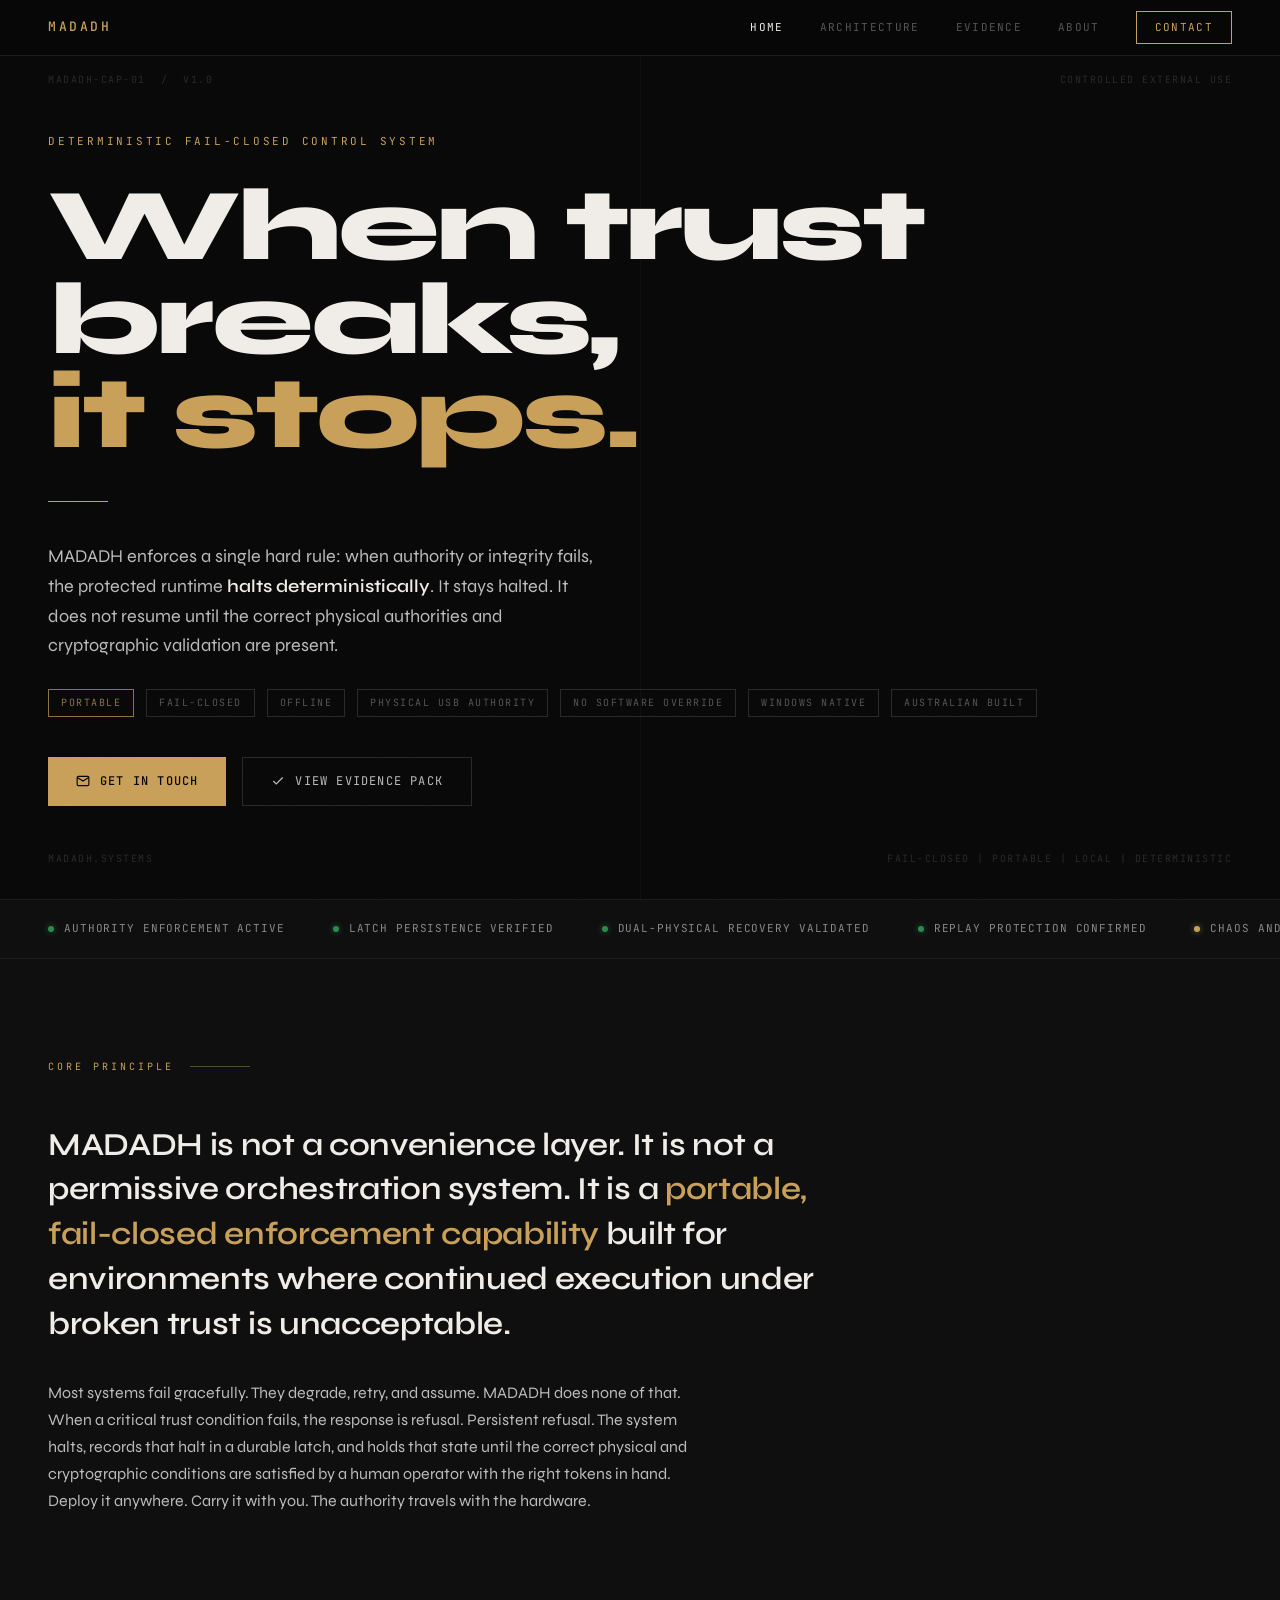
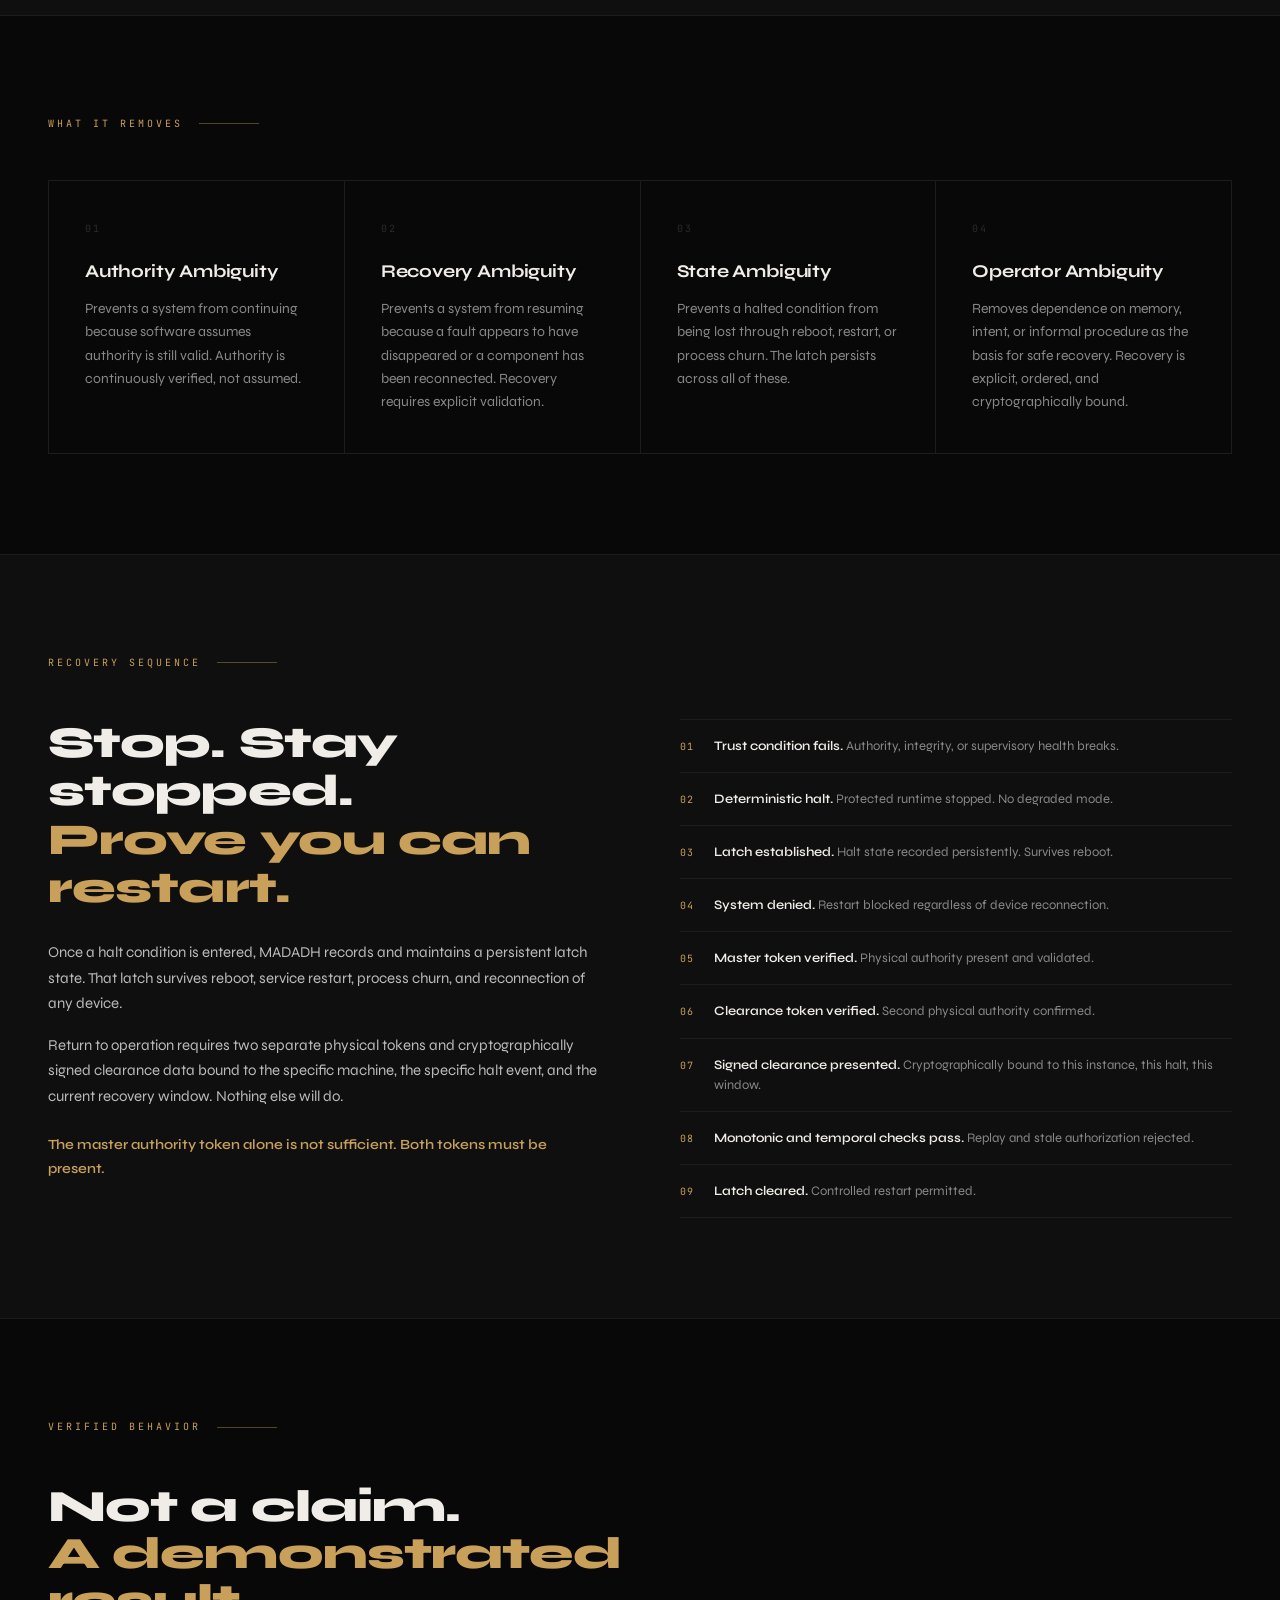
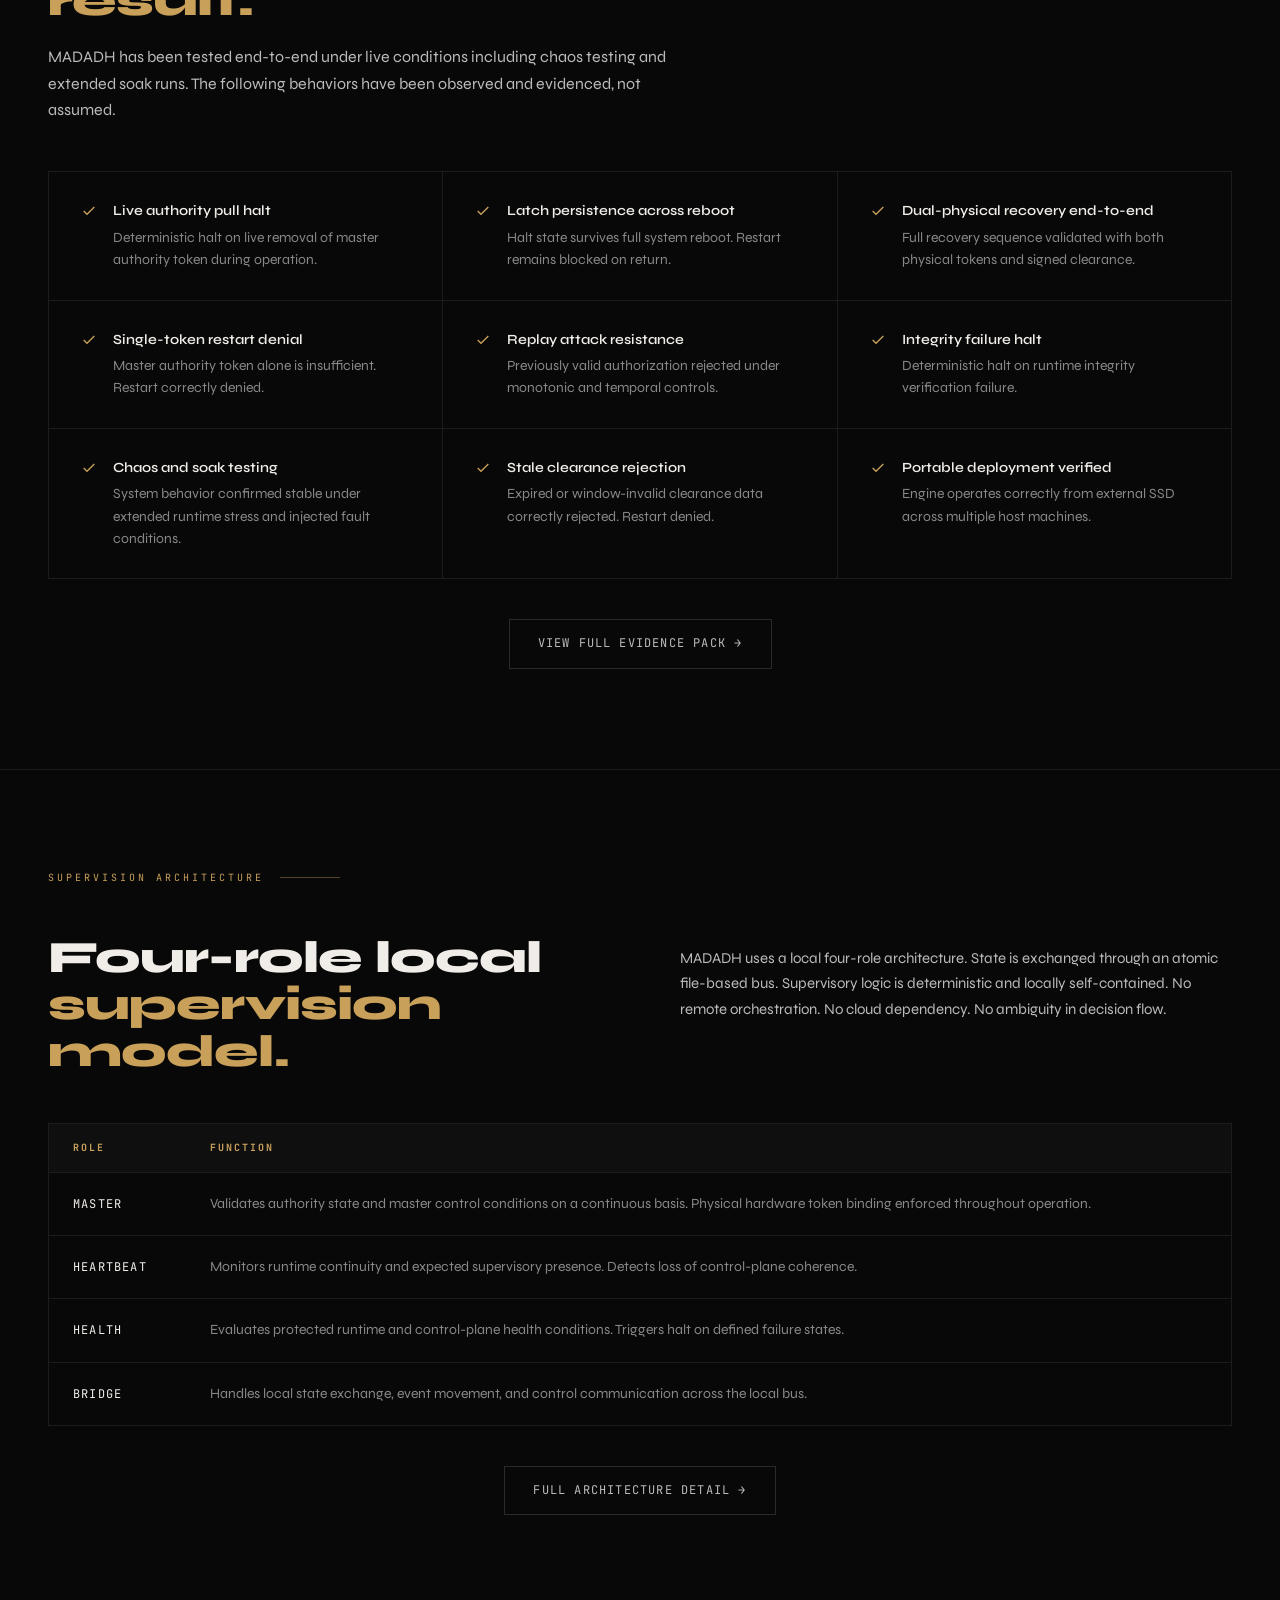
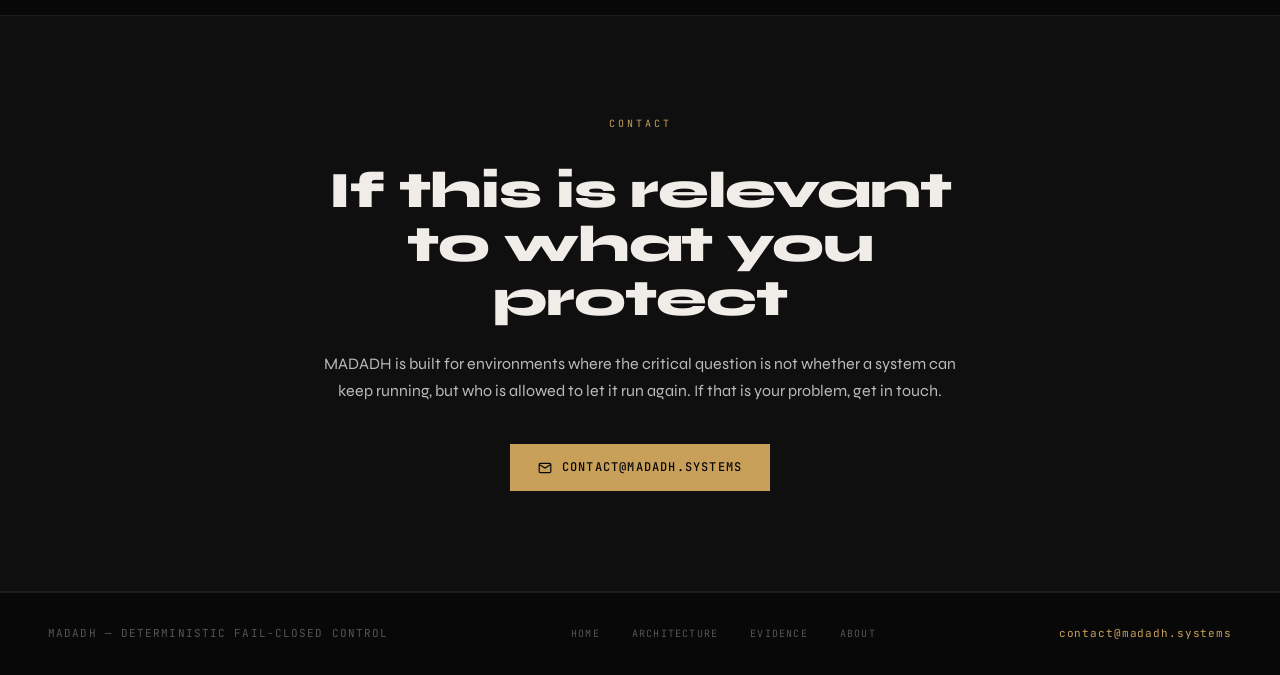
<file: index.html>
<!DOCTYPE html>
<html lang="en">
<head>
<meta charset="UTF-8">
<meta name="viewport" content="width=device-width, initial-scale=1.0">
<meta name="color-scheme" content="dark">
<meta name="description" content="MADADH - Deterministic fail-closed hardware security supervisor for Windows. Portable, offline, physical USB authority. No software override.">
<title>MADADH - Deterministic Fail-Closed Control</title>
<script>document.documentElement.classList.add('js');</script>
<link rel="stylesheet" href="style.css">
<style>
  .hero {
    min-height: 100vh;
    display: flex;
    flex-direction: column;
    justify-content: center;
    padding: 120px 48px 80px;
    position: relative;
    border-bottom: 1px solid var(--border);
    z-index: 1;
  }

  .hero-grid-line {
    position: absolute;
    top: 0; bottom: 0; left: 50%;
    width: 1px;
    background: var(--border);
    opacity: 0.4;
  }

  .hero-corner {
    position: absolute;
    font-family: 'JetBrains Mono', monospace;
    font-size: 10px;
    letter-spacing: 0.15em;
    color: var(--dim);
    text-transform: uppercase;
  }

  .hero-corner.tl { top: 72px; left: 48px; }
  .hero-corner.tr { top: 72px; right: 48px; text-align: right; }
  .hero-corner.bl { bottom: 32px; left: 48px; }
  .hero-corner.br { bottom: 32px; right: 48px; text-align: right; }

  .hero-eyebrow {
    font-family: 'JetBrains Mono', monospace;
    font-size: 11px;
    letter-spacing: 0.25em;
    text-transform: uppercase;
    color: var(--amber);
    margin-bottom: 28px;
    opacity: 0;
    animation: fadeUp 0.8s ease forwards 0.2s;
  }

  .hero-title {
    font-size: clamp(52px, 8vw, 110px);
    font-weight: 800;
    line-height: 0.92;
    letter-spacing: -0.03em;
    max-width: 900px;
    opacity: 0;
    animation: fadeUp 0.8s ease forwards 0.4s;
  }

  .hero-title em { font-style: normal; color: var(--amber); }

  .hero-rule {
    width: 60px; height: 1px;
    background: var(--amber);
    margin: 40px 0;
    opacity: 0;
    animation: fadeUp 0.8s ease forwards 0.6s;
  }

  .hero-sub {
    font-size: 18px;
    color: var(--light);
    max-width: 560px;
    line-height: 1.65;
    opacity: 0;
    animation: fadeUp 0.8s ease forwards 0.7s;
  }

  .hero-sub strong { color: var(--white); font-weight: 600; }

  .hero-tags {
    display: flex;
    gap: 12px;
    flex-wrap: wrap;
    margin-top: 28px;
    opacity: 0;
    animation: fadeUp 0.8s ease forwards 0.8s;
  }

  .hero-tag {
    font-family: 'JetBrains Mono', monospace;
    font-size: 10px;
    letter-spacing: 0.15em;
    text-transform: uppercase;
    color: var(--muted);
    border: 1px solid var(--dim);
    padding: 5px 12px;
  }

  .hero-tag.highlight {
    color: var(--amber);
    border-color: var(--amber);
    opacity: 0.7;
  }

  .hero-actions {
    display: flex;
    gap: 16px;
    margin-top: 40px;
    opacity: 0;
    animation: fadeUp 0.8s ease forwards 0.9s;
  }

  .principle-section { background: var(--off); }

  .principle-text {
    font-size: clamp(22px, 3vw, 32px);
    font-weight: 600;
    line-height: 1.4;
    letter-spacing: -0.01em;
    color: var(--white);
    max-width: 800px;
  }

  .principle-text span { color: var(--amber); }

  .principle-detail {
    margin-top: 32px;
    font-size: 16px;
    color: var(--light);
    line-height: 1.7;
    max-width: 640px;
  }

  .pillars-grid {
    display: grid;
    grid-template-columns: repeat(auto-fit, minmax(260px, 1fr));
    gap: 1px;
    background: var(--border);
    border: 1px solid var(--border);
    margin-top: 48px;
  }

  .pillar {
    background: var(--black);
    padding: 40px 36px;
    position: relative;
    overflow: hidden;
    transition: background 0.3s;
  }

  .pillar::before {
    content: '';
    position: absolute;
    top: 0; left: 0; right: 0;
    height: 2px;
    background: var(--amber);
    transform: scaleX(0);
    transform-origin: left;
    transition: transform 0.4s ease;
  }

  .pillar:hover { background: var(--off); }
  .pillar:hover::before { transform: scaleX(1); }

  .pillar-num {
    font-family: 'JetBrains Mono', monospace;
    font-size: 10px;
    letter-spacing: 0.2em;
    color: var(--dim);
    text-transform: uppercase;
    margin-bottom: 20px;
  }

  .pillar-title {
    font-size: 18px;
    font-weight: 700;
    letter-spacing: -0.01em;
    margin-bottom: 12px;
    color: var(--white);
  }

  .pillar-body { font-size: 14px; color: var(--mid); line-height: 1.65; }

  .halt-section { background: var(--off); }

  .halt-layout {
    display: grid;
    grid-template-columns: 1fr 1fr;
    gap: 80px;
    align-items: start;
  }

  .halt-left h2 {
    font-size: clamp(28px, 3.5vw, 44px);
    font-weight: 800;
    line-height: 1.1;
    letter-spacing: -0.02em;
    margin-bottom: 28px;
  }

  .halt-left h2 em { font-style: normal; color: var(--amber); }

  .halt-left p {
    font-size: 15px;
    color: var(--light);
    line-height: 1.7;
    margin-bottom: 16px;
  }

  .halt-sequence { display: flex; flex-direction: column; gap: 0; }

  .halt-step {
    display: flex;
    gap: 20px;
    padding: 16px 0;
    border-bottom: 1px solid var(--border);
    align-items: flex-start;
  }

  .halt-step:first-child { border-top: 1px solid var(--border); }

  .step-num {
    font-family: 'JetBrains Mono', monospace;
    font-size: 10px;
    letter-spacing: 0.1em;
    color: var(--amber);
    flex-shrink: 0;
    margin-top: 3px;
  }

  .step-text { font-size: 13px; color: var(--mid); line-height: 1.55; }
  .step-text strong { color: var(--white); font-weight: 600; }

  .verified-intro { max-width: 640px; margin-bottom: 48px; }

  .verified-intro h2 {
    font-size: clamp(28px, 3.5vw, 48px);
    font-weight: 800;
    line-height: 1.05;
    letter-spacing: -0.02em;
    margin-bottom: 20px;
  }

  .verified-intro h2 em { font-style: normal; color: var(--amber); }
  .verified-intro p { font-size: 16px; color: var(--light); line-height: 1.65; }

  .verified-grid {
    display: grid;
    grid-template-columns: repeat(auto-fit, minmax(320px, 1fr));
    gap: 1px;
    background: var(--border);
    border: 1px solid var(--border);
  }

  .verified-item {
    background: var(--black);
    padding: 28px 32px;
    display: flex;
    gap: 16px;
    align-items: flex-start;
    transition: background 0.2s;
  }

  .verified-item:hover { background: var(--off); }

  .check-icon {
    width: 16px; height: 16px;
    color: var(--amber);
    flex-shrink: 0;
    margin-top: 3px;
  }

  .verified-text { font-size: 14px; color: var(--mid); line-height: 1.6; }
  .verified-text strong { display: block; color: var(--white); font-weight: 600; margin-bottom: 4px; font-size: 14px; }

  .roles-header {
    display: grid;
    grid-template-columns: 1fr 1fr;
    gap: 80px;
    align-items: start;
    margin-bottom: 48px;
  }

  .roles-header h2 {
    font-size: clamp(28px, 3.5vw, 48px);
    font-weight: 800;
    line-height: 1.05;
    letter-spacing: -0.02em;
  }

  .roles-header h2 em { font-style: normal; color: var(--amber); }
  .roles-header p { font-size: 15px; color: var(--light); line-height: 1.7; margin-top: 12px; }

  .roles-table {
    width: 100%;
    border-collapse: collapse;
    border: 1px solid var(--border);
  }

  .roles-table th {
    font-family: 'JetBrains Mono', monospace;
    font-size: 10px;
    letter-spacing: 0.2em;
    text-transform: uppercase;
    color: var(--amber);
    text-align: left;
    padding: 16px 24px;
    border-bottom: 1px solid var(--border);
    background: var(--off);
  }

  .roles-table td {
    padding: 20px 24px;
    font-size: 14px;
    color: var(--mid);
    line-height: 1.6;
    border-bottom: 1px solid var(--border);
    vertical-align: top;
  }

  .roles-table tr:last-child td { border-bottom: none; }
  .roles-table tr:hover td { background: var(--off); }

  .role-name {
    font-family: 'JetBrains Mono', monospace;
    font-size: 12px;
    letter-spacing: 0.1em;
    color: var(--white);
    text-transform: uppercase;
    white-space: nowrap;
  }

  .cta-section { background: var(--off); }

  .cta-inner {
    max-width: 640px;
    margin: 0 auto;
    text-align: center;
  }

  .cta-eyebrow {
    font-family: 'JetBrains Mono', monospace;
    font-size: 10px;
    letter-spacing: 0.3em;
    text-transform: uppercase;
    color: var(--amber);
    margin-bottom: 32px;
  }

  .cta-inner h2 {
    font-size: clamp(32px, 4vw, 56px);
    font-weight: 800;
    line-height: 1.05;
    letter-spacing: -0.02em;
    margin-bottom: 24px;
  }

  .cta-inner p {
    font-size: 16px;
    color: var(--light);
    line-height: 1.7;
    margin-bottom: 40px;
  }

  .cta-fallback {
    margin-top: 16px;
    font-family: 'JetBrains Mono', monospace;
    font-size: 12px;
    letter-spacing: 0.04em;
    color: var(--mid);
    line-height: 1.6;
  }

  .cta-fallback a { color: var(--amber); text-decoration: none; }

  @media (max-width: 900px) {
    .hero { padding: 140px 24px 60px; }
    .hero-corner.tr, .hero-corner.br { display: none; }
    .halt-layout { grid-template-columns: 1fr; gap: 48px; }
    .roles-header { grid-template-columns: 1fr; gap: 24px; }
    .roles-table { display: block; overflow-x: auto; }
    .hero-actions { flex-direction: column; align-items: stretch; }
    .hero-actions a { justify-content: center; }
    .cta-section { padding: 80px 24px; }
  }
</style>
</head>
<body>

<header>
  <a class="logo" href="index.html" aria-label="MADADH home">MADADH</a>
  <nav>
    <a href="index.html" class="active">Home</a>
    <a href="architecture/index.html">Architecture</a>
    <a href="evidence/index.html">Evidence</a>
    <a href="about/index.html">About</a>
    <a href="#contact" onclick="event.preventDefault();document.getElementById('contact').scrollIntoView({behavior:'smooth'});" class="nav-contact">Contact</a>
  </nav>
</header>

<!-- HERO -->
<section class="hero">
  <div class="hero-grid-line"></div>
  <div class="hero-corner tl">MADADH-CAP-01 &nbsp;/&nbsp; v1.0</div>
  <div class="hero-corner tr">Controlled External Use</div>
  <div class="hero-corner bl">madadh.systems</div>
  <div class="hero-corner br">Fail-Closed | Portable | Local | Deterministic</div>

  <div class="hero-eyebrow">Deterministic Fail-Closed Control System</div>

  <h1 class="hero-title">
    When trust<br>breaks,<br><em>it stops.</em>
  </h1>

  <div class="hero-rule"></div>

  <p class="hero-sub">
    MADADH enforces a single hard rule: when authority or integrity fails, the protected runtime
    <strong>halts deterministically</strong>. It stays halted. It does not resume until the correct
    physical authorities and cryptographic validation are present.
  </p>

  <div class="hero-tags">
    <span class="hero-tag highlight">Portable</span>
    <span class="hero-tag">Fail-Closed</span>
    <span class="hero-tag">Offline</span>
    <span class="hero-tag">Physical USB Authority</span>
    <span class="hero-tag">No Software Override</span>
    <span class="hero-tag">Windows Native</span>
    <span class="hero-tag">Australian Built</span>
  </div>

  <div class="hero-actions">
    <a href="#contact" class="btn-primary" onclick="event.preventDefault();document.getElementById('contact').scrollIntoView({behavior:'smooth'});">
      <svg width="14" height="14" viewBox="0 0 24 24" fill="none" stroke="currentColor" stroke-width="2" aria-hidden="true"><path d="M4 4h16c1.1 0 2 .9 2 2v12c0 1.1-.9 2-2 2H4c-1.1 0-2-.9-2-2V6c0-1.1.9-2 2-2z"/><polyline points="22,6 12,12 2,6"/></svg>
      Get in Touch
    </a>
    <a href="evidence/index.html" class="btn-secondary">
      <svg width="14" height="14" viewBox="0 0 24 24" fill="none" stroke="currentColor" stroke-width="2" aria-hidden="true"><polyline points="20,6 9,17 4,12"/></svg>
      View Evidence Pack
    </a>
  </div>
</section>

<!-- STATUS STRIP -->
<div class="status-strip">
  <div class="status-item"><span class="status-dot"></span> Authority Enforcement Active</div>
  <div class="status-item"><span class="status-dot"></span> Latch Persistence Verified</div>
  <div class="status-item"><span class="status-dot"></span> Dual-Physical Recovery Validated</div>
  <div class="status-item"><span class="status-dot"></span> Replay Protection Confirmed</div>
  <div class="status-item"><span class="status-dot amber"></span> Chaos and Soak Testing Passed</div>
  <div class="status-item"><span class="status-dot"></span> Portable — Runs from External SSD</div>
</div>

<!-- PRINCIPLE -->
<section class="principle-section" id="principle">
  <div class="section-label">Core Principle</div>
  <div class="principle-inner reveal">
    <p class="principle-text">
      MADADH is not a convenience layer. It is not a permissive orchestration system.
      It is a <span>portable, fail-closed enforcement capability</span> built for environments
      where continued execution under broken trust is unacceptable.
    </p>
    <p class="principle-detail">
      Most systems fail gracefully. They degrade, retry, and assume. MADADH does none of that.
      When a critical trust condition fails, the response is refusal. Persistent refusal.
      The system halts, records that halt in a durable latch, and holds that state until
      the correct physical and cryptographic conditions are satisfied by a human operator
      with the right tokens in hand. Deploy it anywhere. Carry it with you. The authority travels with the hardware.
    </p>
  </div>
</section>

<!-- FOUR PILLARS -->
<section id="pillars">
  <div class="section-label">What It Removes</div>
  <div class="pillars-grid reveal">
    <div class="pillar">
      <div class="pillar-num">01</div>
      <div class="pillar-title">Authority Ambiguity</div>
      <p class="pillar-body">Prevents a system from continuing because software assumes authority is still valid. Authority is continuously verified, not assumed.</p>
    </div>
    <div class="pillar">
      <div class="pillar-num">02</div>
      <div class="pillar-title">Recovery Ambiguity</div>
      <p class="pillar-body">Prevents a system from resuming because a fault appears to have disappeared or a component has been reconnected. Recovery requires explicit validation.</p>
    </div>
    <div class="pillar">
      <div class="pillar-num">03</div>
      <div class="pillar-title">State Ambiguity</div>
      <p class="pillar-body">Prevents a halted condition from being lost through reboot, restart, or process churn. The latch persists across all of these.</p>
    </div>
    <div class="pillar">
      <div class="pillar-num">04</div>
      <div class="pillar-title">Operator Ambiguity</div>
      <p class="pillar-body">Removes dependence on memory, intent, or informal procedure as the basis for safe recovery. Recovery is explicit, ordered, and cryptographically bound.</p>
    </div>
  </div>
</section>

<!-- HALT MODEL -->
<section class="halt-section" id="model">
  <div class="section-label">Recovery Sequence</div>
  <div class="halt-layout">
    <div class="halt-left reveal">
      <h2>Stop. Stay stopped.<br><em>Prove you can restart.</em></h2>
      <p>Once a halt condition is entered, MADADH records and maintains a persistent latch state. That latch survives reboot, service restart, process churn, and reconnection of any device.</p>
      <p>Return to operation requires two separate physical tokens and cryptographically signed clearance data bound to the specific machine, the specific halt event, and the current recovery window. Nothing else will do.</p>
      <p style="color: var(--amber); font-size: 14px; font-weight: 600; margin-top: 24px;">The master authority token alone is not sufficient. Both tokens must be present.</p>
    </div>
    <div class="halt-right reveal">
      <div class="halt-sequence">
        <div class="halt-step"><span class="step-num">01</span><span class="step-text"><strong>Trust condition fails.</strong> Authority, integrity, or supervisory health breaks.</span></div>
        <div class="halt-step"><span class="step-num">02</span><span class="step-text"><strong>Deterministic halt.</strong> Protected runtime stopped. No degraded mode.</span></div>
        <div class="halt-step"><span class="step-num">03</span><span class="step-text"><strong>Latch established.</strong> Halt state recorded persistently. Survives reboot.</span></div>
        <div class="halt-step"><span class="step-num">04</span><span class="step-text"><strong>System denied.</strong> Restart blocked regardless of device reconnection.</span></div>
        <div class="halt-step"><span class="step-num">05</span><span class="step-text"><strong>Master token verified.</strong> Physical authority present and validated.</span></div>
        <div class="halt-step"><span class="step-num">06</span><span class="step-text"><strong>Clearance token verified.</strong> Second physical authority confirmed.</span></div>
        <div class="halt-step"><span class="step-num">07</span><span class="step-text"><strong>Signed clearance presented.</strong> Cryptographically bound to this instance, this halt, this window.</span></div>
        <div class="halt-step"><span class="step-num">08</span><span class="step-text"><strong>Monotonic and temporal checks pass.</strong> Replay and stale authorization rejected.</span></div>
        <div class="halt-step"><span class="step-num">09</span><span class="step-text"><strong>Latch cleared.</strong> Controlled restart permitted.</span></div>
      </div>
    </div>
  </div>
</section>

<!-- VERIFIED -->
<section id="verified">
  <div class="section-label">Verified Behavior</div>
  <div class="verified-intro reveal">
    <h2>Not a claim.<br><em>A demonstrated result.</em></h2>
    <p>MADADH has been tested end-to-end under live conditions including chaos testing and extended soak runs. The following behaviors have been observed and evidenced, not assumed.</p>
  </div>
  <div class="verified-grid reveal">
    <div class="verified-item">
      <svg class="check-icon" viewBox="0 0 24 24" fill="none" stroke="currentColor" stroke-width="2" aria-hidden="true"><polyline points="20,6 9,17 4,12"/></svg>
      <div class="verified-text"><strong>Live authority pull halt</strong>Deterministic halt on live removal of master authority token during operation.</div>
    </div>
    <div class="verified-item">
      <svg class="check-icon" viewBox="0 0 24 24" fill="none" stroke="currentColor" stroke-width="2" aria-hidden="true"><polyline points="20,6 9,17 4,12"/></svg>
      <div class="verified-text"><strong>Latch persistence across reboot</strong>Halt state survives full system reboot. Restart remains blocked on return.</div>
    </div>
    <div class="verified-item">
      <svg class="check-icon" viewBox="0 0 24 24" fill="none" stroke="currentColor" stroke-width="2" aria-hidden="true"><polyline points="20,6 9,17 4,12"/></svg>
      <div class="verified-text"><strong>Dual-physical recovery end-to-end</strong>Full recovery sequence validated with both physical tokens and signed clearance.</div>
    </div>
    <div class="verified-item">
      <svg class="check-icon" viewBox="0 0 24 24" fill="none" stroke="currentColor" stroke-width="2" aria-hidden="true"><polyline points="20,6 9,17 4,12"/></svg>
      <div class="verified-text"><strong>Single-token restart denial</strong>Master authority token alone is insufficient. Restart correctly denied.</div>
    </div>
    <div class="verified-item">
      <svg class="check-icon" viewBox="0 0 24 24" fill="none" stroke="currentColor" stroke-width="2" aria-hidden="true"><polyline points="20,6 9,17 4,12"/></svg>
      <div class="verified-text"><strong>Replay attack resistance</strong>Previously valid authorization rejected under monotonic and temporal controls.</div>
    </div>
    <div class="verified-item">
      <svg class="check-icon" viewBox="0 0 24 24" fill="none" stroke="currentColor" stroke-width="2" aria-hidden="true"><polyline points="20,6 9,17 4,12"/></svg>
      <div class="verified-text"><strong>Integrity failure halt</strong>Deterministic halt on runtime integrity verification failure.</div>
    </div>
    <div class="verified-item">
      <svg class="check-icon" viewBox="0 0 24 24" fill="none" stroke="currentColor" stroke-width="2" aria-hidden="true"><polyline points="20,6 9,17 4,12"/></svg>
      <div class="verified-text"><strong>Chaos and soak testing</strong>System behavior confirmed stable under extended runtime stress and injected fault conditions.</div>
    </div>
    <div class="verified-item">
      <svg class="check-icon" viewBox="0 0 24 24" fill="none" stroke="currentColor" stroke-width="2" aria-hidden="true"><polyline points="20,6 9,17 4,12"/></svg>
      <div class="verified-text"><strong>Stale clearance rejection</strong>Expired or window-invalid clearance data correctly rejected. Restart denied.</div>
    </div>
    <div class="verified-item">
      <svg class="check-icon" viewBox="0 0 24 24" fill="none" stroke="currentColor" stroke-width="2" aria-hidden="true"><polyline points="20,6 9,17 4,12"/></svg>
      <div class="verified-text"><strong>Portable deployment verified</strong>Engine operates correctly from external SSD across multiple host machines.</div>
    </div>
  </div>
  <div style="margin-top: 40px; text-align: center;">
    <a href="evidence/index.html" class="btn-secondary">View Full Evidence Pack &rarr;</a>
  </div>
</section>

<!-- ROLES -->
<section class="roles-section" id="roles">
  <div class="section-label">Supervision Architecture</div>
  <div class="roles-header reveal">
    <h2>Four-role local<br><em>supervision model.</em></h2>
    <p>MADADH uses a local four-role architecture. State is exchanged through an atomic file-based bus. Supervisory logic is deterministic and locally self-contained. No remote orchestration. No cloud dependency. No ambiguity in decision flow.</p>
  </div>
  <table class="roles-table reveal">
    <thead>
      <tr><th>Role</th><th>Function</th></tr>
    </thead>
    <tbody>
      <tr><td><span class="role-name">Master</span></td><td>Validates authority state and master control conditions on a continuous basis. Physical hardware token binding enforced throughout operation.</td></tr>
      <tr><td><span class="role-name">Heartbeat</span></td><td>Monitors runtime continuity and expected supervisory presence. Detects loss of control-plane coherence.</td></tr>
      <tr><td><span class="role-name">Health</span></td><td>Evaluates protected runtime and control-plane health conditions. Triggers halt on defined failure states.</td></tr>
      <tr><td><span class="role-name">Bridge</span></td><td>Handles local state exchange, event movement, and control communication across the local bus.</td></tr>
    </tbody>
  </table>
  <div style="margin-top: 40px; text-align:center;">
    <a href="architecture/index.html" class="btn-secondary">Full Architecture Detail &rarr;</a>
  </div>
</section>

<!-- CTA -->
<section class="cta-section" id="contact">
  <div class="cta-inner reveal">
    <div class="cta-eyebrow">Contact</div>
    <h2>If this is relevant<br>to what you protect</h2>
    <p>MADADH is built for environments where the critical question is not whether a system can keep running, but who is allowed to let it run again. If that is your problem, get in touch.</p>
    <a href="mailto:contact@madadh.systems" class="btn-primary">
      <svg width="14" height="14" viewBox="0 0 24 24" fill="none" stroke="currentColor" stroke-width="2" aria-hidden="true"><path d="M4 4h16c1.1 0 2 .9 2 2v12c0 1.1-.9 2-2 2H4c-1.1 0-2-.9-2-2V6c0-1.1.9-2 2-2z"/><polyline points="22,6 12,12 2,6"/></svg>
      contact@madadh.systems
    </a>
  </div>
</section>

<footer>
  <span class="footer-brand">MADADH &mdash; Deterministic Fail-Closed Control</span>
  <div class="footer-nav">
    <a href="index.html">Home</a>
    <a href="architecture/index.html">Architecture</a>
    <a href="evidence/index.html">Evidence</a>
    <a href="about/index.html">About</a>
  </div>
  <span class="footer-right"><a href="mailto:contact@madadh.systems">contact@madadh.systems</a></span>
</footer>

<script>
  document.querySelectorAll('.verified-item svg, .cta-section svg').forEach(i => {
    i.setAttribute('aria-hidden','true');
    i.setAttribute('focusable','false');
  });
  const obs = new IntersectionObserver(entries => {
    entries.forEach(e => { if(e.isIntersecting) { e.target.classList.add('visible'); obs.unobserve(e.target); }});
  }, {threshold: 0.1});
  document.querySelectorAll('.reveal').forEach(el => obs.observe(el));
</script>
</body>
</html>
</file>
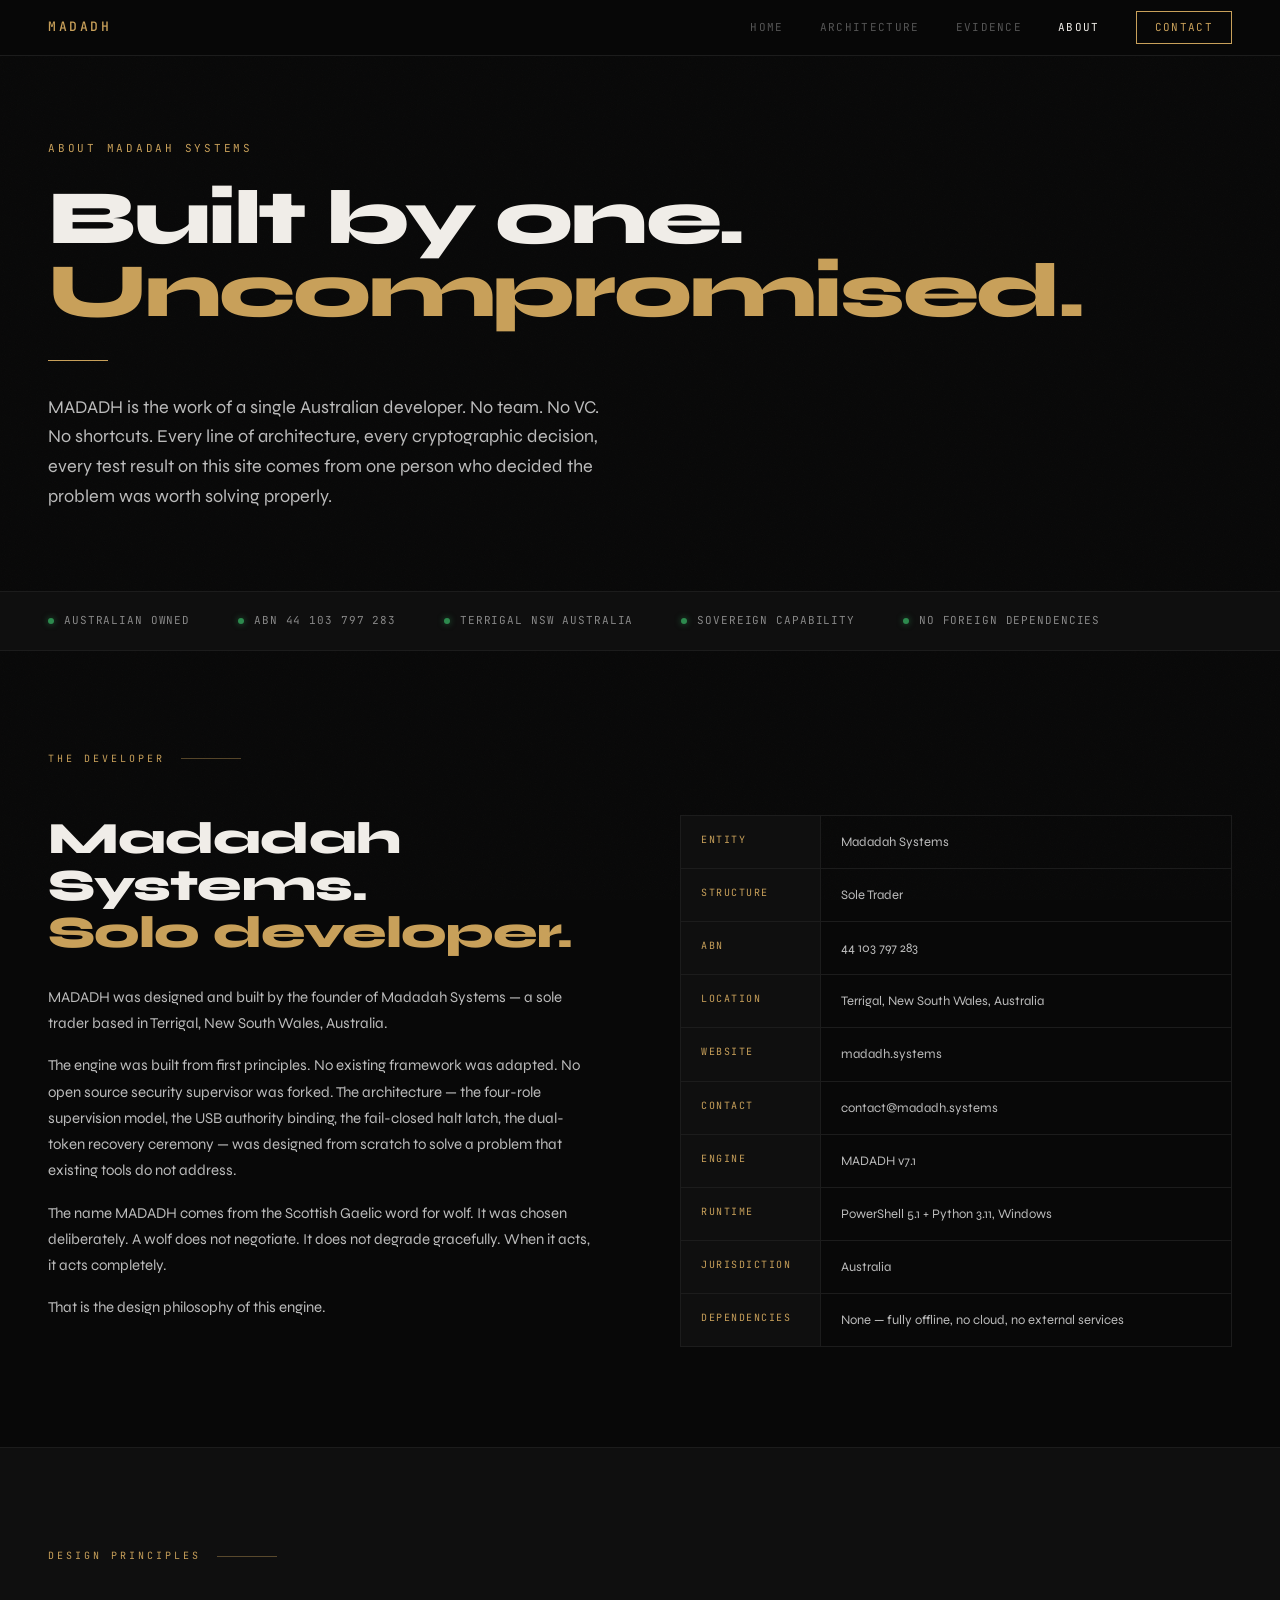
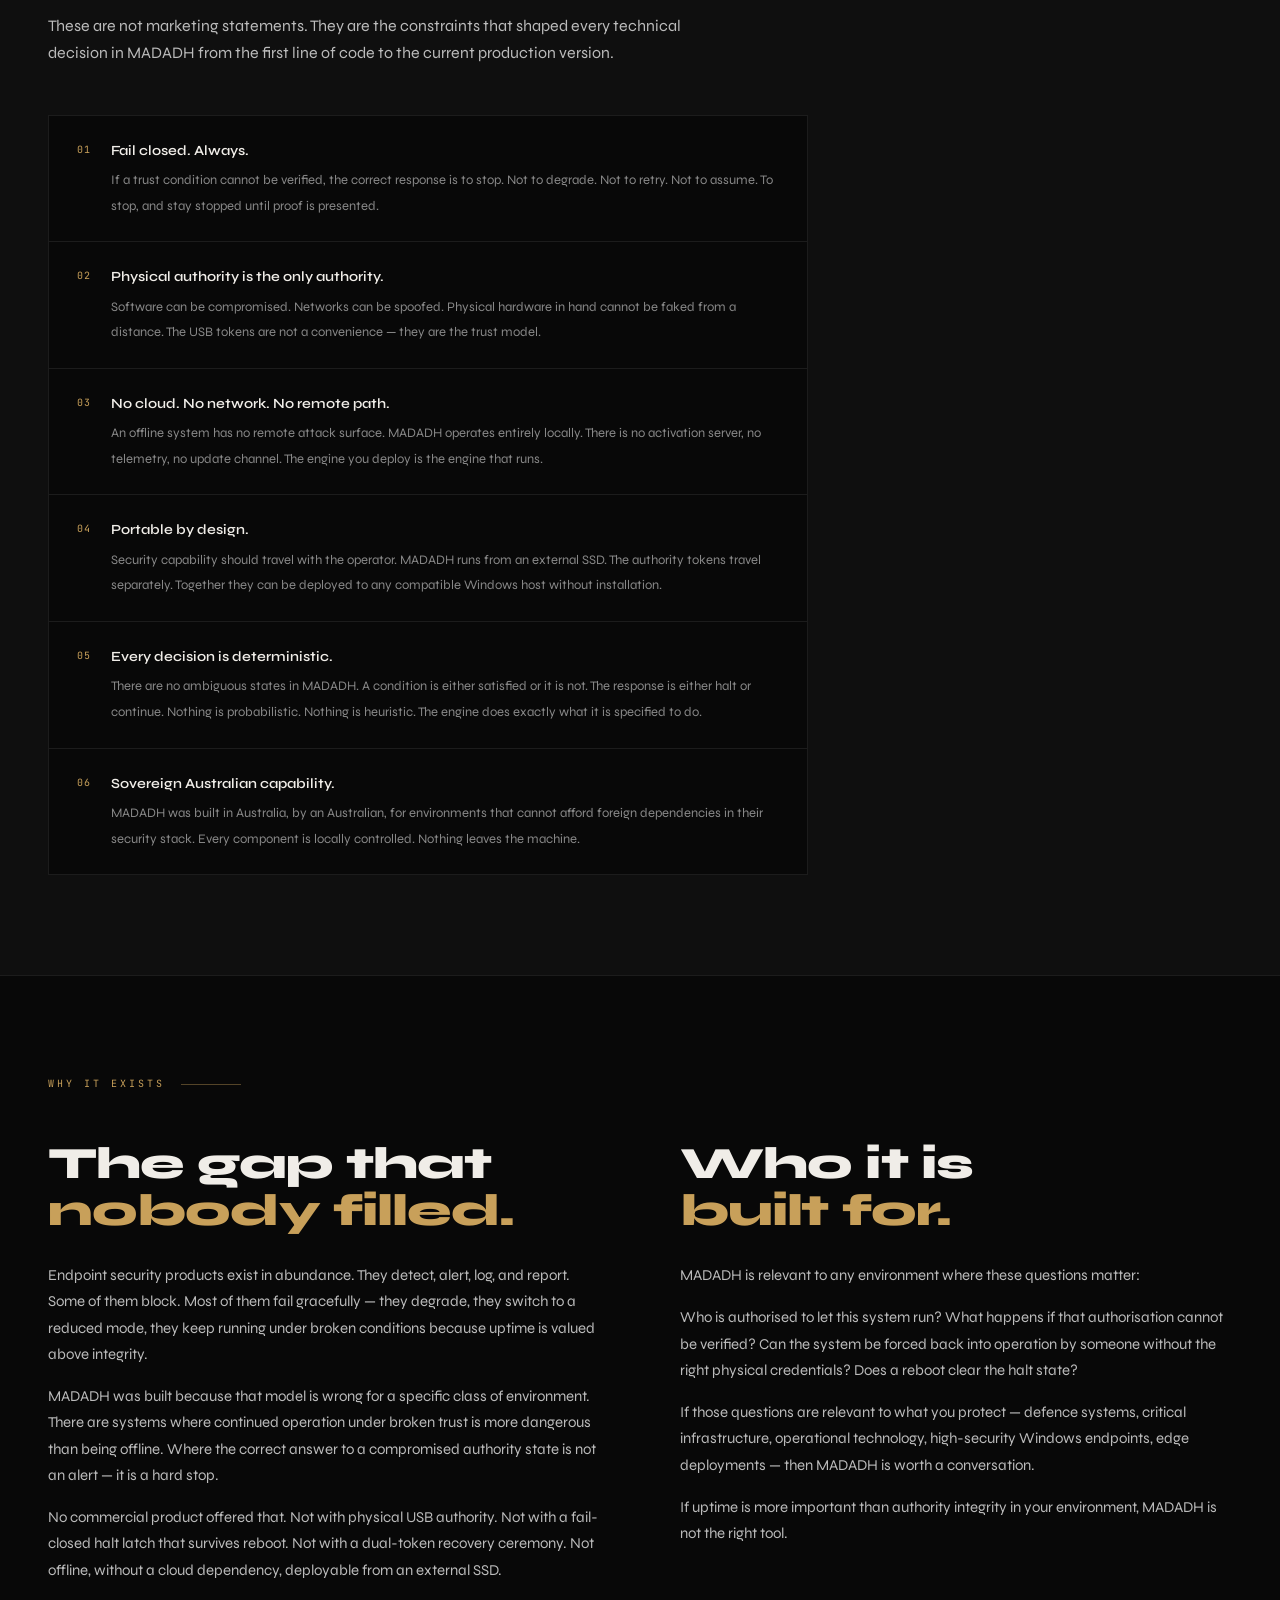
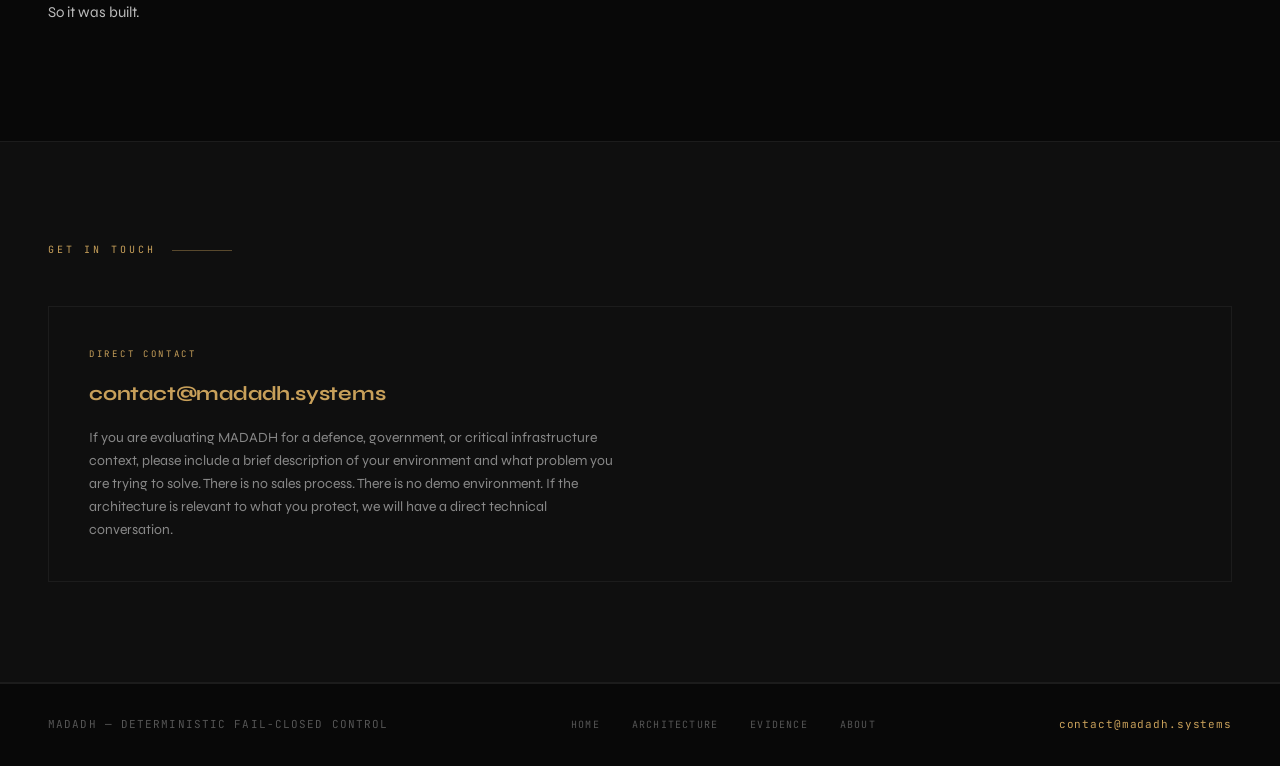
<file: about/index.html>
<!DOCTYPE html>
<html lang="en">
<head>
<meta charset="UTF-8">
<meta name="viewport" content="width=device-width, initial-scale=1.0">
<meta name="color-scheme" content="dark">
<meta name="description" content="About Madadah Systems - Australian solo developer building sovereign hardware security capability from Terrigal NSW.">
<title>About - MADADH</title>
<script>document.documentElement.classList.add('js');</script>
<link rel="stylesheet" href="../style.css">
<style>
  .about-grid {
    display: grid;
    grid-template-columns: 1fr 1fr;
    gap: 80px;
    align-items: start;
  }

  .about-grid h2 {
    font-size: clamp(28px, 3.5vw, 48px);
    font-weight: 800;
    line-height: 1.05;
    letter-spacing: -0.02em;
    margin-bottom: 28px;
  }

  .about-grid h2 em { font-style: normal; color: var(--amber); }

  .about-grid p {
    font-size: 15px;
    color: var(--light);
    line-height: 1.75;
    margin-bottom: 16px;
  }

  .detail-table {
    width: 100%;
    border-collapse: collapse;
    border: 1px solid var(--border);
  }

  .detail-table td {
    padding: 16px 20px;
    font-size: 13px;
    border-bottom: 1px solid var(--border);
    vertical-align: top;
    line-height: 1.55;
  }

  .detail-table tr:last-child td { border-bottom: none; }

  .detail-table td:first-child {
    font-family: 'JetBrains Mono', monospace;
    font-size: 10px;
    letter-spacing: 0.15em;
    text-transform: uppercase;
    color: var(--amber);
    white-space: nowrap;
    width: 140px;
    background: var(--off);
    border-right: 1px solid var(--border);
  }

  .detail-table td:last-child { color: var(--light); }

  .principle-block {
    background: var(--off);
  }

  .principle-list {
    display: flex;
    flex-direction: column;
    gap: 1px;
    border: 1px solid var(--border);
    background: var(--border);
    margin-top: 48px;
    max-width: 760px;
  }

  .principle-item {
    background: var(--black);
    padding: 24px 28px;
    display: flex;
    gap: 20px;
    align-items: flex-start;
    transition: background 0.2s;
  }

  .principle-item:hover { background: var(--off); }

  .principle-num {
    font-family: 'JetBrains Mono', monospace;
    font-size: 10px;
    color: var(--amber);
    letter-spacing: 0.1em;
    flex-shrink: 0;
    margin-top: 2px;
  }

  .principle-content strong {
    display: block;
    font-size: 14px;
    color: var(--white);
    margin-bottom: 4px;
    font-weight: 600;
  }

  .principle-content span {
    font-size: 13px;
    color: var(--mid);
    line-height: 1.6;
  }

  .contact-block {
    background: var(--off);
    border: 1px solid var(--border);
    padding: 40px;
    margin-top: 48px;
  }

  .contact-label {
    font-family: 'JetBrains Mono', monospace;
    font-size: 9px;
    letter-spacing: 0.3em;
    text-transform: uppercase;
    color: var(--amber);
    margin-bottom: 16px;
  }

  .contact-email {
    font-size: 20px;
    font-weight: 700;
    color: var(--white);
    letter-spacing: -0.01em;
    margin-bottom: 16px;
  }

  .contact-email a {
    color: var(--amber);
    text-decoration: none;
    transition: color 0.2s;
  }

  .contact-email a:hover { color: var(--amber2); }

  .contact-note {
    font-size: 14px;
    color: var(--mid);
    line-height: 1.65;
    max-width: 540px;
  }

  @media (max-width: 900px) {
    .about-grid { grid-template-columns: 1fr; gap: 40px; }
  }
</style>
</head>
<body>

<header>
  <a class="logo" href="../index.html">MADADH</a>
  <nav>
    <a href="../index.html">Home</a>
    <a href="../architecture/index.html">Architecture</a>
    <a href="../evidence/index.html">Evidence</a>
    <a href="index.html" class="active">About</a>
    <a href="../index.html#contact"  class="nav-contact">Contact</a>
  </nav>
</header>

<div class="page-hero">
  <div class="page-hero-eyebrow">About Madadah Systems</div>
  <h1>Built by one.<br><em>Uncompromised.</em></h1>
  <div class="page-hero-rule"></div>
  <p>MADADH is the work of a single Australian developer. No team. No VC. No shortcuts. Every line of architecture, every cryptographic decision, every test result on this site comes from one person who decided the problem was worth solving properly.</p>
</div>

<div class="status-strip">
  <div class="status-item"><span class="status-dot"></span> Australian Owned</div>
  <div class="status-item"><span class="status-dot"></span> ABN 44 103 797 283</div>
  <div class="status-item"><span class="status-dot"></span> Terrigal NSW Australia</div>
  <div class="status-item"><span class="status-dot"></span> Sovereign Capability</div>
  <div class="status-item"><span class="status-dot"></span> No Foreign Dependencies</div>
</div>

<!-- ABOUT -->
<section>
  <div class="section-label">The Developer</div>
  <div class="about-grid reveal">
    <div>
      <h2>Madadah Systems.<br><em>Solo developer.</em></h2>
      <p>MADADH was designed and built by the founder of Madadah Systems — a sole trader based in Terrigal, New South Wales, Australia.</p>
      <p>The engine was built from first principles. No existing framework was adapted. No open source security supervisor was forked. The architecture — the four-role supervision model, the USB authority binding, the fail-closed halt latch, the dual-token recovery ceremony — was designed from scratch to solve a problem that existing tools do not address.</p>
      <p>The name MADADH comes from the Scottish Gaelic word for wolf. It was chosen deliberately. A wolf does not negotiate. It does not degrade gracefully. When it acts, it acts completely.</p>
      <p>That is the design philosophy of this engine.</p>
    </div>
    <div>
      <table class="detail-table">
        <tbody>
          <tr><td>Entity</td><td>Madadah Systems</td></tr>
          <tr><td>Structure</td><td>Sole Trader</td></tr>
          <tr><td>ABN</td><td>44 103 797 283</td></tr>
          <tr><td>Location</td><td>Terrigal, New South Wales, Australia</td></tr>
          <tr><td>Website</td><td>madadh.systems</td></tr>
          <tr><td>Contact</td><td>contact@madadh.systems</td></tr>
          <tr><td>Engine</td><td>MADADH v7.1</td></tr>
          <tr><td>Runtime</td><td>PowerShell 5.1 + Python 3.11, Windows</td></tr>
          <tr><td>Jurisdiction</td><td>Australia</td></tr>
          <tr><td>Dependencies</td><td>None — fully offline, no cloud, no external services</td></tr>
        </tbody>
      </table>
    </div>
  </div>
</section>

<!-- PRINCIPLES -->
<section class="principle-block">
  <div class="section-label">Design Principles</div>
  <div class="reveal">
    <p style="font-size: 16px; color: var(--light); max-width: 640px; line-height: 1.7;">These are not marketing statements. They are the constraints that shaped every technical decision in MADADH from the first line of code to the current production version.</p>
  </div>
  <div class="principle-list reveal">
    <div class="principle-item">
      <div class="principle-num">01</div>
      <div class="principle-content"><strong>Fail closed. Always.</strong><span>If a trust condition cannot be verified, the correct response is to stop. Not to degrade. Not to retry. Not to assume. To stop, and stay stopped until proof is presented.</span></div>
    </div>
    <div class="principle-item">
      <div class="principle-num">02</div>
      <div class="principle-content"><strong>Physical authority is the only authority.</strong><span>Software can be compromised. Networks can be spoofed. Physical hardware in hand cannot be faked from a distance. The USB tokens are not a convenience — they are the trust model.</span></div>
    </div>
    <div class="principle-item">
      <div class="principle-num">03</div>
      <div class="principle-content"><strong>No cloud. No network. No remote path.</strong><span>An offline system has no remote attack surface. MADADH operates entirely locally. There is no activation server, no telemetry, no update channel. The engine you deploy is the engine that runs.</span></div>
    </div>
    <div class="principle-item">
      <div class="principle-num">04</div>
      <div class="principle-content"><strong>Portable by design.</strong><span>Security capability should travel with the operator. MADADH runs from an external SSD. The authority tokens travel separately. Together they can be deployed to any compatible Windows host without installation.</span></div>
    </div>
    <div class="principle-item">
      <div class="principle-num">05</div>
      <div class="principle-content"><strong>Every decision is deterministic.</strong><span>There are no ambiguous states in MADADH. A condition is either satisfied or it is not. The response is either halt or continue. Nothing is probabilistic. Nothing is heuristic. The engine does exactly what it is specified to do.</span></div>
    </div>
    <div class="principle-item">
      <div class="principle-num">06</div>
      <div class="principle-content"><strong>Sovereign Australian capability.</strong><span>MADADH was built in Australia, by an Australian, for environments that cannot afford foreign dependencies in their security stack. Every component is locally controlled. Nothing leaves the machine.</span></div>
    </div>
  </div>
</section>

<!-- WHY IT EXISTS -->
<section>
  <div class="section-label">Why It Exists</div>
  <div class="about-grid reveal">
    <div>
      <h2>The gap that<br><em>nobody filled.</em></h2>
      <p>Endpoint security products exist in abundance. They detect, alert, log, and report. Some of them block. Most of them fail gracefully — they degrade, they switch to a reduced mode, they keep running under broken conditions because uptime is valued above integrity.</p>
      <p>MADADH was built because that model is wrong for a specific class of environment. There are systems where continued operation under broken trust is more dangerous than being offline. Where the correct answer to a compromised authority state is not an alert — it is a hard stop.</p>
      <p>No commercial product offered that. Not with physical USB authority. Not with a fail-closed halt latch that survives reboot. Not with a dual-token recovery ceremony. Not offline, without a cloud dependency, deployable from an external SSD.</p>
      <p>So it was built.</p>
    </div>
    <div>
      <h2>Who it is<br><em>built for.</em></h2>
      <p>MADADH is relevant to any environment where these questions matter:</p>
      <p>Who is authorised to let this system run? What happens if that authorisation cannot be verified? Can the system be forced back into operation by someone without the right physical credentials? Does a reboot clear the halt state?</p>
      <p>If those questions are relevant to what you protect — defence systems, critical infrastructure, operational technology, high-security Windows endpoints, edge deployments — then MADADH is worth a conversation.</p>
      <p>If uptime is more important than authority integrity in your environment, MADADH is not the right tool.</p>
    </div>
  </div>
</section>

<!-- CONTACT -->
<section style="background: var(--off);">
  <div class="section-label">Get in Touch</div>
  <div class="reveal">
    <div class="contact-block">
      <div class="contact-label">Direct Contact</div>
      <div class="contact-email"><a href="mailto:contact@madadh.systems">contact@madadh.systems</a></div>
      <p class="contact-note">If you are evaluating MADADH for a defence, government, or critical infrastructure context, please include a brief description of your environment and what problem you are trying to solve. There is no sales process. There is no demo environment. If the architecture is relevant to what you protect, we will have a direct technical conversation.</p>
    </div>
  </div>
</section>

<footer>
  <span class="footer-brand">MADADH &mdash; Deterministic Fail-Closed Control</span>
  <div class="footer-nav">
    <a href="../index.html">Home</a>
    <a href="../architecture/index.html">Architecture</a>
    <a href="../evidence/index.html">Evidence</a>
    <a href="index.html">About</a>
  </div>
  <span class="footer-right"><a href="mailto:contact@madadh.systems">contact@madadh.systems</a></span>
</footer>

<script>
  const obs = new IntersectionObserver(entries => {
    entries.forEach(e => { if(e.isIntersecting) { e.target.classList.add('visible'); obs.unobserve(e.target); }});
  }, {threshold: 0.1});
  document.querySelectorAll('.reveal').forEach(el => obs.observe(el));
</script>
</body>
</html>
</file>
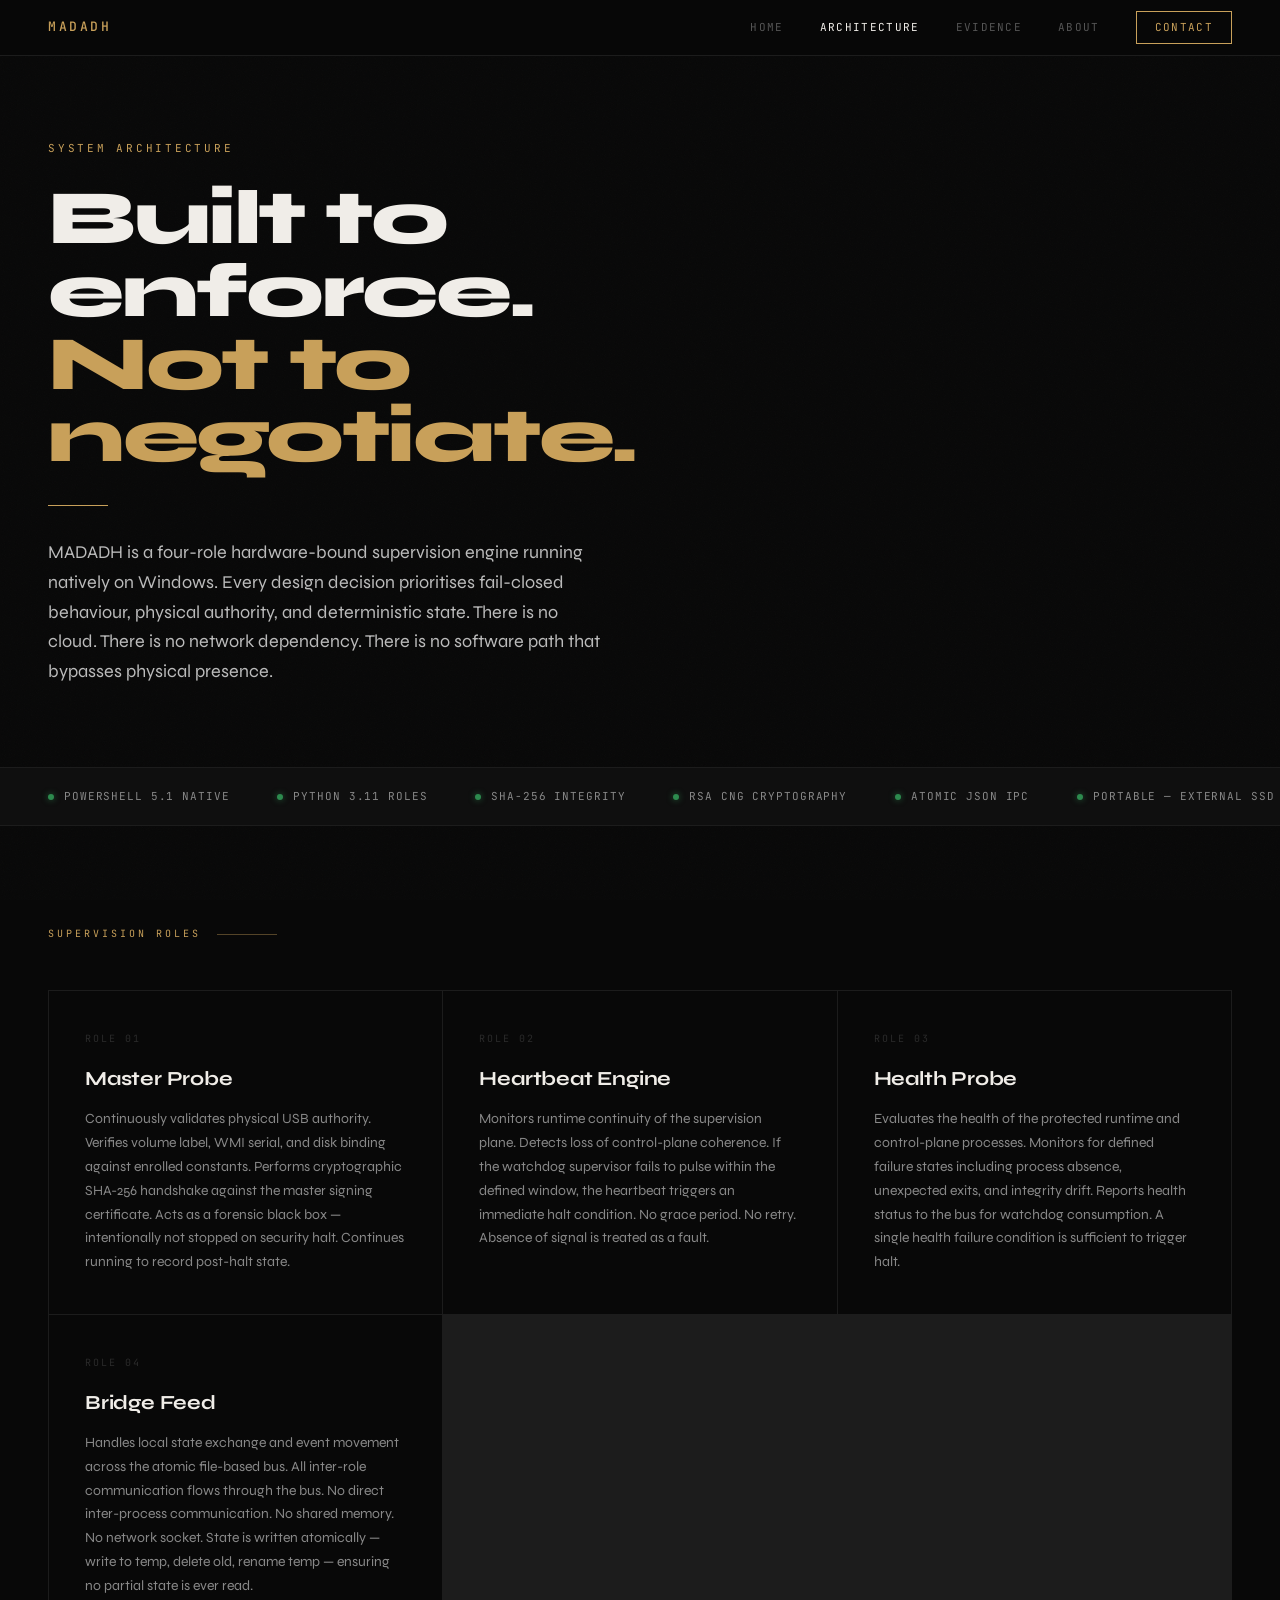
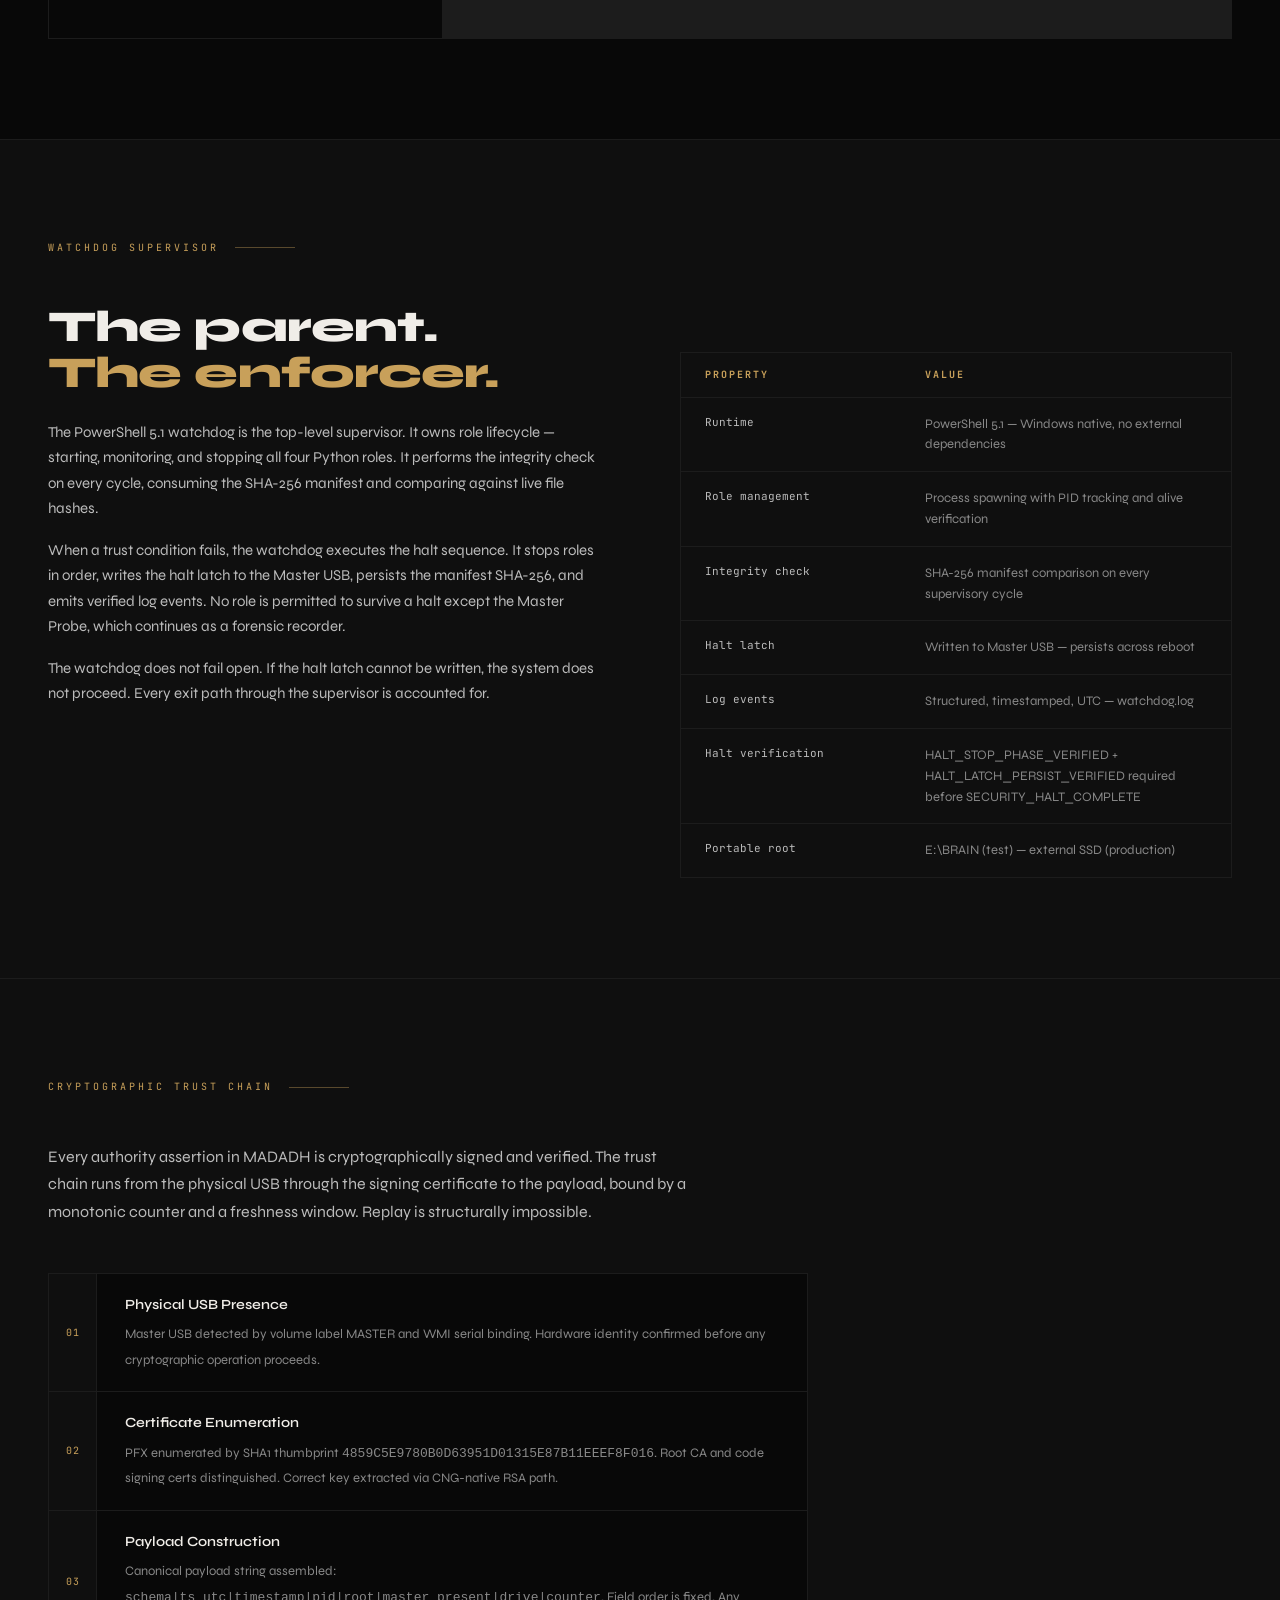
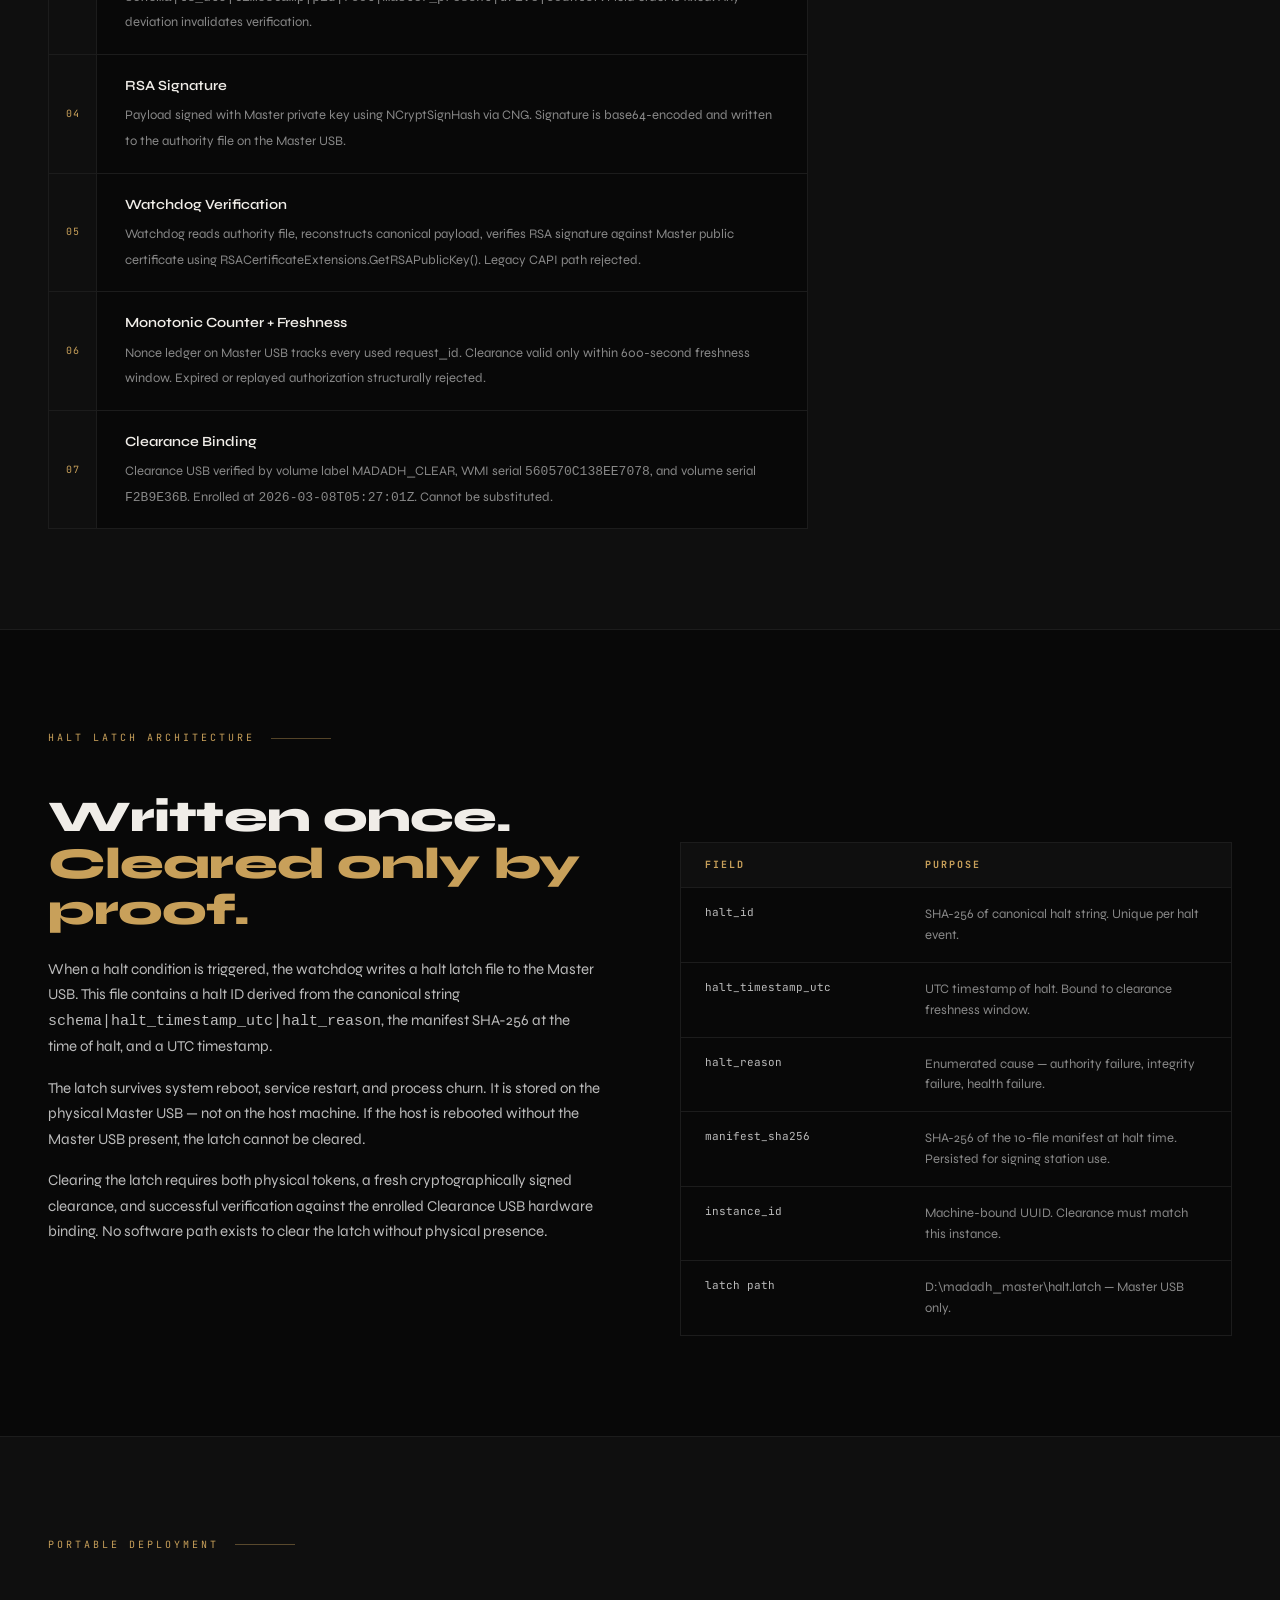
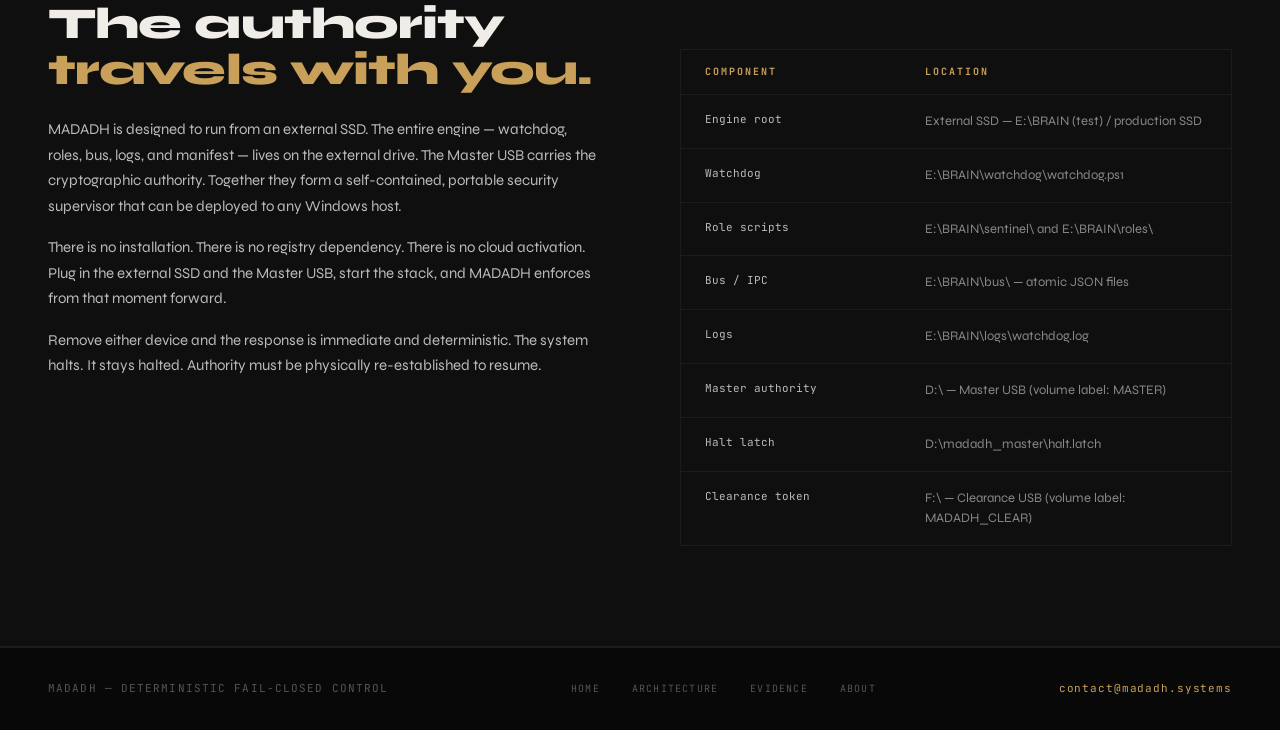
<file: architecture/index.html>
<!DOCTYPE html>
<html lang="en">
<head>
<meta charset="UTF-8">
<meta name="viewport" content="width=device-width, initial-scale=1.0">
<meta name="color-scheme" content="dark">
<meta name="description" content="MADADH Architecture - Four-role supervision model, cryptographic enforcement, USB hardware binding, and fail-closed halt latch design.">
<title>Architecture - MADADH</title>
<script>document.documentElement.classList.add('js');</script>
<link rel="stylesheet" href="../style.css">
<style>
  .arch-grid {
    display: grid;
    grid-template-columns: repeat(auto-fit, minmax(300px, 1fr));
    gap: 1px;
    background: var(--border);
    border: 1px solid var(--border);
    margin-top: 48px;
  }

  .arch-card {
    background: var(--black);
    padding: 40px 36px;
    position: relative;
    transition: background 0.3s;
  }

  .arch-card:hover { background: var(--off); }

  .arch-card::before {
    content: '';
    position: absolute;
    top: 0; left: 0; right: 0;
    height: 2px;
    background: var(--amber);
    transform: scaleX(0);
    transform-origin: left;
    transition: transform 0.4s ease;
  }

  .arch-card:hover::before { transform: scaleX(1); }

  .arch-num {
    font-family: 'JetBrains Mono', monospace;
    font-size: 10px;
    letter-spacing: 0.2em;
    color: var(--dim);
    text-transform: uppercase;
    margin-bottom: 16px;
  }

  .arch-title {
    font-size: 20px;
    font-weight: 700;
    color: var(--white);
    margin-bottom: 12px;
    letter-spacing: -0.01em;
  }

  .arch-body { font-size: 14px; color: var(--mid); line-height: 1.7; }

  .arch-body code {
    font-family: 'JetBrains Mono', monospace;
    font-size: 11px;
    color: var(--amber);
    background: var(--off);
    padding: 2px 6px;
    border: 1px solid var(--border);
  }

  .chain-section { background: var(--off); }

  .chain {
    display: flex;
    flex-direction: column;
    gap: 0;
    max-width: 760px;
    margin-top: 48px;
    border: 1px solid var(--border);
  }

  .chain-step {
    display: grid;
    grid-template-columns: 48px 1fr;
    gap: 0;
    border-bottom: 1px solid var(--border);
  }

  .chain-step:last-child { border-bottom: none; }

  .chain-num {
    font-family: 'JetBrains Mono', monospace;
    font-size: 10px;
    color: var(--amber);
    letter-spacing: 0.1em;
    display: flex;
    align-items: center;
    justify-content: center;
    border-right: 1px solid var(--border);
    background: var(--off);
    padding: 20px 0;
  }

  .chain-content {
    padding: 20px 28px;
    background: var(--black);
  }

  .chain-content strong {
    display: block;
    font-size: 14px;
    color: var(--white);
    margin-bottom: 4px;
    font-weight: 600;
  }

  .chain-content span {
    font-size: 13px;
    color: var(--mid);
    line-height: 1.55;
  }

  .spec-table {
    width: 100%;
    border-collapse: collapse;
    border: 1px solid var(--border);
    margin-top: 48px;
  }

  .spec-table th {
    font-family: 'JetBrains Mono', monospace;
    font-size: 10px;
    letter-spacing: 0.2em;
    text-transform: uppercase;
    color: var(--amber);
    text-align: left;
    padding: 14px 24px;
    border-bottom: 1px solid var(--border);
    background: var(--off);
  }

  .spec-table td {
    padding: 16px 24px;
    font-size: 13px;
    color: var(--mid);
    border-bottom: 1px solid var(--border);
    vertical-align: top;
    line-height: 1.6;
  }

  .spec-table td:first-child {
    font-family: 'JetBrains Mono', monospace;
    font-size: 11px;
    color: var(--light);
    white-space: nowrap;
    width: 220px;
  }

  .spec-table tr:last-child td { border-bottom: none; }
  .spec-table tr:hover td { background: var(--off); }

  .two-col {
    display: grid;
    grid-template-columns: 1fr 1fr;
    gap: 80px;
    align-items: start;
  }

  .two-col h2 {
    font-size: clamp(28px, 3.5vw, 44px);
    font-weight: 800;
    line-height: 1.05;
    letter-spacing: -0.02em;
    margin-bottom: 24px;
  }

  .two-col h2 em { font-style: normal; color: var(--amber); }
  .two-col p { font-size: 15px; color: var(--light); line-height: 1.7; margin-bottom: 16px; }

  @media (max-width: 900px) {
    .two-col { grid-template-columns: 1fr; gap: 40px; }
  }
</style>
</head>
<body>

<header>
  <a class="logo" href="../index.html">MADADH</a>
  <nav>
    <a href="../index.html">Home</a>
    <a href="index.html" class="active">Architecture</a>
    <a href="../evidence/index.html">Evidence</a>
    <a href="../about/index.html">About</a>
    <a href="../index.html#contact"  class="nav-contact">Contact</a>
  </nav>
</header>

<div class="page-hero">
  <div class="page-hero-eyebrow">System Architecture</div>
  <h1>Built to enforce.<br><em>Not to negotiate.</em></h1>
  <div class="page-hero-rule"></div>
  <p>MADADH is a four-role hardware-bound supervision engine running natively on Windows. Every design decision prioritises fail-closed behaviour, physical authority, and deterministic state. There is no cloud. There is no network dependency. There is no software path that bypasses physical presence.</p>
</div>

<div class="status-strip">
  <div class="status-item"><span class="status-dot"></span> PowerShell 5.1 Native</div>
  <div class="status-item"><span class="status-dot"></span> Python 3.11 Roles</div>
  <div class="status-item"><span class="status-dot"></span> SHA-256 Integrity</div>
  <div class="status-item"><span class="status-dot"></span> RSA CNG Cryptography</div>
  <div class="status-item"><span class="status-dot"></span> Atomic JSON IPC</div>
  <div class="status-item"><span class="status-dot"></span> Portable — External SSD</div>
</div>

<!-- FOUR ROLES -->
<section>
  <div class="section-label">Supervision Roles</div>
  <div class="arch-grid reveal">
    <div class="arch-card">
      <div class="arch-num">Role 01</div>
      <div class="arch-title">Master Probe</div>
      <p class="arch-body">Continuously validates physical USB authority. Verifies volume label, WMI serial, and disk binding against enrolled constants. Performs cryptographic SHA-256 handshake against the master signing certificate. Acts as a forensic black box — intentionally not stopped on security halt. Continues running to record post-halt state.</p>
    </div>
    <div class="arch-card">
      <div class="arch-num">Role 02</div>
      <div class="arch-title">Heartbeat Engine</div>
      <p class="arch-body">Monitors runtime continuity of the supervision plane. Detects loss of control-plane coherence. If the watchdog supervisor fails to pulse within the defined window, the heartbeat triggers an immediate halt condition. No grace period. No retry. Absence of signal is treated as a fault.</p>
    </div>
    <div class="arch-card">
      <div class="arch-num">Role 03</div>
      <div class="arch-title">Health Probe</div>
      <p class="arch-body">Evaluates the health of the protected runtime and control-plane processes. Monitors for defined failure states including process absence, unexpected exits, and integrity drift. Reports health status to the bus for watchdog consumption. A single health failure condition is sufficient to trigger halt.</p>
    </div>
    <div class="arch-card">
      <div class="arch-num">Role 04</div>
      <div class="arch-title">Bridge Feed</div>
      <p class="arch-body">Handles local state exchange and event movement across the atomic file-based bus. All inter-role communication flows through the bus. No direct inter-process communication. No shared memory. No network socket. State is written atomically — write to temp, delete old, rename temp — ensuring no partial state is ever read.</p>
    </div>
  </div>
</section>

<!-- WATCHDOG -->
<section style="background: var(--off);">
  <div class="section-label">Watchdog Supervisor</div>
  <div class="two-col reveal">
    <div>
      <h2>The parent.<br><em>The enforcer.</em></h2>
      <p>The PowerShell 5.1 watchdog is the top-level supervisor. It owns role lifecycle — starting, monitoring, and stopping all four Python roles. It performs the integrity check on every cycle, consuming the SHA-256 manifest and comparing against live file hashes.</p>
      <p>When a trust condition fails, the watchdog executes the halt sequence. It stops roles in order, writes the halt latch to the Master USB, persists the manifest SHA-256, and emits verified log events. No role is permitted to survive a halt except the Master Probe, which continues as a forensic recorder.</p>
      <p>The watchdog does not fail open. If the halt latch cannot be written, the system does not proceed. Every exit path through the supervisor is accounted for.</p>
    </div>
    <div>
      <table class="spec-table">
        <thead><tr><th>Property</th><th>Value</th></tr></thead>
        <tbody>
          <tr><td>Runtime</td><td>PowerShell 5.1 — Windows native, no external dependencies</td></tr>
          <tr><td>Role management</td><td>Process spawning with PID tracking and alive verification</td></tr>
          <tr><td>Integrity check</td><td>SHA-256 manifest comparison on every supervisory cycle</td></tr>
          <tr><td>Halt latch</td><td>Written to Master USB — persists across reboot</td></tr>
          <tr><td>Log events</td><td>Structured, timestamped, UTC — watchdog.log</td></tr>
          <tr><td>Halt verification</td><td>HALT_STOP_PHASE_VERIFIED + HALT_LATCH_PERSIST_VERIFIED required before SECURITY_HALT_COMPLETE</td></tr>
          <tr><td>Portable root</td><td>E:\BRAIN (test) — external SSD (production)</td></tr>
        </tbody>
      </table>
    </div>
  </div>
</section>

<!-- CRYPTOGRAPHIC CHAIN -->
<section class="chain-section">
  <div class="section-label">Cryptographic Trust Chain</div>
  <div class="reveal">
    <p style="font-size: 16px; color: var(--light); max-width: 640px; line-height: 1.7;">Every authority assertion in MADADH is cryptographically signed and verified. The trust chain runs from the physical USB through the signing certificate to the payload, bound by a monotonic counter and a freshness window. Replay is structurally impossible.</p>
  </div>
  <div class="chain reveal">
    <div class="chain-step">
      <div class="chain-num">01</div>
      <div class="chain-content"><strong>Physical USB Presence</strong><span>Master USB detected by volume label MASTER and WMI serial binding. Hardware identity confirmed before any cryptographic operation proceeds.</span></div>
    </div>
    <div class="chain-step">
      <div class="chain-num">02</div>
      <div class="chain-content"><strong>Certificate Enumeration</strong><span>PFX enumerated by SHA1 thumbprint <code>4859C5E9780B0D63951D01315E87B11EEEF8F016</code>. Root CA and code signing certs distinguished. Correct key extracted via CNG-native RSA path.</span></div>
    </div>
    <div class="chain-step">
      <div class="chain-num">03</div>
      <div class="chain-content"><strong>Payload Construction</strong><span>Canonical payload string assembled: <code>schema|ts_utc|timestamp|pid|root|master_present|drive|counter</code>. Field order is fixed. Any deviation invalidates verification.</span></div>
    </div>
    <div class="chain-step">
      <div class="chain-num">04</div>
      <div class="chain-content"><strong>RSA Signature</strong><span>Payload signed with Master private key using NCryptSignHash via CNG. Signature is base64-encoded and written to the authority file on the Master USB.</span></div>
    </div>
    <div class="chain-step">
      <div class="chain-num">05</div>
      <div class="chain-content"><strong>Watchdog Verification</strong><span>Watchdog reads authority file, reconstructs canonical payload, verifies RSA signature against Master public certificate using RSACertificateExtensions.GetRSAPublicKey(). Legacy CAPI path rejected.</span></div>
    </div>
    <div class="chain-step">
      <div class="chain-num">06</div>
      <div class="chain-content"><strong>Monotonic Counter + Freshness</strong><span>Nonce ledger on Master USB tracks every used request_id. Clearance valid only within 600-second freshness window. Expired or replayed authorization structurally rejected.</span></div>
    </div>
    <div class="chain-step">
      <div class="chain-num">07</div>
      <div class="chain-content"><strong>Clearance Binding</strong><span>Clearance USB verified by volume label MADADH_CLEAR, WMI serial <code>560570C138EE7078</code>, and volume serial <code>F2B9E36B</code>. Enrolled at <code>2026-03-08T05:27:01Z</code>. Cannot be substituted.</span></div>
    </div>
  </div>
</section>

<!-- HALT LATCH -->
<section>
  <div class="section-label">Halt Latch Architecture</div>
  <div class="two-col reveal">
    <div>
      <h2>Written once.<br><em>Cleared only by proof.</em></h2>
      <p>When a halt condition is triggered, the watchdog writes a halt latch file to the Master USB. This file contains a halt ID derived from the canonical string <code>schema|halt_timestamp_utc|halt_reason</code>, the manifest SHA-256 at the time of halt, and a UTC timestamp.</p>
      <p>The latch survives system reboot, service restart, and process churn. It is stored on the physical Master USB — not on the host machine. If the host is rebooted without the Master USB present, the latch cannot be cleared.</p>
      <p>Clearing the latch requires both physical tokens, a fresh cryptographically signed clearance, and successful verification against the enrolled Clearance USB hardware binding. No software path exists to clear the latch without physical presence.</p>
    </div>
    <div>
      <table class="spec-table">
        <thead><tr><th>Field</th><th>Purpose</th></tr></thead>
        <tbody>
          <tr><td>halt_id</td><td>SHA-256 of canonical halt string. Unique per halt event.</td></tr>
          <tr><td>halt_timestamp_utc</td><td>UTC timestamp of halt. Bound to clearance freshness window.</td></tr>
          <tr><td>halt_reason</td><td>Enumerated cause — authority failure, integrity failure, health failure.</td></tr>
          <tr><td>manifest_sha256</td><td>SHA-256 of the 10-file manifest at halt time. Persisted for signing station use.</td></tr>
          <tr><td>instance_id</td><td>Machine-bound UUID. Clearance must match this instance.</td></tr>
          <tr><td>latch path</td><td>D:\madadh_master\halt.latch — Master USB only.</td></tr>
        </tbody>
      </table>
    </div>
  </div>
</section>

<!-- PORTABLE -->
<section style="background: var(--off);">
  <div class="section-label">Portable Deployment</div>
  <div class="two-col reveal">
    <div>
      <h2>The authority<br><em>travels with you.</em></h2>
      <p>MADADH is designed to run from an external SSD. The entire engine — watchdog, roles, bus, logs, and manifest — lives on the external drive. The Master USB carries the cryptographic authority. Together they form a self-contained, portable security supervisor that can be deployed to any Windows host.</p>
      <p>There is no installation. There is no registry dependency. There is no cloud activation. Plug in the external SSD and the Master USB, start the stack, and MADADH enforces from that moment forward.</p>
      <p>Remove either device and the response is immediate and deterministic. The system halts. It stays halted. Authority must be physically re-established to resume.</p>
    </div>
    <div>
      <table class="spec-table">
        <thead><tr><th>Component</th><th>Location</th></tr></thead>
        <tbody>
          <tr><td>Engine root</td><td>External SSD — E:\BRAIN (test) / production SSD</td></tr>
          <tr><td>Watchdog</td><td>E:\BRAIN\watchdog\watchdog.ps1</td></tr>
          <tr><td>Role scripts</td><td>E:\BRAIN\sentinel\ and E:\BRAIN\roles\</td></tr>
          <tr><td>Bus / IPC</td><td>E:\BRAIN\bus\ — atomic JSON files</td></tr>
          <tr><td>Logs</td><td>E:\BRAIN\logs\watchdog.log</td></tr>
          <tr><td>Master authority</td><td>D:\ — Master USB (volume label: MASTER)</td></tr>
          <tr><td>Halt latch</td><td>D:\madadh_master\halt.latch</td></tr>
          <tr><td>Clearance token</td><td>F:\ — Clearance USB (volume label: MADADH_CLEAR)</td></tr>
        </tbody>
      </table>
    </div>
  </div>
</section>

<footer>
  <span class="footer-brand">MADADH &mdash; Deterministic Fail-Closed Control</span>
  <div class="footer-nav">
    <a href="../index.html">Home</a>
    <a href="index.html">Architecture</a>
    <a href="../evidence/index.html">Evidence</a>
    <a href="../about/index.html">About</a>
  </div>
  <span class="footer-right"><a href="mailto:contact@madadh.systems">contact@madadh.systems</a></span>
</footer>

<script>
  const obs = new IntersectionObserver(entries => {
    entries.forEach(e => { if(e.isIntersecting) { e.target.classList.add('visible'); obs.unobserve(e.target); }});
  }, {threshold: 0.1});
  document.querySelectorAll('.reveal').forEach(el => obs.observe(el));
</script>
</body>
</html>
</file>
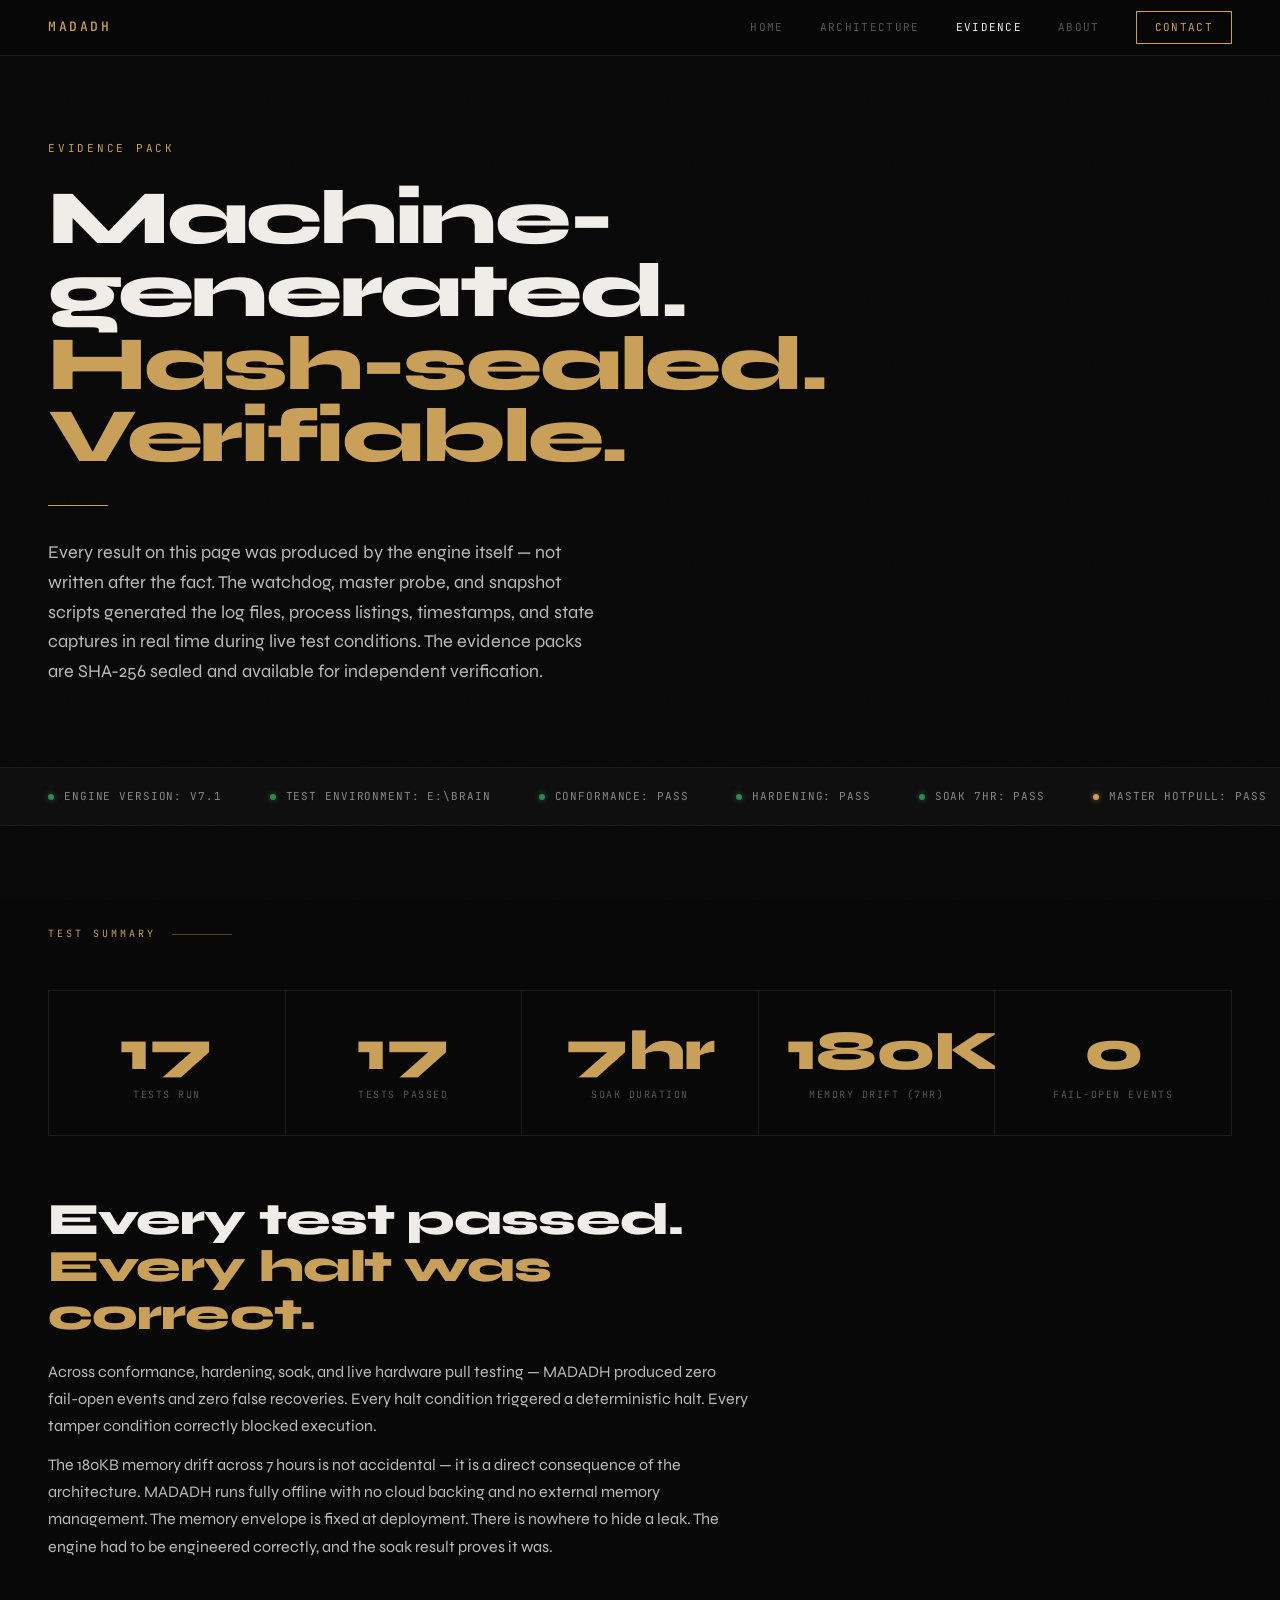
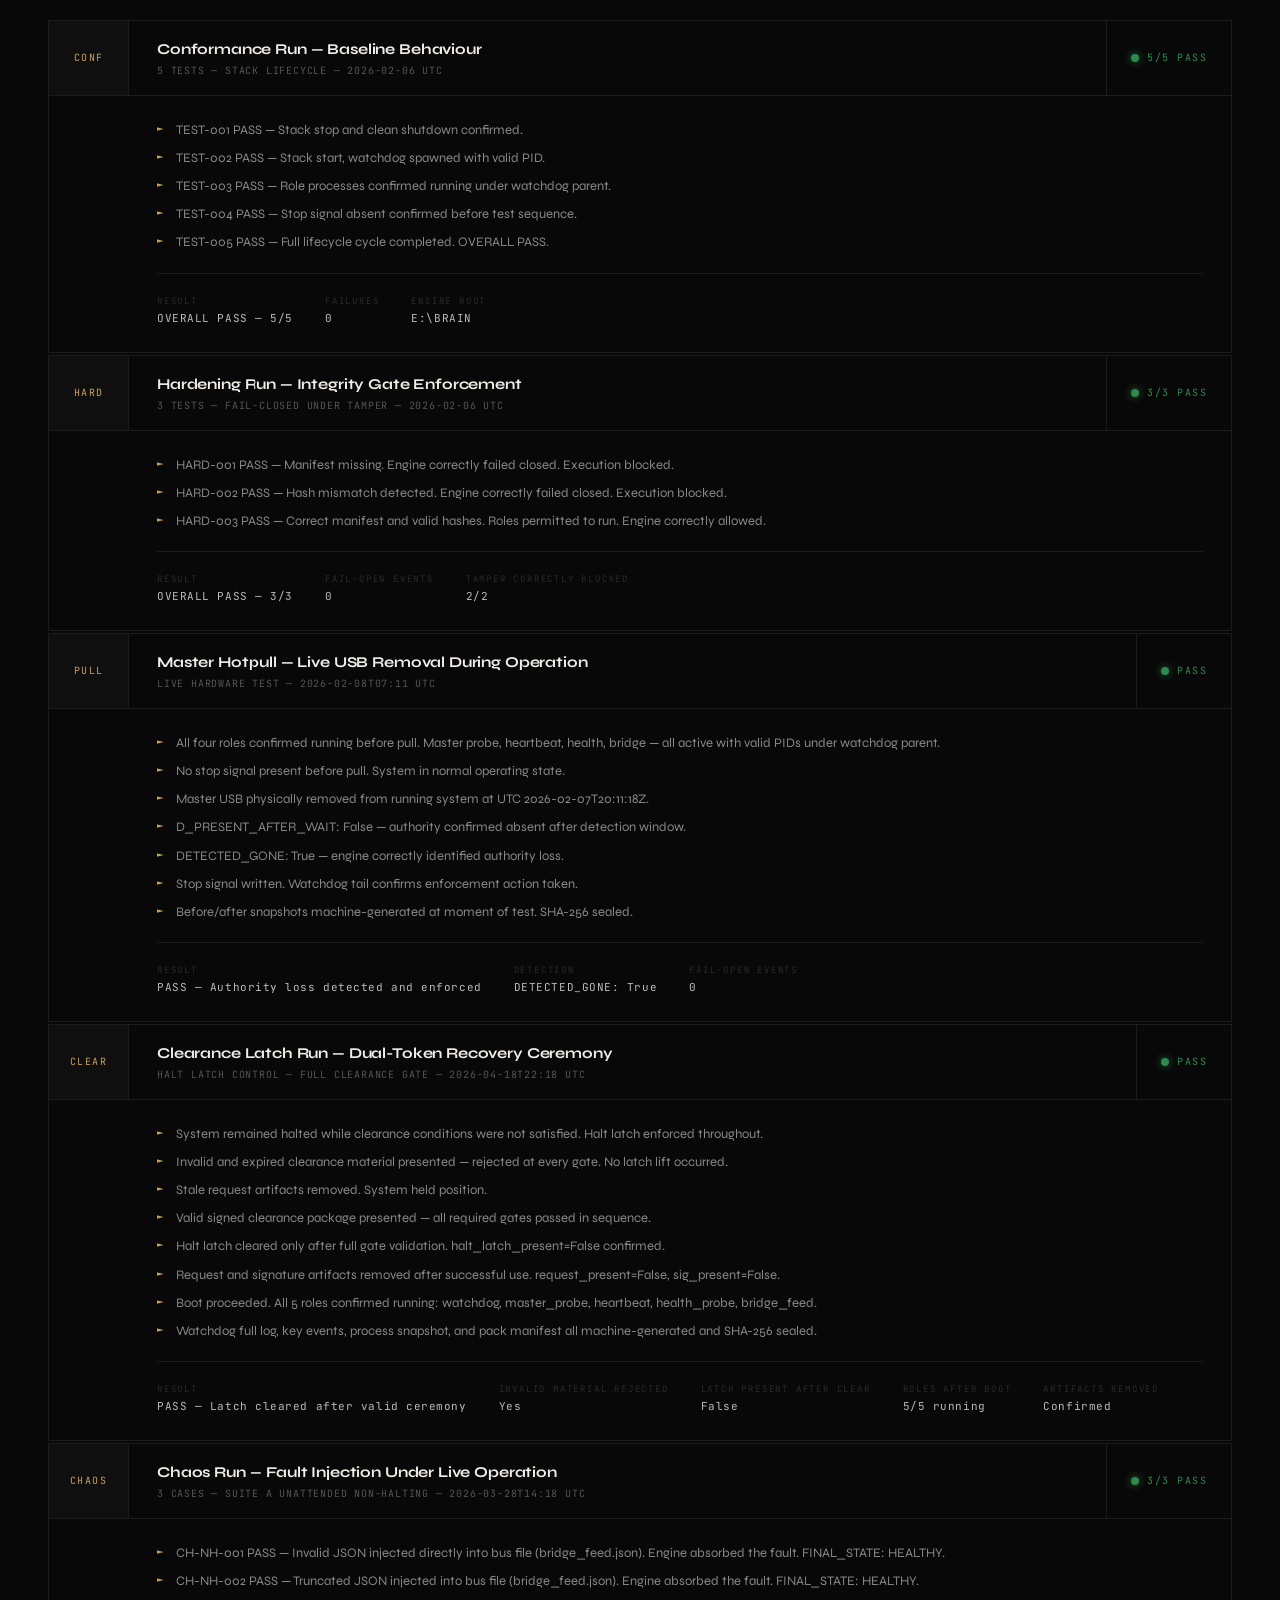
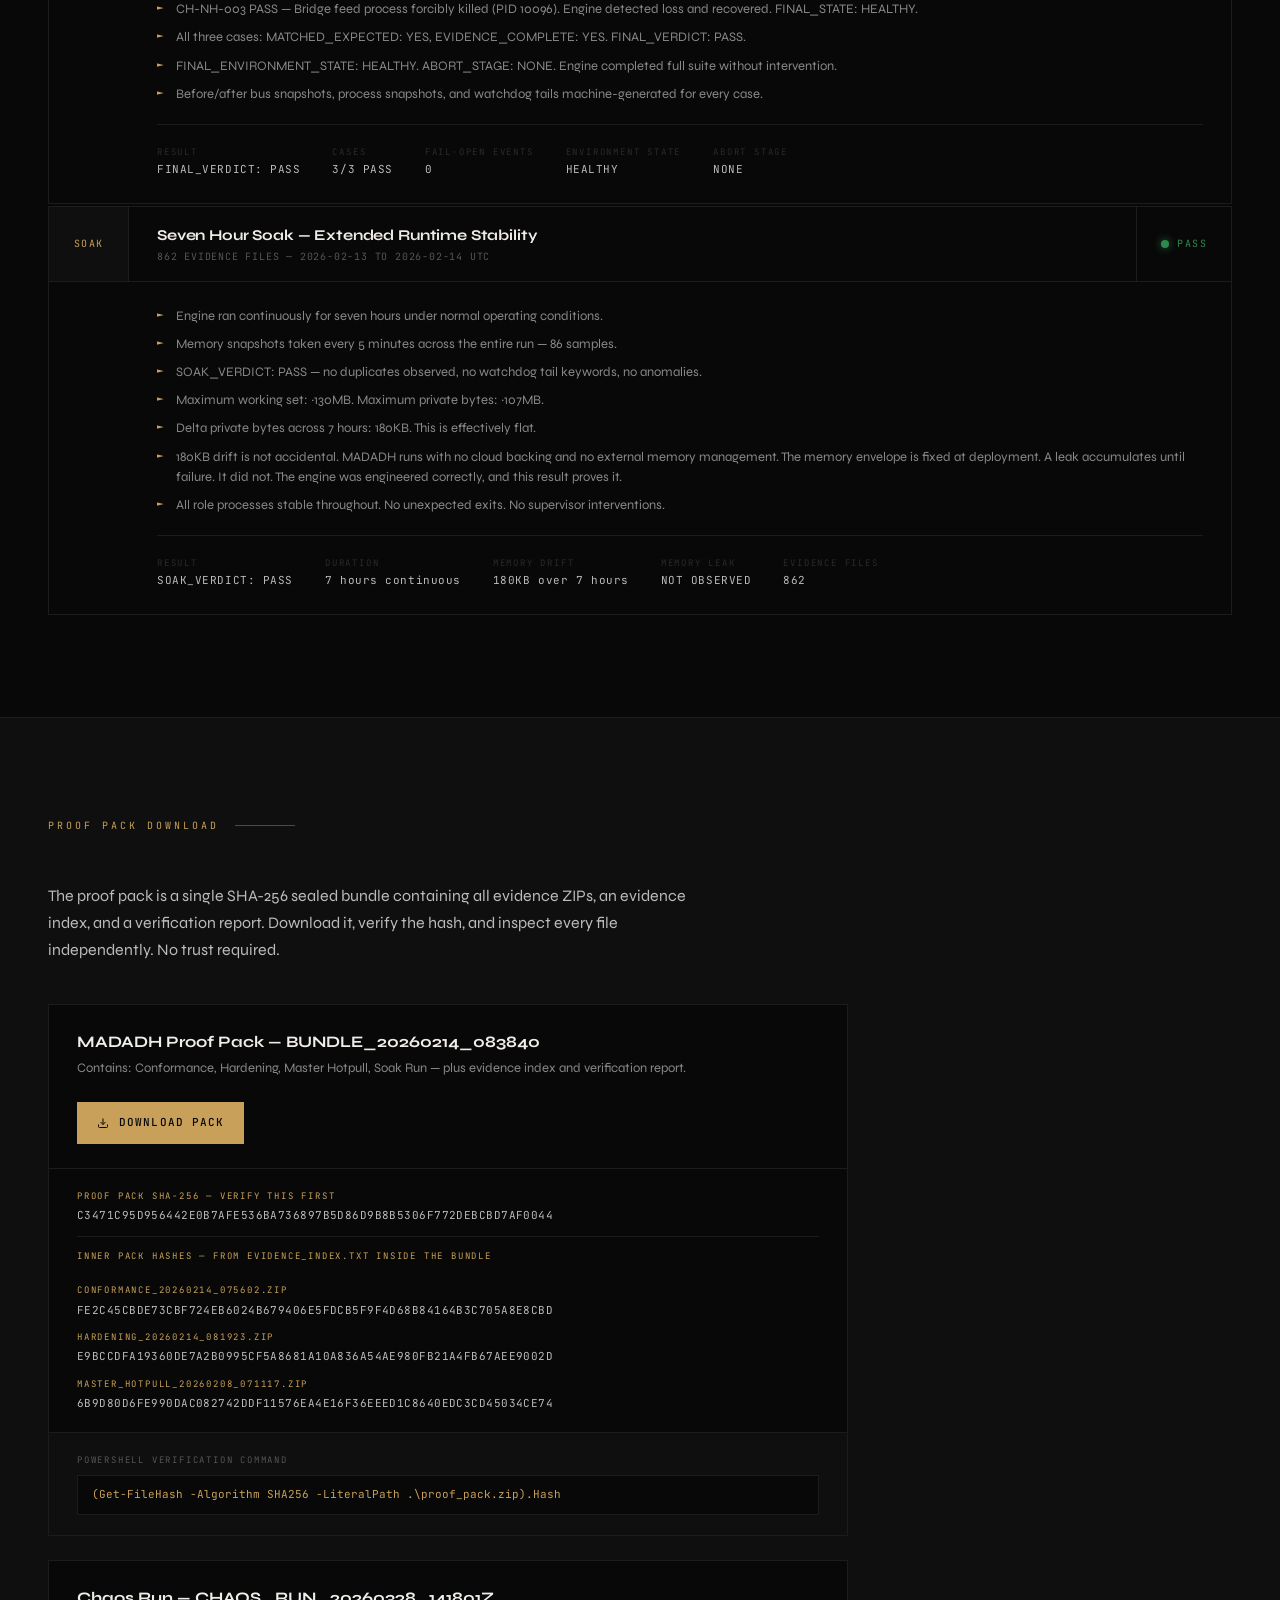
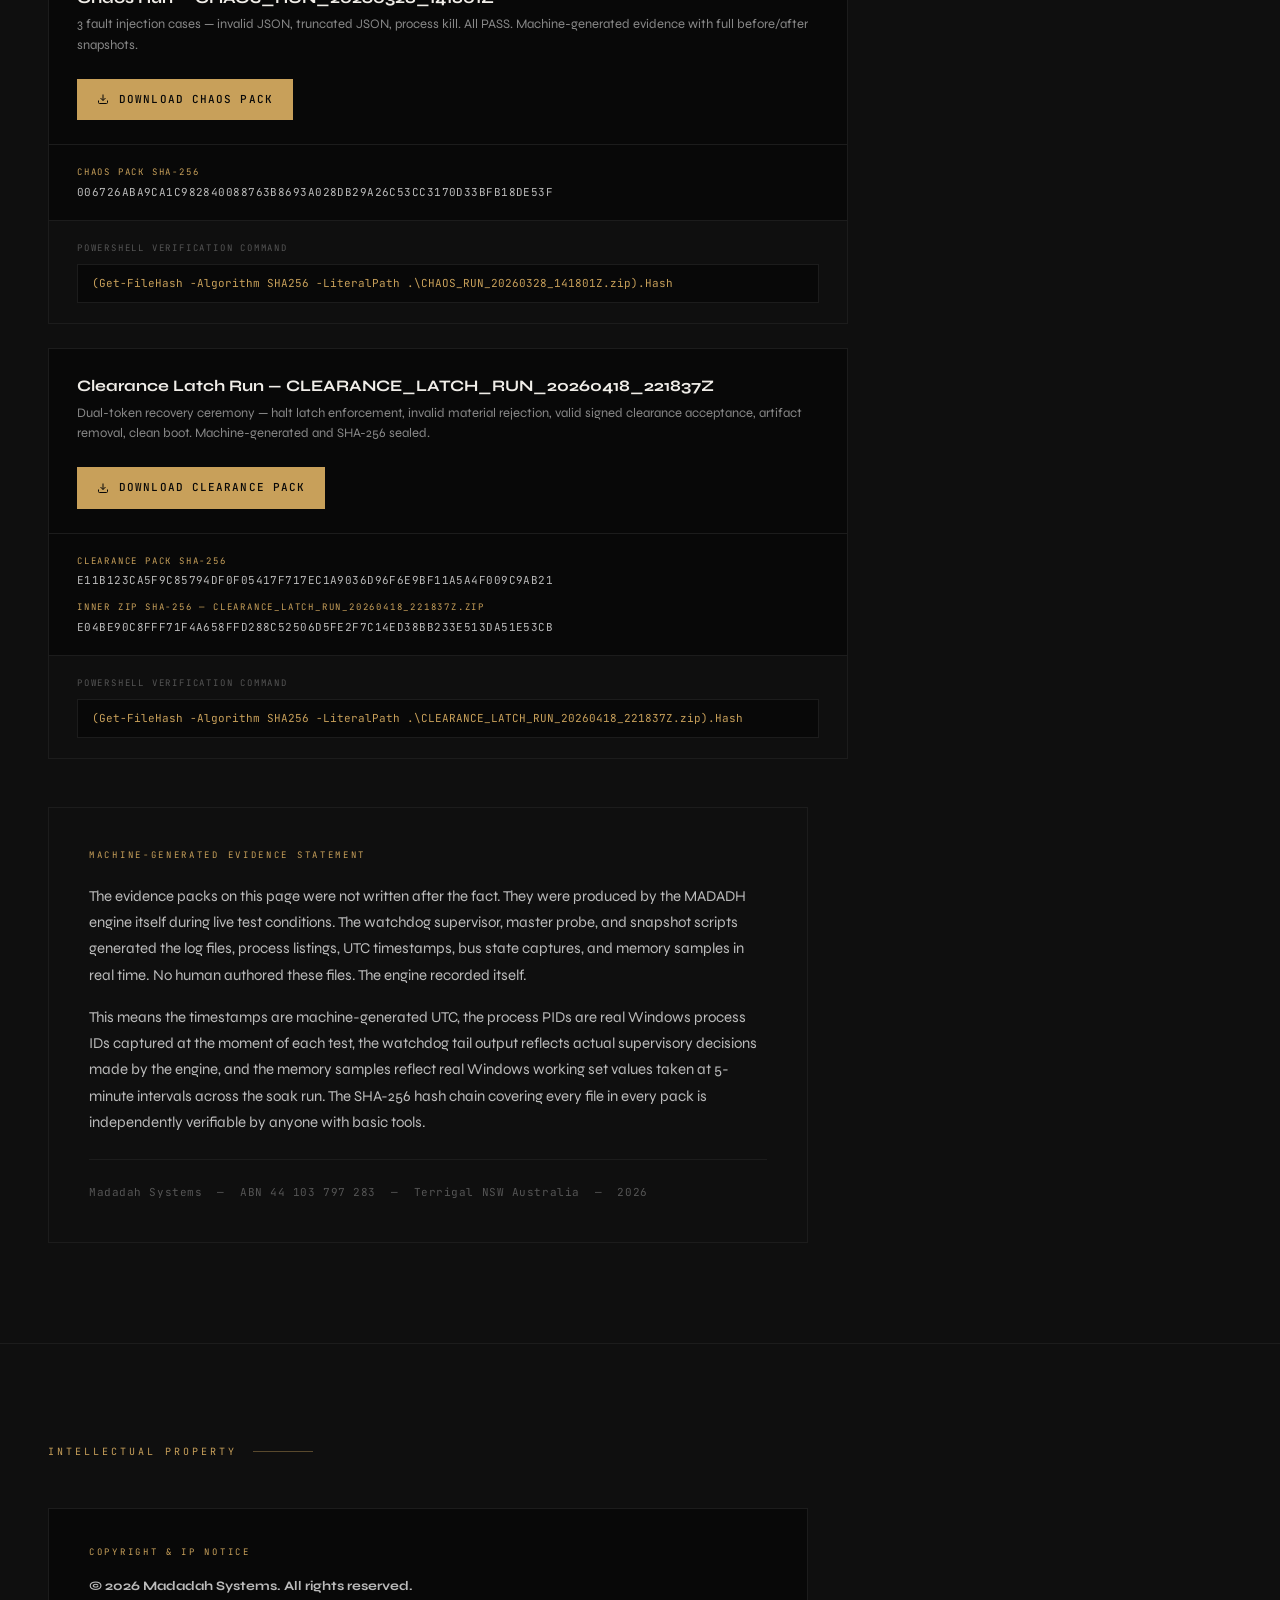
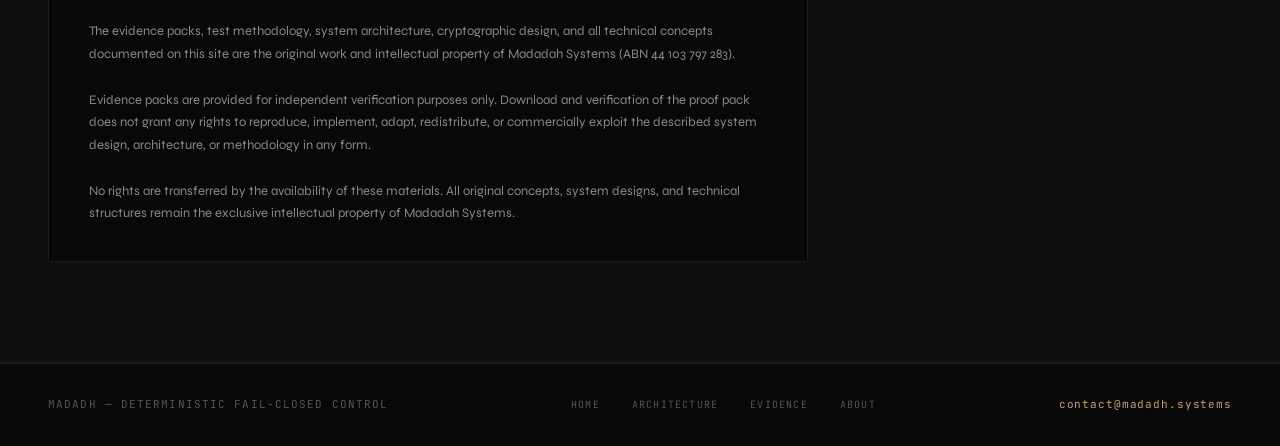
<file: evidence/index.html>
<!DOCTYPE html>
<html lang="en">
<head>
<meta charset="UTF-8">
<meta name="viewport" content="width=device-width, initial-scale=1.0">
<meta name="color-scheme" content="dark">
<meta name="description" content="MADADH Evidence Pack - Verified test results, integrity runs, soak testing, and machine-generated proof packs with SHA-256 verification.">
<title>Evidence Pack - MADADH</title>
<script>document.documentElement.classList.add('js');</script>
<link rel="stylesheet" href="../style.css">
<style>
  .evidence-intro { max-width: 700px; margin-bottom: 60px; }
  .evidence-intro h2 { font-size: clamp(28px, 3.5vw, 48px); font-weight: 800; line-height: 1.05; letter-spacing: -0.02em; margin-bottom: 20px; }
  .evidence-intro h2 em { font-style: normal; color: var(--amber); }
  .evidence-intro p { font-size: 16px; color: var(--light); line-height: 1.7; margin-bottom: 12px; }
  .test-block { border: 1px solid var(--border); margin-bottom: 2px; }
  .test-header { display: grid; grid-template-columns: 80px 1fr auto; align-items: stretch; border-bottom: 1px solid var(--border); }
  .test-id { font-family: 'JetBrains Mono', monospace; font-size: 10px; letter-spacing: 0.15em; color: var(--amber); text-transform: uppercase; display: flex; align-items: center; justify-content: center; border-right: 1px solid var(--border); background: var(--off); padding: 16px 0; }
  .test-title-block { padding: 16px 28px; display: flex; flex-direction: column; justify-content: center; }
  .test-name { font-size: 15px; font-weight: 700; color: var(--white); letter-spacing: -0.01em; margin-bottom: 2px; }
  .test-sub { font-family: 'JetBrains Mono', monospace; font-size: 10px; color: var(--muted); letter-spacing: 0.08em; text-transform: uppercase; }
  .test-status { display: flex; align-items: center; padding: 16px 24px; gap: 8px; border-left: 1px solid var(--border); }
  .pass-dot { width: 8px; height: 8px; border-radius: 50%; background: #2d8a4e; box-shadow: 0 0 8px rgba(45,138,78,0.8); flex-shrink: 0; }
  .pass-label { font-family: 'JetBrains Mono', monospace; font-size: 10px; letter-spacing: 0.15em; text-transform: uppercase; color: #2d8a4e; }
  .test-body { padding: 24px 28px 24px calc(80px + 28px); background: var(--black); }
  .test-findings { display: flex; flex-direction: column; gap: 8px; }
  .finding { display: flex; gap: 12px; align-items: flex-start; font-size: 13px; color: var(--mid); line-height: 1.55; }
  .finding-arrow { color: var(--amber); flex-shrink: 0; font-family: 'JetBrains Mono', monospace; font-size: 11px; margin-top: 1px; }
  .test-meta { display: flex; gap: 32px; margin-top: 20px; padding-top: 20px; border-top: 1px solid var(--border); flex-wrap: wrap; }
  .meta-item { display: flex; flex-direction: column; gap: 2px; }
  .meta-label { font-family: 'JetBrains Mono', monospace; font-size: 9px; letter-spacing: 0.2em; text-transform: uppercase; color: var(--dim); }
  .meta-value { font-family: 'JetBrains Mono', monospace; font-size: 11px; color: var(--light); letter-spacing: 0.05em; }
  .summary-grid { display: grid; grid-template-columns: repeat(auto-fit, minmax(180px, 1fr)); gap: 1px; background: var(--border); border: 1px solid var(--border); margin-bottom: 60px; }
  .summary-card { background: var(--black); padding: 32px 28px; text-align: center; }
  .summary-num { font-size: clamp(36px, 5vw, 56px); font-weight: 800; color: var(--amber); line-height: 1; margin-bottom: 8px; letter-spacing: -0.02em; }
  .summary-label { font-family: 'JetBrains Mono', monospace; font-size: 10px; letter-spacing: 0.15em; text-transform: uppercase; color: var(--muted); }
  .download-section { background: var(--off); }
  .download-block { border: 1px solid var(--border); background: var(--black); max-width: 800px; }
  .download-header { padding: 24px 28px; border-bottom: 1px solid var(--border); display: flex; justify-content: space-between; align-items: center; gap: 24px; flex-wrap: wrap; }
  .download-title { font-size: 16px; font-weight: 700; color: var(--white); margin-bottom: 4px; }
  .download-desc { font-size: 13px; color: var(--mid); line-height: 1.55; }
  .download-btn { display: inline-flex; align-items: center; gap: 10px; background: var(--amber); color: var(--black); font-family: 'JetBrains Mono', monospace; font-size: 11px; font-weight: 500; letter-spacing: 0.1em; text-transform: uppercase; text-decoration: none; padding: 12px 20px; white-space: nowrap; transition: background 0.2s; flex-shrink: 0; }
  .download-btn:hover { background: var(--amber2); }
  .download-hashes { padding: 20px 28px; display: flex; flex-direction: column; gap: 12px; }
  .hash-row { display: flex; flex-direction: column; gap: 4px; }
  .hash-label { font-family: 'JetBrains Mono', monospace; font-size: 9px; letter-spacing: 0.2em; text-transform: uppercase; color: var(--amber); }
  .hash-value { font-family: 'JetBrains Mono', monospace; font-size: 11px; color: var(--light); letter-spacing: 0.04em; word-break: break-all; line-height: 1.5; }
  .hash-divider { height: 1px; background: var(--border); }
  .verify-block { padding: 20px 28px; background: var(--off); border-top: 1px solid var(--border); }
  .verify-label { font-family: 'JetBrains Mono', monospace; font-size: 9px; letter-spacing: 0.2em; text-transform: uppercase; color: var(--muted); margin-bottom: 8px; }
  .verify-cmd { font-family: 'JetBrains Mono', monospace; font-size: 11px; color: var(--amber); background: var(--black); border: 1px solid var(--border); padding: 10px 14px; display: block; line-height: 1.6; }
  .statement-block { background: var(--off); border: 1px solid var(--border); padding: 40px; margin-top: 48px; max-width: 760px; }
  .statement-label { font-family: 'JetBrains Mono', monospace; font-size: 9px; letter-spacing: 0.3em; text-transform: uppercase; color: var(--amber); margin-bottom: 20px; }
  .statement-text { font-size: 15px; color: var(--light); line-height: 1.75; margin-bottom: 16px; }
  .statement-sig { margin-top: 24px; padding-top: 24px; border-top: 1px solid var(--border); font-family: 'JetBrains Mono', monospace; font-size: 11px; color: var(--muted); letter-spacing: 0.05em; }
  .copyright-section { background: var(--off); }
  .copyright-block { border: 1px solid var(--border); padding: 36px 40px; max-width: 760px; background: var(--black); }
  .copyright-label { font-family: 'JetBrains Mono', monospace; font-size: 9px; letter-spacing: 0.3em; text-transform: uppercase; color: var(--amber); margin-bottom: 16px; }
  .copyright-text { font-size: 13px; color: var(--mid); line-height: 1.75; }
  .copyright-text strong { color: var(--light); }
  @media (max-width: 700px) {
    .test-body { padding: 20px; }
    .test-header { grid-template-columns: 60px 1fr; }
    .test-status { display: none; }
    .download-header { flex-direction: column; align-items: flex-start; }
  }
</style>
</head>
<body>
<header>
  <a class="logo" href="../index.html">MADADH</a>
  <nav>
    <a href="../index.html">Home</a>
    <a href="../architecture/index.html">Architecture</a>
    <a href="index.html" class="active">Evidence</a>
    <a href="../about/index.html">About</a>
    <a href="../index.html#contact" class="nav-contact">Contact</a>
  </nav>
</header>

<div class="page-hero">
  <div class="page-hero-eyebrow">Evidence Pack</div>
  <h1>Machine-generated.<br><em>Hash-sealed. Verifiable.</em></h1>
  <div class="page-hero-rule"></div>
  <p>Every result on this page was produced by the engine itself — not written after the fact. The watchdog, master probe, and snapshot scripts generated the log files, process listings, timestamps, and state captures in real time during live test conditions. The evidence packs are SHA-256 sealed and available for independent verification.</p>
</div>

<div class="status-strip">
  <div class="status-item"><span class="status-dot"></span> Engine Version: v7.1</div>
  <div class="status-item"><span class="status-dot"></span> Test Environment: E:\BRAIN</div>
  <div class="status-item"><span class="status-dot"></span> Conformance: Pass</div>
  <div class="status-item"><span class="status-dot"></span> Hardening: Pass</div>
  <div class="status-item"><span class="status-dot"></span> Soak 7hr: Pass</div>
  <div class="status-item"><span class="status-dot amber"></span> Master Hotpull: Pass</div>
</div>

<section>
  <div class="section-label">Test Summary</div>
  <div class="summary-grid reveal">
    <div class="summary-card"><div class="summary-num">17</div><div class="summary-label">Tests Run</div></div>
    <div class="summary-card"><div class="summary-num">17</div><div class="summary-label">Tests Passed</div></div>
    <div class="summary-card"><div class="summary-num">7hr</div><div class="summary-label">Soak Duration</div></div>
    <div class="summary-card"><div class="summary-num">180KB</div><div class="summary-label">Memory Drift (7hr)</div></div>
    <div class="summary-card"><div class="summary-num">0</div><div class="summary-label">Fail-Open Events</div></div>
  </div>

  <div class="evidence-intro reveal">
    <h2>Every test passed.<br><em>Every halt was correct.</em></h2>
    <p>Across conformance, hardening, soak, and live hardware pull testing — MADADH produced zero fail-open events and zero false recoveries. Every halt condition triggered a deterministic halt. Every tamper condition correctly blocked execution.</p>
    <p>The 180KB memory drift across 7 hours is not accidental — it is a direct consequence of the architecture. MADADH runs fully offline with no cloud backing and no external memory management. The memory envelope is fixed at deployment. There is nowhere to hide a leak. The engine had to be engineered correctly, and the soak result proves it was.</p>
  </div>

  <div class="test-block reveal">
    <div class="test-header">
      <div class="test-id">CONF</div>
      <div class="test-title-block">
        <div class="test-name">Conformance Run &mdash; Baseline Behaviour</div>
        <div class="test-sub">5 Tests &mdash; Stack Lifecycle &mdash; 2026-02-06 UTC</div>
      </div>
      <div class="test-status"><span class="pass-dot"></span><span class="pass-label">5/5 Pass</span></div>
    </div>
    <div class="test-body">
      <div class="test-findings">
        <div class="finding"><span class="finding-arrow">&#9658;</span>TEST-001 PASS &mdash; Stack stop and clean shutdown confirmed.</div>
        <div class="finding"><span class="finding-arrow">&#9658;</span>TEST-002 PASS &mdash; Stack start, watchdog spawned with valid PID.</div>
        <div class="finding"><span class="finding-arrow">&#9658;</span>TEST-003 PASS &mdash; Role processes confirmed running under watchdog parent.</div>
        <div class="finding"><span class="finding-arrow">&#9658;</span>TEST-004 PASS &mdash; Stop signal absent confirmed before test sequence.</div>
        <div class="finding"><span class="finding-arrow">&#9658;</span>TEST-005 PASS &mdash; Full lifecycle cycle completed. OVERALL PASS.</div>
      </div>
      <div class="test-meta">
        <div class="meta-item"><div class="meta-label">Result</div><div class="meta-value">OVERALL PASS &mdash; 5/5</div></div>
        <div class="meta-item"><div class="meta-label">Failures</div><div class="meta-value">0</div></div>
        <div class="meta-item"><div class="meta-label">Engine root</div><div class="meta-value">E:\BRAIN</div></div>
      </div>
    </div>
  </div>

  <div class="test-block reveal">
    <div class="test-header">
      <div class="test-id">HARD</div>
      <div class="test-title-block">
        <div class="test-name">Hardening Run &mdash; Integrity Gate Enforcement</div>
        <div class="test-sub">3 Tests &mdash; Fail-Closed Under Tamper &mdash; 2026-02-06 UTC</div>
      </div>
      <div class="test-status"><span class="pass-dot"></span><span class="pass-label">3/3 Pass</span></div>
    </div>
    <div class="test-body">
      <div class="test-findings">
        <div class="finding"><span class="finding-arrow">&#9658;</span>HARD-001 PASS &mdash; Manifest missing. Engine correctly failed closed. Execution blocked.</div>
        <div class="finding"><span class="finding-arrow">&#9658;</span>HARD-002 PASS &mdash; Hash mismatch detected. Engine correctly failed closed. Execution blocked.</div>
        <div class="finding"><span class="finding-arrow">&#9658;</span>HARD-003 PASS &mdash; Correct manifest and valid hashes. Roles permitted to run. Engine correctly allowed.</div>
      </div>
      <div class="test-meta">
        <div class="meta-item"><div class="meta-label">Result</div><div class="meta-value">OVERALL PASS &mdash; 3/3</div></div>
        <div class="meta-item"><div class="meta-label">Fail-open events</div><div class="meta-value">0</div></div>
        <div class="meta-item"><div class="meta-label">Tamper correctly blocked</div><div class="meta-value">2/2</div></div>
      </div>
    </div>
  </div>

  <div class="test-block reveal">
    <div class="test-header">
      <div class="test-id">PULL</div>
      <div class="test-title-block">
        <div class="test-name">Master Hotpull &mdash; Live USB Removal During Operation</div>
        <div class="test-sub">Live Hardware Test &mdash; 2026-02-08T07:11 UTC</div>
      </div>
      <div class="test-status"><span class="pass-dot"></span><span class="pass-label">Pass</span></div>
    </div>
    <div class="test-body">
      <div class="test-findings">
        <div class="finding"><span class="finding-arrow">&#9658;</span>All four roles confirmed running before pull. Master probe, heartbeat, health, bridge &mdash; all active with valid PIDs under watchdog parent.</div>
        <div class="finding"><span class="finding-arrow">&#9658;</span>No stop signal present before pull. System in normal operating state.</div>
        <div class="finding"><span class="finding-arrow">&#9658;</span>Master USB physically removed from running system at UTC 2026-02-07T20:11:18Z.</div>
        <div class="finding"><span class="finding-arrow">&#9658;</span>D_PRESENT_AFTER_WAIT: False &mdash; authority confirmed absent after detection window.</div>
        <div class="finding"><span class="finding-arrow">&#9658;</span>DETECTED_GONE: True &mdash; engine correctly identified authority loss.</div>
        <div class="finding"><span class="finding-arrow">&#9658;</span>Stop signal written. Watchdog tail confirms enforcement action taken.</div>
        <div class="finding"><span class="finding-arrow">&#9658;</span>Before/after snapshots machine-generated at moment of test. SHA-256 sealed.</div>
      </div>
      <div class="test-meta">
        <div class="meta-item"><div class="meta-label">Result</div><div class="meta-value">PASS &mdash; Authority loss detected and enforced</div></div>
        <div class="meta-item"><div class="meta-label">Detection</div><div class="meta-value">DETECTED_GONE: True</div></div>
        <div class="meta-item"><div class="meta-label">Fail-open events</div><div class="meta-value">0</div></div>
      </div>
    </div>
  </div>

  <div class="test-block reveal">
    <div class="test-header">
      <div class="test-id">CLEAR</div>
      <div class="test-title-block">
        <div class="test-name">Clearance Latch Run &mdash; Dual-Token Recovery Ceremony</div>
        <div class="test-sub">Halt Latch Control &mdash; Full Clearance Gate &mdash; 2026-04-18T22:18 UTC</div>
      </div>
      <div class="test-status"><span class="pass-dot"></span><span class="pass-label">Pass</span></div>
    </div>
    <div class="test-body">
      <div class="test-findings">
        <div class="finding"><span class="finding-arrow">&#9658;</span>System remained halted while clearance conditions were not satisfied. Halt latch enforced throughout.</div>
        <div class="finding"><span class="finding-arrow">&#9658;</span>Invalid and expired clearance material presented &mdash; rejected at every gate. No latch lift occurred.</div>
        <div class="finding"><span class="finding-arrow">&#9658;</span>Stale request artifacts removed. System held position.</div>
        <div class="finding"><span class="finding-arrow">&#9658;</span>Valid signed clearance package presented &mdash; all required gates passed in sequence.</div>
        <div class="finding"><span class="finding-arrow">&#9658;</span>Halt latch cleared only after full gate validation. halt_latch_present=False confirmed.</div>
        <div class="finding"><span class="finding-arrow">&#9658;</span>Request and signature artifacts removed after successful use. request_present=False, sig_present=False.</div>
        <div class="finding"><span class="finding-arrow">&#9658;</span>Boot proceeded. All 5 roles confirmed running: watchdog, master_probe, heartbeat, health_probe, bridge_feed.</div>
        <div class="finding"><span class="finding-arrow">&#9658;</span>Watchdog full log, key events, process snapshot, and pack manifest all machine-generated and SHA-256 sealed.</div>
      </div>
      <div class="test-meta">
        <div class="meta-item"><div class="meta-label">Result</div><div class="meta-value">PASS &mdash; Latch cleared after valid ceremony</div></div>
        <div class="meta-item"><div class="meta-label">Invalid material rejected</div><div class="meta-value">Yes</div></div>
        <div class="meta-item"><div class="meta-label">Latch present after clear</div><div class="meta-value">False</div></div>
        <div class="meta-item"><div class="meta-label">Roles after boot</div><div class="meta-value">5/5 running</div></div>
        <div class="meta-item"><div class="meta-label">Artifacts removed</div><div class="meta-value">Confirmed</div></div>
      </div>
    </div>
  </div>

  <div class="test-block reveal">
    <div class="test-header">
      <div class="test-id">CHAOS</div>
      <div class="test-title-block">
        <div class="test-name">Chaos Run &mdash; Fault Injection Under Live Operation</div>
        <div class="test-sub">3 Cases &mdash; Suite A Unattended Non-Halting &mdash; 2026-03-28T14:18 UTC</div>
      </div>
      <div class="test-status"><span class="pass-dot"></span><span class="pass-label">3/3 Pass</span></div>
    </div>
    <div class="test-body">
      <div class="test-findings">
        <div class="finding"><span class="finding-arrow">&#9658;</span>CH-NH-001 PASS &mdash; Invalid JSON injected directly into bus file (bridge_feed.json). Engine absorbed the fault. FINAL_STATE: HEALTHY.</div>
        <div class="finding"><span class="finding-arrow">&#9658;</span>CH-NH-002 PASS &mdash; Truncated JSON injected into bus file (bridge_feed.json). Engine absorbed the fault. FINAL_STATE: HEALTHY.</div>
        <div class="finding"><span class="finding-arrow">&#9658;</span>CH-NH-003 PASS &mdash; Bridge feed process forcibly killed (PID 10096). Engine detected loss and recovered. FINAL_STATE: HEALTHY.</div>
        <div class="finding"><span class="finding-arrow">&#9658;</span>All three cases: MATCHED_EXPECTED: YES, EVIDENCE_COMPLETE: YES. FINAL_VERDICT: PASS.</div>
        <div class="finding"><span class="finding-arrow">&#9658;</span>FINAL_ENVIRONMENT_STATE: HEALTHY. ABORT_STAGE: NONE. Engine completed full suite without intervention.</div>
        <div class="finding"><span class="finding-arrow">&#9658;</span>Before/after bus snapshots, process snapshots, and watchdog tails machine-generated for every case.</div>
      </div>
      <div class="test-meta">
        <div class="meta-item"><div class="meta-label">Result</div><div class="meta-value">FINAL_VERDICT: PASS</div></div>
        <div class="meta-item"><div class="meta-label">Cases</div><div class="meta-value">3/3 PASS</div></div>
        <div class="meta-item"><div class="meta-label">Fail-open events</div><div class="meta-value">0</div></div>
        <div class="meta-item"><div class="meta-label">Environment state</div><div class="meta-value">HEALTHY</div></div>
        <div class="meta-item"><div class="meta-label">Abort stage</div><div class="meta-value">NONE</div></div>
      </div>
    </div>
  </div>

  <div class="test-block reveal">
    <div class="test-header">
      <div class="test-id">SOAK</div>
      <div class="test-title-block">
        <div class="test-name">Seven Hour Soak &mdash; Extended Runtime Stability</div>
        <div class="test-sub">862 Evidence Files &mdash; 2026-02-13 to 2026-02-14 UTC</div>
      </div>
      <div class="test-status"><span class="pass-dot"></span><span class="pass-label">Pass</span></div>
    </div>
    <div class="test-body">
      <div class="test-findings">
        <div class="finding"><span class="finding-arrow">&#9658;</span>Engine ran continuously for seven hours under normal operating conditions.</div>
        <div class="finding"><span class="finding-arrow">&#9658;</span>Memory snapshots taken every 5 minutes across the entire run &mdash; 86 samples.</div>
        <div class="finding"><span class="finding-arrow">&#9658;</span>SOAK_VERDICT: PASS &mdash; no duplicates observed, no watchdog tail keywords, no anomalies.</div>
        <div class="finding"><span class="finding-arrow">&#9658;</span>Maximum working set: ~130MB. Maximum private bytes: ~107MB.</div>
        <div class="finding"><span class="finding-arrow">&#9658;</span>Delta private bytes across 7 hours: 180KB. This is effectively flat.</div>
        <div class="finding"><span class="finding-arrow">&#9658;</span>180KB drift is not accidental. MADADH runs with no cloud backing and no external memory management. The memory envelope is fixed at deployment. A leak accumulates until failure. It did not. The engine was engineered correctly, and this result proves it.</div>
        <div class="finding"><span class="finding-arrow">&#9658;</span>All role processes stable throughout. No unexpected exits. No supervisor interventions.</div>
      </div>
      <div class="test-meta">
        <div class="meta-item"><div class="meta-label">Result</div><div class="meta-value">SOAK_VERDICT: PASS</div></div>
        <div class="meta-item"><div class="meta-label">Duration</div><div class="meta-value">7 hours continuous</div></div>
        <div class="meta-item"><div class="meta-label">Memory drift</div><div class="meta-value">180KB over 7 hours</div></div>
        <div class="meta-item"><div class="meta-label">Memory leak</div><div class="meta-value">NOT OBSERVED</div></div>
        <div class="meta-item"><div class="meta-label">Evidence files</div><div class="meta-value">862</div></div>
      </div>
    </div>
  </div>
</section>

<section class="download-section">
  <div class="section-label">Proof Pack Download</div>
  <div class="reveal">
    <p style="font-size: 16px; color: var(--light); max-width: 640px; line-height: 1.7; margin-bottom: 40px;">The proof pack is a single SHA-256 sealed bundle containing all evidence ZIPs, an evidence index, and a verification report. Download it, verify the hash, and inspect every file independently. No trust required.</p>
  </div>
  <div class="download-block reveal">
    <div class="download-header">
      <div>
        <div class="download-title">MADADH Proof Pack &mdash; BUNDLE_20260214_083840</div>
        <div class="download-desc">Contains: Conformance, Hardening, Master Hotpull, Soak Run &mdash; plus evidence index and verification report.</div>
      </div>
      <a href="proof_pack.zip" class="download-btn" download>
        <svg width="12" height="12" viewBox="0 0 24 24" fill="none" stroke="currentColor" stroke-width="2" aria-hidden="true"><path d="M21 15v4a2 2 0 01-2 2H5a2 2 0 01-2-2v-4"/><polyline points="7,10 12,15 17,10"/><line x1="12" y1="15" x2="12" y2="3"/></svg>
        Download Pack
      </a>
    </div>
    <div class="download-hashes">
      <div class="hash-row">
        <div class="hash-label">Proof Pack SHA-256 &mdash; verify this first</div>
        <div class="hash-value">C3471C95D956442E0B7AFE536BA736897B5D86D9B8B5306F772DEBCBD7AF0044</div>
      </div>
      <div class="hash-divider"></div>
      <div class="hash-label" style="margin-bottom: 8px;">Inner Pack Hashes &mdash; from EVIDENCE_INDEX.txt inside the bundle</div>
      <div class="hash-row">
        <div class="hash-label">CONFORMANCE_20260214_075602.zip</div>
        <div class="hash-value">FE2C45CBDE73CBF724EB6024B679406E5FDCB5F9F4D68B84164B3C705A8E8CBD</div>
      </div>
      <div class="hash-row">
        <div class="hash-label">HARDENING_20260214_081923.zip</div>
        <div class="hash-value">E9BCCDFA19360DE7A2B0995CF5A8681A10A836A54AE980FB21A4FB67AEE9002D</div>
      </div>
      <div class="hash-row">
        <div class="hash-label">MASTER_HOTPULL_20260208_071117.zip</div>
        <div class="hash-value">6B9D80D6FE990DAC082742DDF11576EA4E16F36EEED1C8640EDC3CD45034CE74</div>
      </div>
    </div>
    <div class="verify-block">
      <div class="verify-label">PowerShell verification command</div>
      <code class="verify-cmd">(Get-FileHash -Algorithm SHA256 -LiteralPath .\proof_pack.zip).Hash</code>
    </div>
  </div>

  <div class="download-block reveal" style="margin-top: 24px;">
    <div class="download-header">
      <div>
        <div class="download-title">Chaos Run &mdash; CHAOS_RUN_20260328_141801Z</div>
        <div class="download-desc">3 fault injection cases — invalid JSON, truncated JSON, process kill. All PASS. Machine-generated evidence with full before/after snapshots.</div>
      </div>
      <a href="CHAOS_RUN_20260328_141801Z.zip" class="download-btn" download>
        <svg width="12" height="12" viewBox="0 0 24 24" fill="none" stroke="currentColor" stroke-width="2" aria-hidden="true"><path d="M21 15v4a2 2 0 01-2 2H5a2 2 0 01-2-2v-4"/><polyline points="7,10 12,15 17,10"/><line x1="12" y1="15" x2="12" y2="3"/></svg>
        Download Chaos Pack
      </a>
    </div>
    <div class="download-hashes">
      <div class="hash-row">
        <div class="hash-label">Chaos Pack SHA-256</div>
        <div class="hash-value">006726ABA9CA1C982840088763B8693A028DB29A26C53CC3170D33BFB18DE53F</div>
      </div>
    </div>
    <div class="verify-block">
      <div class="verify-label">PowerShell verification command</div>
      <code class="verify-cmd">(Get-FileHash -Algorithm SHA256 -LiteralPath .\CHAOS_RUN_20260328_141801Z.zip).Hash</code>
    </div>
  </div>

  <div class="download-block reveal" style="margin-top: 24px;">
    <div class="download-header">
      <div>
        <div class="download-title">Clearance Latch Run &mdash; CLEARANCE_LATCH_RUN_20260418_221837Z</div>
        <div class="download-desc">Dual-token recovery ceremony — halt latch enforcement, invalid material rejection, valid signed clearance acceptance, artifact removal, clean boot. Machine-generated and SHA-256 sealed.</div>
      </div>
      <a href="CLEARANCE_LATCH_RUN_20260418_221837Z.zip" class="download-btn" download>
        <svg width="12" height="12" viewBox="0 0 24 24" fill="none" stroke="currentColor" stroke-width="2" aria-hidden="true"><path d="M21 15v4a2 2 0 01-2 2H5a2 2 0 01-2-2v-4"/><polyline points="7,10 12,15 17,10"/><line x1="12" y1="15" x2="12" y2="3"/></svg>
        Download Clearance Pack
      </a>
    </div>
    <div class="download-hashes">
      <div class="hash-row">
        <div class="hash-label">Clearance Pack SHA-256</div>
        <div class="hash-value">E11B123CA5F9C85794DF0F05417F717EC1A9036D96F6E9BF11A5A4F009C9AB21</div>
      </div>
      <div class="hash-row">
        <div class="hash-label">Inner ZIP SHA-256 &mdash; CLEARANCE_LATCH_RUN_20260418_221837Z.zip</div>
        <div class="hash-value">E04BE90C8FFF71F4A658FFD288C52506D5FE2F7C14ED38BB233E513DA51E53CB</div>
      </div>
    </div>
    <div class="verify-block">
      <div class="verify-label">PowerShell verification command</div>
      <code class="verify-cmd">(Get-FileHash -Algorithm SHA256 -LiteralPath .\CLEARANCE_LATCH_RUN_20260418_221837Z.zip).Hash</code>
    </div>
  </div>

  <div class="statement-block reveal">
    <div class="statement-label">Machine-Generated Evidence Statement</div>
    <p class="statement-text">The evidence packs on this page were not written after the fact. They were produced by the MADADH engine itself during live test conditions. The watchdog supervisor, master probe, and snapshot scripts generated the log files, process listings, UTC timestamps, bus state captures, and memory samples in real time. No human authored these files. The engine recorded itself.</p>
    <p class="statement-text">This means the timestamps are machine-generated UTC, the process PIDs are real Windows process IDs captured at the moment of each test, the watchdog tail output reflects actual supervisory decisions made by the engine, and the memory samples reflect real Windows working set values taken at 5-minute intervals across the soak run. The SHA-256 hash chain covering every file in every pack is independently verifiable by anyone with basic tools.</p>
    <div class="statement-sig">Madadah Systems &nbsp;&mdash;&nbsp; ABN 44 103 797 283 &nbsp;&mdash;&nbsp; Terrigal NSW Australia &nbsp;&mdash;&nbsp; 2026</div>
  </div>
</section>

<section class="copyright-section">
  <div class="section-label">Intellectual Property</div>
  <div class="copyright-block reveal">
    <div class="copyright-label">Copyright &amp; IP Notice</div>
    <p class="copyright-text">
      <strong>&copy; 2026 Madadah Systems. All rights reserved.</strong><br><br>
      The evidence packs, test methodology, system architecture, cryptographic design, and all technical concepts documented on this site are the original work and intellectual property of Madadah Systems (ABN 44 103 797 283).<br><br>
      Evidence packs are provided for independent verification purposes only. Download and verification of the proof pack does not grant any rights to reproduce, implement, adapt, redistribute, or commercially exploit the described system design, architecture, or methodology in any form.<br><br>
      No rights are transferred by the availability of these materials. All original concepts, system designs, and technical structures remain the exclusive intellectual property of Madadah Systems.
    </p>
  </div>
</section>

<footer>
  <span class="footer-brand">MADADH &mdash; Deterministic Fail-Closed Control</span>
  <div class="footer-nav">
    <a href="../index.html">Home</a>
    <a href="../architecture/index.html">Architecture</a>
    <a href="index.html">Evidence</a>
    <a href="../about/index.html">About</a>
  </div>
  <span class="footer-right"><a href="mailto:contact@madadh.systems">contact@madadh.systems</a></span>
</footer>

<script>
  const obs = new IntersectionObserver(entries => {
    entries.forEach(e => { if(e.isIntersecting) { e.target.classList.add('visible'); obs.unobserve(e.target); }});
  }, {threshold: 0.1});
  document.querySelectorAll('.reveal').forEach(el => obs.observe(el));
</script>
</body>
</html>
</file>
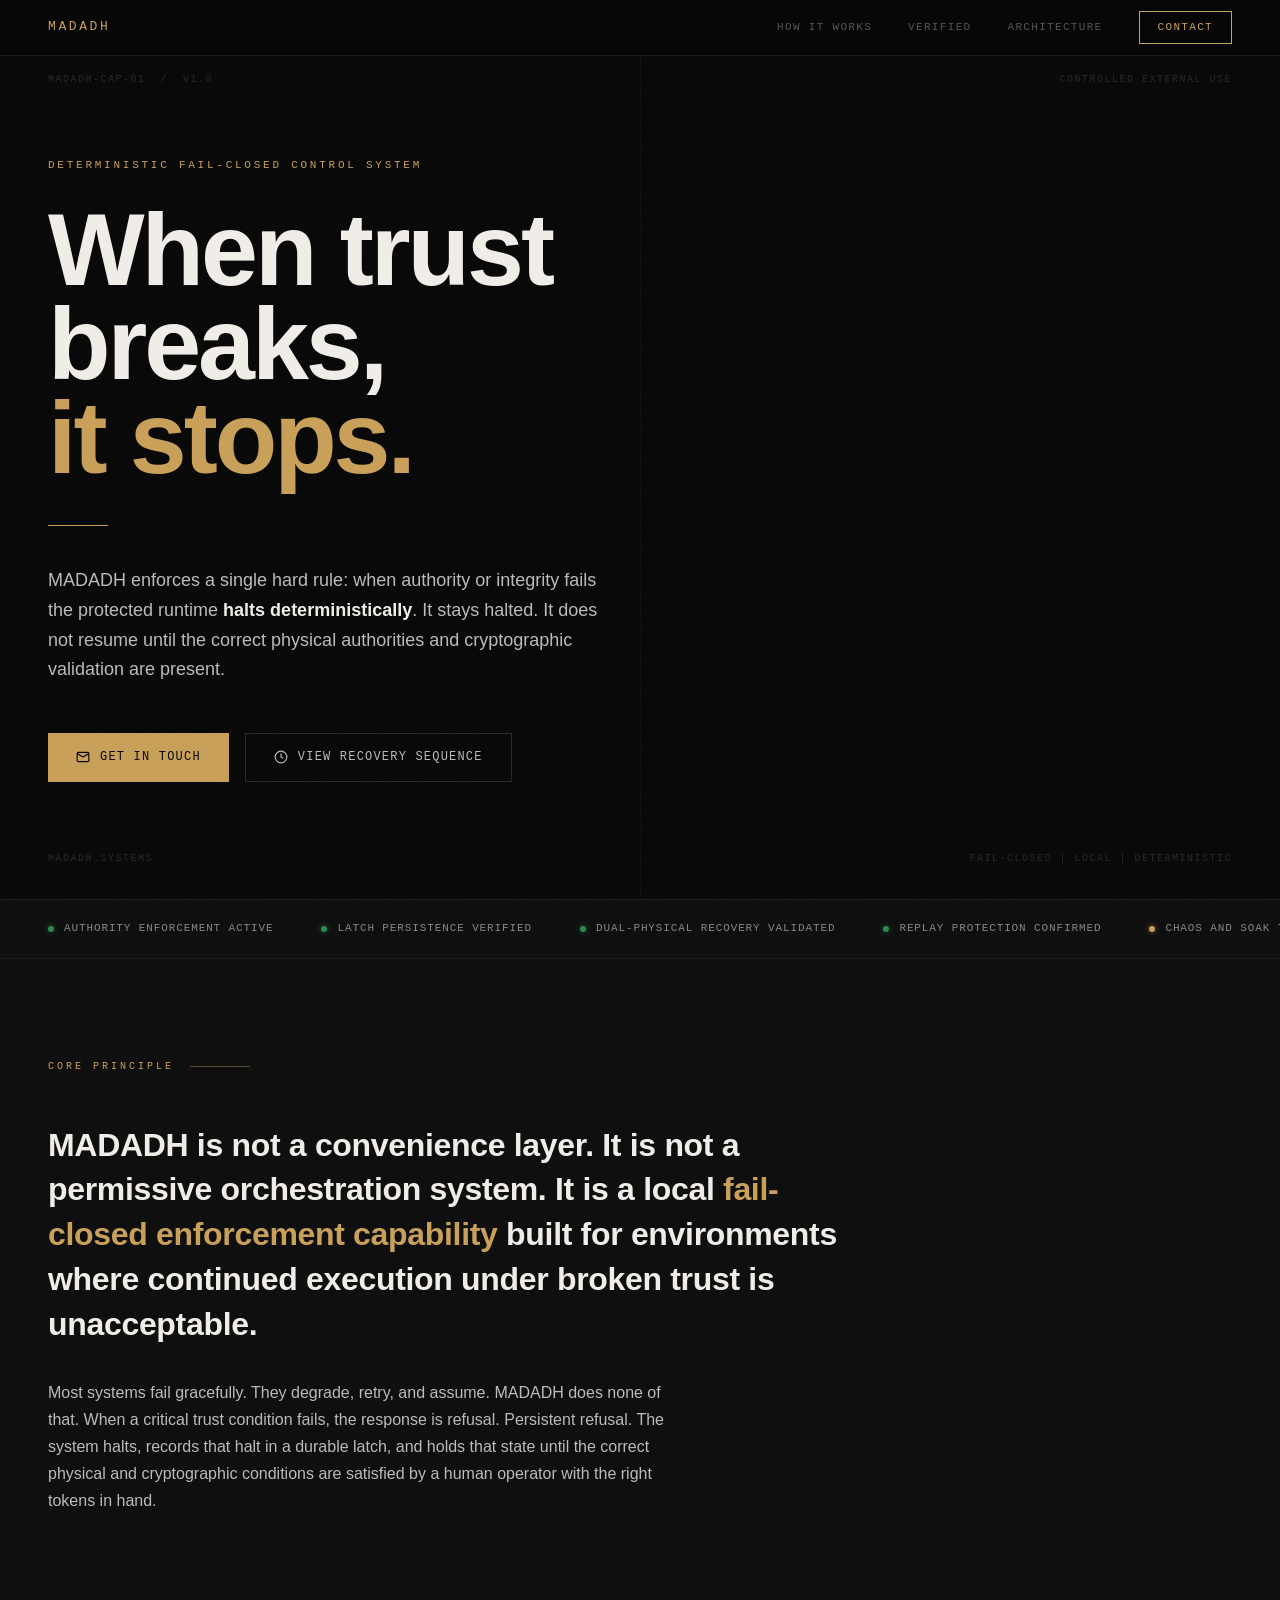
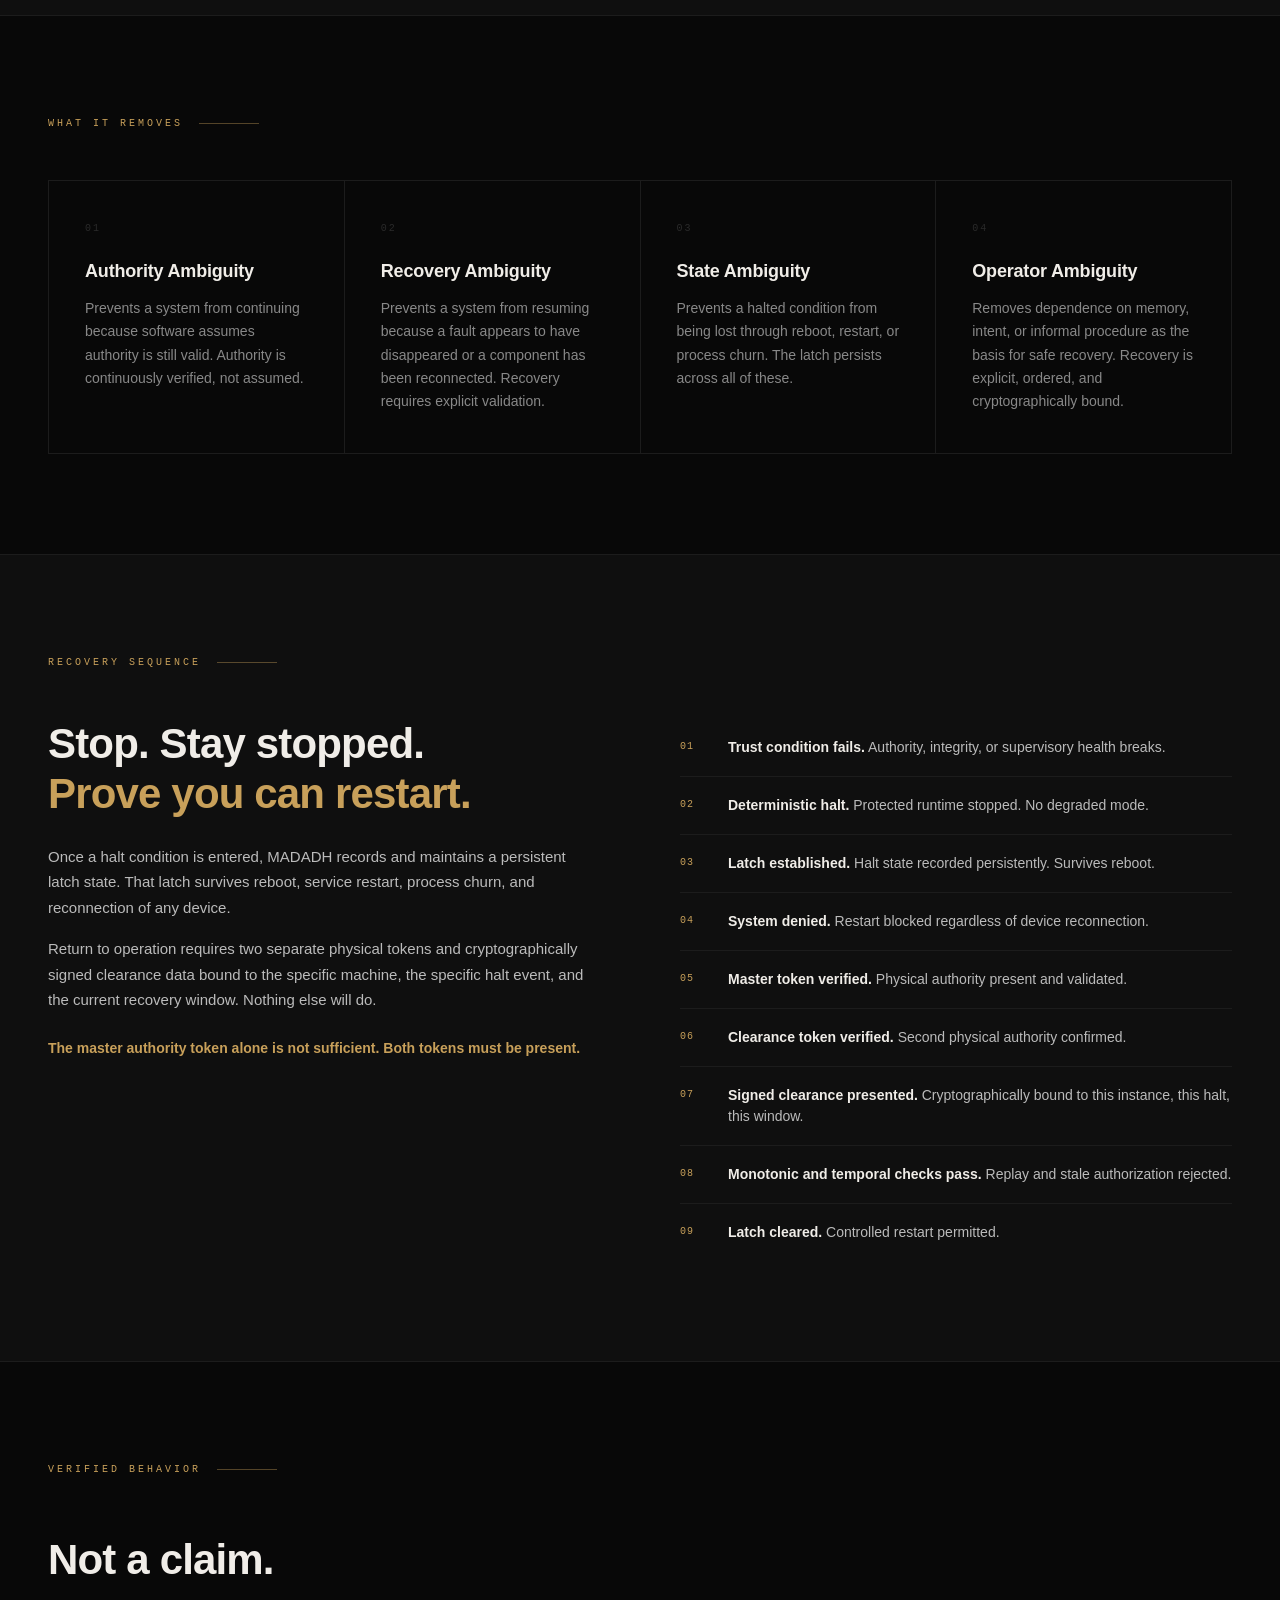
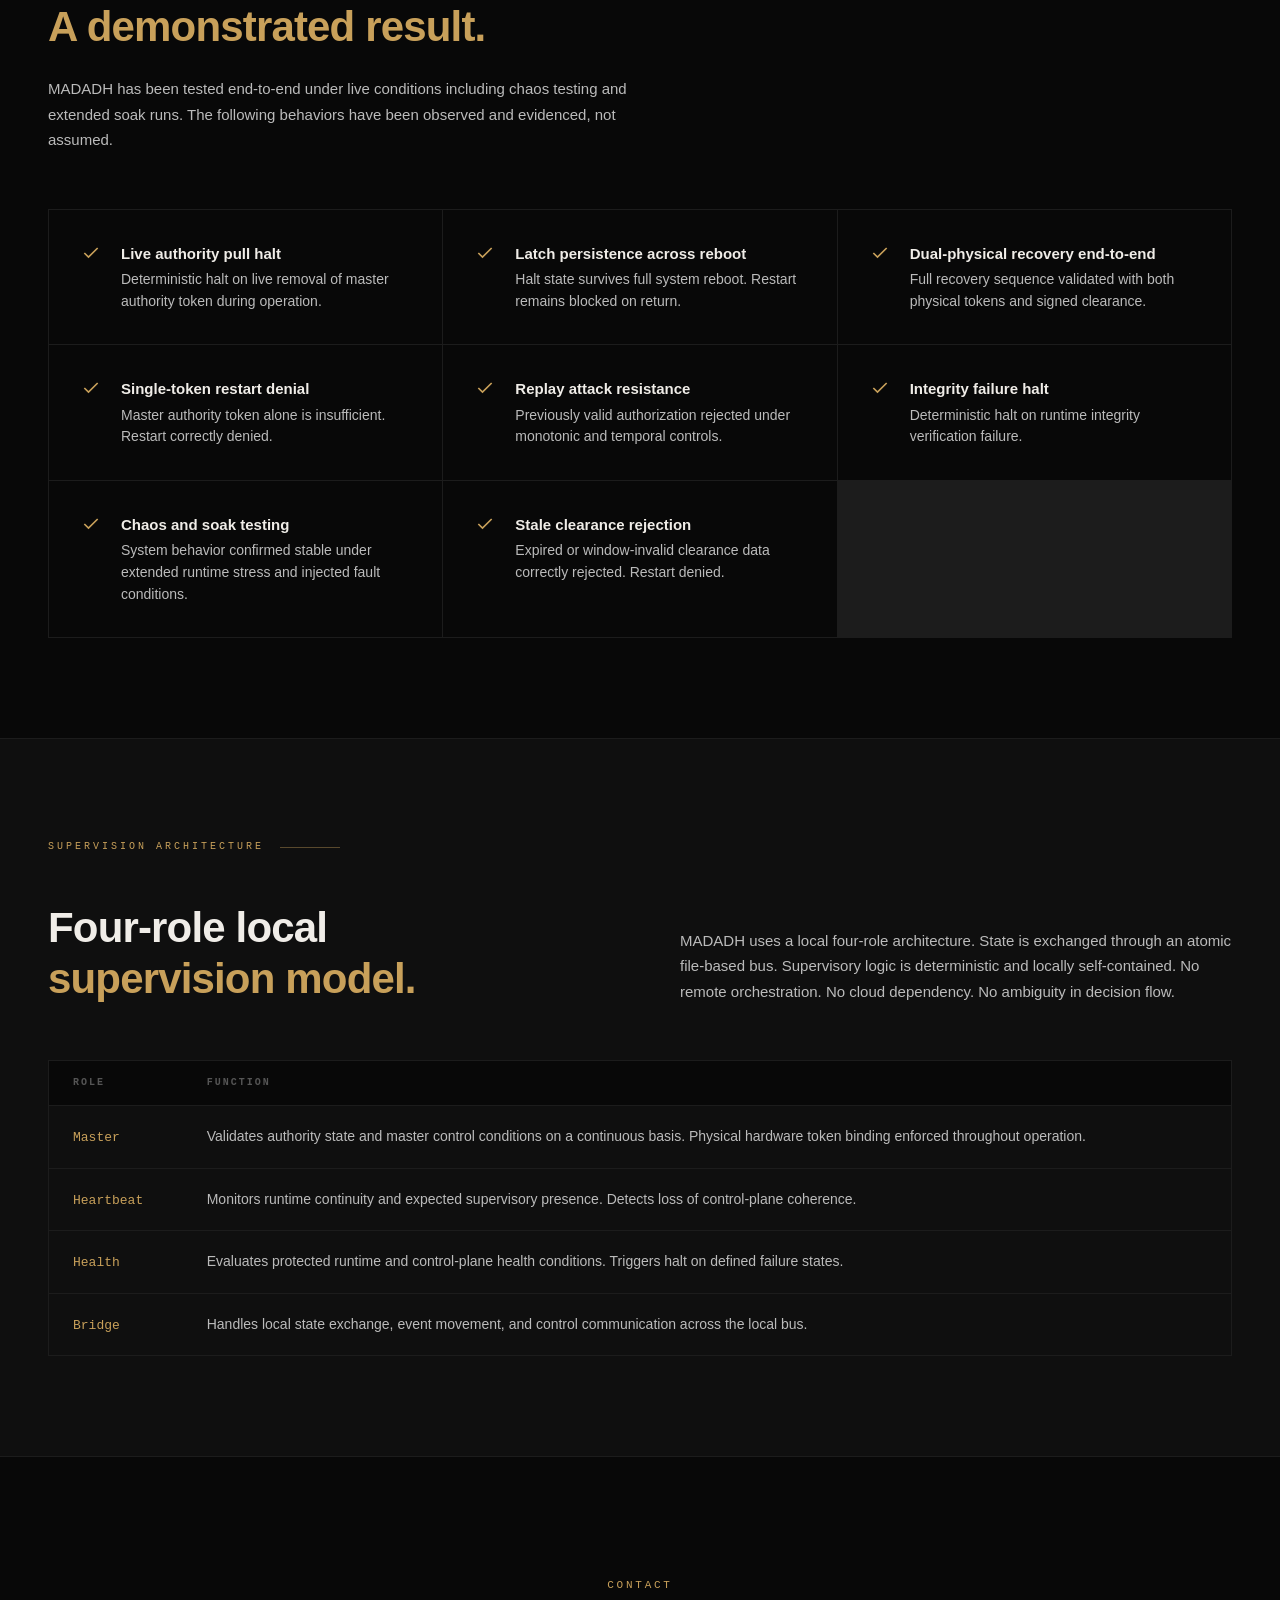
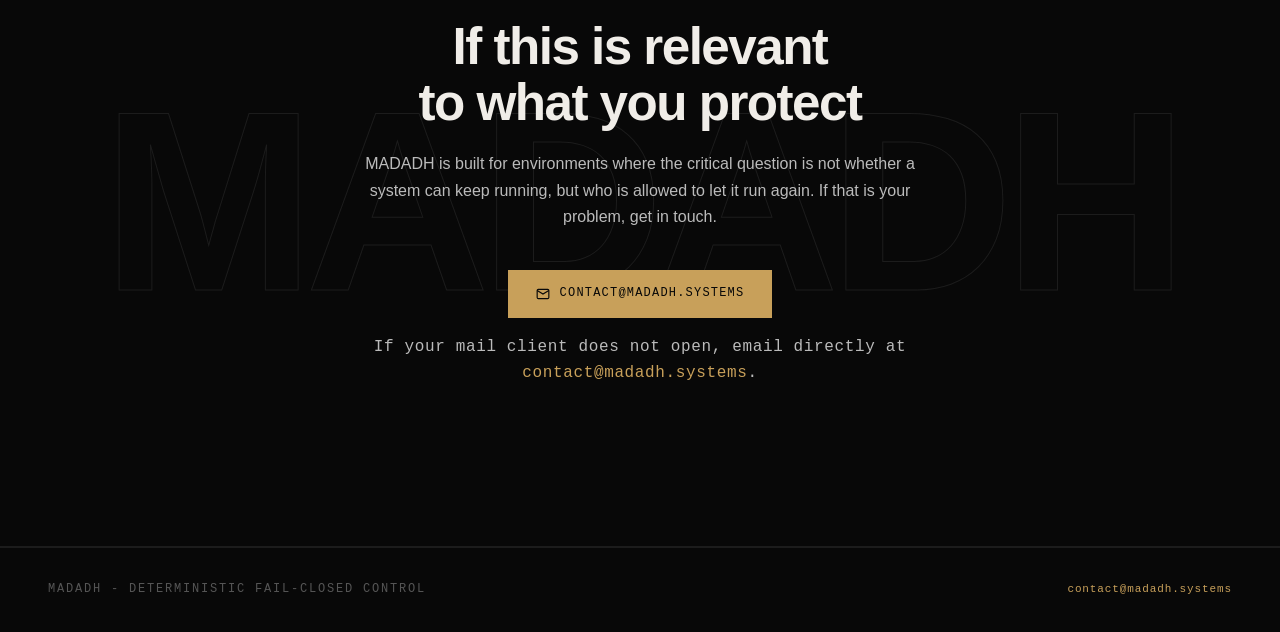
<file: index-3-fixed (1).html>
<!DOCTYPE html>
<html lang="en">
<head>
<meta charset="UTF-8">
<meta name="viewport" content="width=device-width, initial-scale=1.0">
<meta name="color-scheme" content="dark">
<title>MADADH - Deterministic Fail-Closed Control</title>
<script>document.documentElement.classList.add('js');</script>
<style>
  *, *::before, *::after { box-sizing: border-box; margin: 0; padding: 0; }

  :root {
    --black:   #080808;
    --off:     #0f0f0f;
    --border:  #1c1c1c;
    --dim:     #2a2a2a;
    --muted:   #555;
    --mid:     #888;
    --light:   #bbb;
    --white:   #f0ede8;
    --amber:   #c8a05a;
    --amber2:  #e8b96a;
    --red:     #8b2020;
    --redglow: rgba(139,32,32,0.15);
  }

  html { scroll-behavior: auto; }

  body {
    background: var(--black);
    color: var(--white);
    font-family: 'Syne', Inter, 'Segoe UI', Arial, sans-serif;
    font-weight: 400;
    line-height: 1.6;
    overflow-x: hidden;
  }

  /* ---- NOISE OVERLAY ---- */
  body::before {
    content: '';
    position: fixed;
    inset: 0;
    background-image: url("data:image/svg+xml,%3Csvg viewBox='0 0 256 256' xmlns='http://www.w3.org/2000/svg'%3E%3Cfilter id='n'%3E%3CfeTurbulence type='fractalNoise' baseFrequency='0.9' numOctaves='4' stitchTiles='stitch'/%3E%3C/filter%3E%3Crect width='100%25' height='100%25' filter='url(%23n)' opacity='0.035'/%3E%3C/svg%3E");
    background-size: 200px 200px;
    pointer-events: none;
    z-index: 0;
    opacity: 0.6;
  }

  /* ---- TOP BAR ---- */
  header {
    position: fixed;
    top: 0; left: 0; right: 0;
    z-index: 100;
    border-bottom: 1px solid var(--border);
    background: rgba(8,8,8,0.92);
    backdrop-filter: blur(12px);
    padding: 0 48px;
    height: 56px;
    display: flex;
    align-items: center;
    justify-content: space-between;
  }

  .logo {
    font-family: 'JetBrains Mono', 'SFMono-Regular', Consolas, 'Liberation Mono', Menlo, monospace;
    font-weight: 500;
    font-size: 13px;
    letter-spacing: 0.2em;
    color: var(--amber);
    text-transform: uppercase;
    text-decoration: none;
  }

  nav {
    display: flex;
    gap: 36px;
    align-items: center;
  }

  nav a {
    font-family: 'JetBrains Mono', 'SFMono-Regular', Consolas, 'Liberation Mono', Menlo, monospace;
    font-size: 11px;
    letter-spacing: 0.12em;
    text-transform: uppercase;
    color: var(--muted);
    text-decoration: none;
    transition: color 0.2s;
  }

  nav a:hover { color: var(--white); }

  .nav-contact {
    border: 1px solid var(--dim);
    padding: 7px 18px;
    color: var(--amber) !important;
    border-color: var(--amber) !important;
    transition: background 0.2s, color 0.2s !important;
  }

  .nav-contact:hover {
    background: var(--amber) !important;
    color: var(--black) !important;
  }

  /* ---- HERO ---- */
  .hero {
    min-height: 100vh;
    display: flex;
    flex-direction: column;
    justify-content: center;
    padding: 120px 48px 80px;
    position: relative;
    border-bottom: 1px solid var(--border);
  }

  .hero-grid-line {
    position: absolute;
    top: 0; bottom: 0;
    left: 50%;
    width: 1px;
    background: var(--border);
    opacity: 0.4;
  }

  .hero-corner {
    position: absolute;
    font-family: 'JetBrains Mono', 'SFMono-Regular', Consolas, 'Liberation Mono', Menlo, monospace;
    font-size: 10px;
    letter-spacing: 0.15em;
    color: var(--dim);
    text-transform: uppercase;
  }

  .hero-corner.tl { top: 72px; left: 48px; }
  .hero-corner.tr { top: 72px; right: 48px; text-align: right; }
  .hero-corner.bl { bottom: 32px; left: 48px; }
  .hero-corner.br { bottom: 32px; right: 48px; text-align: right; }

  .hero-eyebrow {
    font-family: 'JetBrains Mono', 'SFMono-Regular', Consolas, 'Liberation Mono', Menlo, monospace;
    font-size: 11px;
    letter-spacing: 0.25em;
    text-transform: uppercase;
    color: var(--amber);
    margin-bottom: 28px;
    opacity: 0;
    animation: fadeUp 0.8s ease forwards 0.2s;
  }

  .hero-title {
    font-size: clamp(52px, 8vw, 110px);
    font-weight: 800;
    line-height: 0.92;
    letter-spacing: -0.03em;
    max-width: 900px;
    opacity: 0;
    animation: fadeUp 0.8s ease forwards 0.4s;
  }

  .hero-title em {
    font-style: normal;
    color: var(--amber);
  }

  .hero-rule {
    width: 60px;
    height: 1px;
    background: var(--amber);
    margin: 40px 0;
    opacity: 0;
    animation: fadeUp 0.8s ease forwards 0.6s;
  }

  .hero-sub {
    font-size: 18px;
    font-weight: 400;
    color: var(--light);
    max-width: 560px;
    line-height: 1.65;
    opacity: 0;
    animation: fadeUp 0.8s ease forwards 0.7s;
  }

  .hero-sub strong {
    color: var(--white);
    font-weight: 600;
  }

  .hero-actions {
    display: flex;
    gap: 16px;
    margin-top: 48px;
    opacity: 0;
    animation: fadeUp 0.8s ease forwards 0.9s;
  }

  .btn-primary {
    display: inline-flex;
    align-items: center;
    gap: 10px;
    background: var(--amber);
    color: var(--black);
    font-family: 'JetBrains Mono', 'SFMono-Regular', Consolas, 'Liberation Mono', Menlo, monospace;
    font-size: 12px;
    font-weight: 500;
    letter-spacing: 0.1em;
    text-transform: uppercase;
    text-decoration: none;
    padding: 14px 28px;
    transition: background 0.2s, transform 0.15s;
  }

  .btn-primary:hover {
    background: var(--amber2);
    transform: translateY(-1px);
  }

  .btn-secondary {
    display: inline-flex;
    align-items: center;
    gap: 10px;
    border: 1px solid var(--dim);
    color: var(--light);
    font-family: 'JetBrains Mono', 'SFMono-Regular', Consolas, 'Liberation Mono', Menlo, monospace;
    font-size: 12px;
    font-weight: 400;
    letter-spacing: 0.1em;
    text-transform: uppercase;
    text-decoration: none;
    padding: 14px 28px;
    transition: border-color 0.2s, color 0.2s, transform 0.15s;
  }

  .btn-secondary:hover {
    border-color: var(--light);
    color: var(--white);
    transform: translateY(-1px);
  }

  /* ---- STATUS STRIP ---- */
  .status-strip {
    border-bottom: 1px solid var(--border);
    padding: 20px 48px;
    display: flex;
    gap: 48px;
    overflow-x: auto;
    background: var(--off);
  }

  .status-item {
    display: flex;
    align-items: center;
    gap: 10px;
    white-space: nowrap;
    font-family: 'JetBrains Mono', 'SFMono-Regular', Consolas, 'Liberation Mono', Menlo, monospace;
    font-size: 11px;
    letter-spacing: 0.08em;
    color: var(--mid);
    text-transform: uppercase;
  }

  .status-dot {
    width: 6px;
    height: 6px;
    border-radius: 50%;
    background: #2d8a4e;
    box-shadow: 0 0 6px rgba(45,138,78,0.7);
    flex-shrink: 0;
  }

  .status-dot.amber {
    background: var(--amber);
    box-shadow: 0 0 6px rgba(200,160,90,0.6);
  }

  /* ---- SECTION BASE ---- */
  section {
    padding: 100px 48px;
    border-bottom: 1px solid var(--border);
  }

  .section-label {
    font-family: 'JetBrains Mono', 'SFMono-Regular', Consolas, 'Liberation Mono', Menlo, monospace;
    font-size: 10px;
    letter-spacing: 0.3em;
    text-transform: uppercase;
    color: var(--amber);
    margin-bottom: 48px;
    display: flex;
    align-items: center;
    gap: 16px;
  }

  .section-label::after {
    content: '';
    flex: 1;
    max-width: 60px;
    height: 1px;
    background: var(--amber);
    opacity: 0.4;
  }

  /* ---- PRINCIPLE ---- */
  .principle-section {
    background: var(--off);
  }

  .principle-inner {
    max-width: 800px;
  }

  .principle-text {
    font-size: clamp(22px, 3vw, 32px);
    font-weight: 600;
    line-height: 1.4;
    letter-spacing: -0.01em;
    color: var(--white);
  }

  .principle-text span {
    color: var(--amber);
  }

  .principle-detail {
    margin-top: 32px;
    font-size: 16px;
    color: var(--light);
    line-height: 1.7;
    max-width: 640px;
  }

  /* ---- FOUR PILLARS ---- */
  .pillars-grid {
    display: grid;
    grid-template-columns: repeat(auto-fit, minmax(260px, 1fr));
    gap: 1px;
    background: var(--border);
    border: 1px solid var(--border);
    margin-top: 48px;
  }

  .pillar {
    background: var(--black);
    padding: 40px 36px;
    position: relative;
    overflow: hidden;
    transition: background 0.3s;
  }

  .pillar::before {
    content: '';
    position: absolute;
    top: 0; left: 0; right: 0;
    height: 2px;
    background: var(--amber);
    transform: scaleX(0);
    transform-origin: left;
    transition: transform 0.4s ease;
  }

  .pillar:hover { background: var(--off); }
  .pillar:hover::before { transform: scaleX(1); }

  .pillar-num {
    font-family: 'JetBrains Mono', 'SFMono-Regular', Consolas, 'Liberation Mono', Menlo, monospace;
    font-size: 10px;
    letter-spacing: 0.2em;
    color: var(--dim);
    text-transform: uppercase;
    margin-bottom: 20px;
  }

  .pillar-title {
    font-size: 18px;
    font-weight: 700;
    letter-spacing: -0.01em;
    margin-bottom: 12px;
    color: var(--white);
  }

  .pillar-body {
    font-size: 14px;
    color: var(--mid);
    line-height: 1.65;
  }

  /* ---- HALT MODEL ---- */
  .halt-section {
    background: var(--off);
  }

  .halt-layout {
    display: grid;
    grid-template-columns: 1fr 1fr;
    gap: 80px;
    align-items: start;
  }

  .halt-left h2 {
    font-size: clamp(28px, 3.5vw, 42px);
    font-weight: 700;
    letter-spacing: -0.02em;
    line-height: 1.2;
    margin-bottom: 24px;
  }

  .halt-left h2 em {
    font-style: normal;
    color: var(--amber);
  }

  .halt-left p {
    font-size: 15px;
    color: var(--light);
    line-height: 1.7;
    margin-bottom: 16px;
  }

  .halt-sequence {
    display: flex;
    flex-direction: column;
    gap: 0;
  }

  .halt-step {
    display: flex;
    gap: 20px;
    padding: 18px 0;
    border-bottom: 1px solid var(--border);
    position: relative;
  }

  .halt-step:last-child { border-bottom: none; }

  .step-num {
    font-family: 'JetBrains Mono', 'SFMono-Regular', Consolas, 'Liberation Mono', Menlo, monospace;
    font-size: 10px;
    letter-spacing: 0.1em;
    color: var(--amber);
    width: 28px;
    flex-shrink: 0;
    padding-top: 2px;
  }

  .step-text {
    font-size: 14px;
    color: var(--light);
    line-height: 1.5;
  }

  .step-text strong {
    color: var(--white);
    font-weight: 600;
  }

  /* ---- VERIFIED ---- */
  .verified-section { }

  .verified-intro {
    max-width: 600px;
    margin-bottom: 56px;
  }

  .verified-intro h2 {
    font-size: clamp(28px, 3.5vw, 42px);
    font-weight: 700;
    letter-spacing: -0.02em;
    margin-bottom: 16px;
  }

  .verified-intro h2 em {
    font-style: normal;
    color: var(--amber);
  }

  .verified-intro p {
    font-size: 15px;
    color: var(--light);
    line-height: 1.7;
  }

  .verified-grid {
    display: grid;
    grid-template-columns: repeat(auto-fit, minmax(300px, 1fr));
    gap: 1px;
    background: var(--border);
    border: 1px solid var(--border);
  }

  .verified-item {
    background: var(--black);
    padding: 32px 32px;
    display: flex;
    gap: 20px;
    transition: background 0.2s;
  }

  .verified-item:hover { background: var(--off); }

  .check-icon {
    width: 20px;
    height: 20px;
    flex-shrink: 0;
    margin-top: 1px;
    color: var(--amber);
  }

  .verified-text {
    font-size: 14px;
    color: var(--light);
    line-height: 1.55;
  }

  .verified-text strong {
    display: block;
    color: var(--white);
    font-weight: 600;
    font-size: 15px;
    margin-bottom: 4px;
  }

  /* ---- ROLES ---- */
  .roles-section {
    background: var(--off);
  }

  .roles-header {
    display: grid;
    grid-template-columns: 1fr 1fr;
    gap: 80px;
    margin-bottom: 56px;
    align-items: end;
  }

  .roles-header h2 {
    font-size: clamp(28px, 3.5vw, 42px);
    font-weight: 700;
    letter-spacing: -0.02em;
    line-height: 1.2;
  }

  .roles-header h2 em {
    font-style: normal;
    color: var(--amber);
  }

  .roles-header p {
    font-size: 15px;
    color: var(--light);
    line-height: 1.7;
  }

  .roles-table {
    width: 100%;
    border-collapse: collapse;
    border: 1px solid var(--border);
  }

  .roles-table th {
    font-family: 'JetBrains Mono', 'SFMono-Regular', Consolas, 'Liberation Mono', Menlo, monospace;
    font-size: 10px;
    letter-spacing: 0.2em;
    text-transform: uppercase;
    color: var(--muted);
    padding: 14px 24px;
    text-align: left;
    border-bottom: 1px solid var(--border);
    background: var(--black);
  }

  .roles-table td {
    padding: 20px 24px;
    font-size: 14px;
    color: var(--light);
    border-bottom: 1px solid var(--border);
    line-height: 1.5;
    vertical-align: top;
  }

  .roles-table tr:last-child td { border-bottom: none; }

  .roles-table tr:hover td { background: rgba(200,160,90,0.03); }

  .role-name {
    font-family: 'JetBrains Mono', 'SFMono-Regular', Consolas, 'Liberation Mono', Menlo, monospace;
    font-size: 13px;
    font-weight: 500;
    color: var(--amber);
    white-space: nowrap;
  }

  /* ---- CTA ---- */
  .cta-section {
    text-align: center;
    padding: 120px 48px;
    position: relative;
    overflow: hidden;
  }

  .cta-section::before {
    content: 'MADADH';
    position: absolute;
    top: 50%;
    left: 50%;
    transform: translate(-50%, -50%);
    font-size: clamp(120px, 20vw, 260px);
    font-weight: 800;
    letter-spacing: -0.04em;
    color: transparent;
    -webkit-text-stroke: 1px var(--border);
    white-space: nowrap;
    pointer-events: none;
    user-select: none;
  }

  .cta-inner {
    position: relative;
    z-index: 1000;
    max-width: 600px;
    margin: 0 auto;
  }

  .cta-eyebrow {
    font-family: 'JetBrains Mono', 'SFMono-Regular', Consolas, 'Liberation Mono', Menlo, monospace;
    font-size: 11px;
    letter-spacing: 0.25em;
    text-transform: uppercase;
    color: var(--amber);
    margin-bottom: 24px;
  }

  .cta-section h2 {
    font-size: clamp(32px, 4vw, 52px);
    font-weight: 800;
    letter-spacing: -0.03em;
    line-height: 1.1;
    margin-bottom: 20px;
  }

  .cta-section p {
    font-size: 16px;
    color: var(--light);
    line-height: 1.65;
    margin-bottom: 40px;
  }

  .cta-section .btn-primary {
    display: inline-flex;
    position: relative;
    z-index: 1000;
  }
  footer {
    padding: 32px 48px;
    border-top: 1px solid var(--border);
    display: flex;
    justify-content: space-between;
    align-items: center;
  }

  .footer-brand {
    font-family: 'JetBrains Mono', 'SFMono-Regular', Consolas, 'Liberation Mono', Menlo, monospace;
    font-size: 12px;
    letter-spacing: 0.15em;
    color: var(--muted);
    text-transform: uppercase;
  }

  .footer-right {
    font-family: 'JetBrains Mono', 'SFMono-Regular', Consolas, 'Liberation Mono', Menlo, monospace;
    font-size: 11px;
    color: var(--muted);
    letter-spacing: 0.08em;
  }

  .footer-right a {
    color: var(--amber);
    text-decoration: none;
  }

  .footer-right a:hover {
    color: var(--amber2);
  }


  a, button {
    -webkit-tap-highlight-color: transparent;
  }

  a:focus-visible,
  button:focus-visible {
    outline: 2px solid var(--amber2);
    outline-offset: 3px;
  }

  section[id] {
    scroll-margin-top: 76px;
  }

  .cta-fallback {
    margin-top: 16px;
    font-family: 'JetBrains Mono', 'SFMono-Regular', Consolas, 'Liberation Mono', Menlo, monospace;
    font-size: 12px;
    letter-spacing: 0.04em;
    color: var(--mid);
    line-height: 1.6;
  }

  .cta-fallback a {
    color: var(--amber);
    text-decoration: none;
  }

  .cta-fallback a:hover {
    color: var(--amber2);
  }

  .js .reveal {
    opacity: 0;
    transform: translateY(24px);
    transition: opacity 0.7s ease, transform 0.7s ease;
  }

  .reveal {
    opacity: 1;
    transform: none;
  }

  /* ---- ANIMATIONS ---- */
  @keyframes fadeUp {
    from { opacity: 0; transform: translateY(20px); }
    to   { opacity: 1; transform: translateY(0); }
  }

  .reveal.visible {
    opacity: 1;
    transform: translateY(0);
  }

  /* ---- RESPONSIVE ---- */
  @media (max-width: 900px) {
    header {
      padding: 0 24px;
      align-items: flex-start;
      height: 98px;
      padding-top: 14px;
    }

    nav {
      position: absolute;
      left: 24px;
      right: 24px;
      bottom: 12px;
      display: flex;
      gap: 18px;
      overflow-x: auto;
      padding-bottom: 2px;
      justify-content: flex-start;
      scrollbar-width: none;
      -ms-overflow-style: none;
    }

    nav::-webkit-scrollbar {
      display: none;
    }

    nav a {
      white-space: nowrap;
      flex-shrink: 0;
    }

    .hero { padding: 140px 24px 60px; }
    section { padding: 72px 24px; }
    section[id] { scroll-margin-top: 118px; }
    .status-strip { padding: 16px 24px; }
    .halt-layout { grid-template-columns: 1fr; gap: 48px; }
    .roles-header { grid-template-columns: 1fr; gap: 24px; }
    .roles-table {
      display: block;
      overflow-x: auto;
      white-space: nowrap;
    }
    .roles-table th,
    .roles-table td {
      white-space: normal;
      min-width: 220px;
    }
    .hero-actions {
      flex-direction: column;
      align-items: stretch;
    }
    .hero-actions a {
      justify-content: center;
    }
    footer { padding: 24px; flex-direction: column; gap: 12px; text-align: center; }
    .cta-section { padding: 80px 24px; }
    .hero-corner.tr, .hero-corner.br { display: none; }
  }

  @media (prefers-reduced-motion: reduce) {
    html { scroll-behavior: auto; }

    *, *::before, *::after {
      animation-duration: 0.01ms !important;
      animation-iteration-count: 1 !important;
      transition-duration: 0.01ms !important;
      scroll-behavior: auto !important;
    }

    .hero-eyebrow,
    .hero-title,
    .hero-rule,
    .hero-sub,
    .hero-actions,
    .reveal,
    .reveal.visible {
      opacity: 1 !important;
      transform: none !important;
      animation: none !important;
    }
  }
</style>
</head>
<body>

<!-- HEADER -->
<header>
  <a class="logo" href="#" aria-label="MADADH home">MADADH</a>
  <nav>
    <a href="#model" onclick="event.preventDefault();document.getElementById('model').scrollIntoView({behavior:'smooth'});">How It Works</a>
    <a href="#verified" onclick="event.preventDefault();document.getElementById('verified').scrollIntoView({behavior:'smooth'});">Verified</a>
    <a href="#roles" onclick="event.preventDefault();document.getElementById('roles').scrollIntoView({behavior:'smooth'});">Architecture</a>
    <a href="#contact" onclick="event.preventDefault();document.getElementById('contact').scrollIntoView({behavior:'smooth'});" class="nav-contact">Contact</a>
  </nav>
</header>

<!-- HERO -->
<section class="hero">
  <div class="hero-grid-line"></div>
  <div class="hero-corner tl">MADADH-CAP-01 &nbsp;/&nbsp; v1.0</div>
  <div class="hero-corner tr">Controlled External Use</div>
  <div class="hero-corner bl">madadh.systems</div>
  <div class="hero-corner br">Fail-Closed | Local | Deterministic</div>

  <div class="hero-eyebrow">Deterministic Fail-Closed Control System</div>

  <h1 class="hero-title">
    When trust<br>breaks,<br><em>it stops.</em>
  </h1>

  <div class="hero-rule"></div>

  <p class="hero-sub">
    MADADH enforces a single hard rule: when authority or integrity fails the protected runtime
    <strong>halts deterministically</strong>. It stays halted. It does not resume until the correct
    physical authorities and cryptographic validation are present.
  </p>

  <div class="hero-actions">
    <a href="#contact" class="btn-primary" onclick="event.preventDefault();document.getElementById('contact').scrollIntoView({behavior:'smooth'});">
      <svg width="14" height="14" viewBox="0 0 24 24" fill="none" stroke="currentColor" stroke-width="2"><path d="M4 4h16c1.1 0 2 .9 2 2v12c0 1.1-.9 2-2 2H4c-1.1 0-2-.9-2-2V6c0-1.1.9-2 2-2z"/><polyline points="22,6 12,12 2,6"/></svg>
      Get in Touch
    </a>
    <a href="#model" class="btn-secondary" onclick="event.preventDefault();document.getElementById('model').scrollIntoView({behavior:'smooth'});">
      <svg width="14" height="14" viewBox="0 0 24 24" fill="none" stroke="currentColor" stroke-width="2"><circle cx="12" cy="12" r="10"/><polyline points="12,6 12,12 16,14"/></svg>
      View Recovery Sequence
    </a>
  </div>
</section>

<!-- STATUS STRIP -->
<div class="status-strip">
  <div class="status-item"><span class="status-dot"></span> Authority Enforcement Active</div>
  <div class="status-item"><span class="status-dot"></span> Latch Persistence Verified</div>
  <div class="status-item"><span class="status-dot"></span> Dual-Physical Recovery Validated</div>
  <div class="status-item"><span class="status-dot"></span> Replay Protection Confirmed</div>
  <div class="status-item"><span class="status-dot amber"></span> Chaos and Soak Testing Passed</div>
</div>

<!-- PRINCIPLE -->
<section class="principle-section" id="principle">
  <div class="section-label">Core Principle</div>
  <div class="principle-inner reveal">
    <p class="principle-text">
      MADADH is not a convenience layer. It is not a permissive orchestration system.
      It is a local <span>fail-closed enforcement capability</span> built for environments
      where continued execution under broken trust is unacceptable.
    </p>
    <p class="principle-detail">
      Most systems fail gracefully. They degrade, retry, and assume. MADADH does none of that.
      When a critical trust condition fails, the response is refusal. Persistent refusal.
      The system halts, records that halt in a durable latch, and holds that state until
      the correct physical and cryptographic conditions are satisfied by a human operator
      with the right tokens in hand.
    </p>
  </div>
</section>

<!-- FOUR PILLARS -->
<section id="pillars">
  <div class="section-label">What It Removes</div>
  <div class="pillars-grid reveal">
    <div class="pillar">
      <div class="pillar-num">01</div>
      <div class="pillar-title">Authority Ambiguity</div>
      <p class="pillar-body">Prevents a system from continuing because software assumes authority is still valid. Authority is continuously verified, not assumed.</p>
    </div>
    <div class="pillar">
      <div class="pillar-num">02</div>
      <div class="pillar-title">Recovery Ambiguity</div>
      <p class="pillar-body">Prevents a system from resuming because a fault appears to have disappeared or a component has been reconnected. Recovery requires explicit validation.</p>
    </div>
    <div class="pillar">
      <div class="pillar-num">03</div>
      <div class="pillar-title">State Ambiguity</div>
      <p class="pillar-body">Prevents a halted condition from being lost through reboot, restart, or process churn. The latch persists across all of these.</p>
    </div>
    <div class="pillar">
      <div class="pillar-num">04</div>
      <div class="pillar-title">Operator Ambiguity</div>
      <p class="pillar-body">Removes dependence on memory, intent, or informal procedure as the basis for safe recovery. Recovery is explicit, ordered, and cryptographically bound.</p>
    </div>
  </div>
</section>

<!-- HALT MODEL -->
<section class="halt-section" id="model">
  <div class="section-label">Recovery Sequence</div>
  <div class="halt-layout">
    <div class="halt-left reveal">
      <h2>Stop. Stay stopped.<br><em>Prove you can restart.</em></h2>
      <p>
        Once a halt condition is entered, MADADH records and maintains a persistent latch state.
        That latch survives reboot, service restart, process churn, and reconnection of any device.
      </p>
      <p>
        Return to operation requires two separate physical tokens and cryptographically signed
        clearance data bound to the specific machine, the specific halt event, and the current
        recovery window. Nothing else will do.
      </p>
      <p style="color: var(--amber); font-size: 14px; font-weight: 600; margin-top: 24px;">
        The master authority token alone is not sufficient. Both tokens must be present.
      </p>
    </div>
    <div class="halt-right reveal">
      <div class="halt-sequence">
        <div class="halt-step">
          <span class="step-num">01</span>
          <span class="step-text"><strong>Trust condition fails.</strong> Authority, integrity, or supervisory health breaks.</span>
        </div>
        <div class="halt-step">
          <span class="step-num">02</span>
          <span class="step-text"><strong>Deterministic halt.</strong> Protected runtime stopped. No degraded mode.</span>
        </div>
        <div class="halt-step">
          <span class="step-num">03</span>
          <span class="step-text"><strong>Latch established.</strong> Halt state recorded persistently. Survives reboot.</span>
        </div>
        <div class="halt-step">
          <span class="step-num">04</span>
          <span class="step-text"><strong>System denied.</strong> Restart blocked regardless of device reconnection.</span>
        </div>
        <div class="halt-step">
          <span class="step-num">05</span>
          <span class="step-text"><strong>Master token verified.</strong> Physical authority present and validated.</span>
        </div>
        <div class="halt-step">
          <span class="step-num">06</span>
          <span class="step-text"><strong>Clearance token verified.</strong> Second physical authority confirmed.</span>
        </div>
        <div class="halt-step">
          <span class="step-num">07</span>
          <span class="step-text"><strong>Signed clearance presented.</strong> Cryptographically bound to this instance, this halt, this window.</span>
        </div>
        <div class="halt-step">
          <span class="step-num">08</span>
          <span class="step-text"><strong>Monotonic and temporal checks pass.</strong> Replay and stale authorization rejected.</span>
        </div>
        <div class="halt-step">
          <span class="step-num">09</span>
          <span class="step-text"><strong>Latch cleared.</strong> Controlled restart permitted.</span>
        </div>
      </div>
    </div>
  </div>
</section>

<!-- VERIFIED -->
<section id="verified">
  <div class="section-label">Verified Behavior</div>
  <div class="verified-intro reveal">
    <h2>Not a claim.<br><em>A demonstrated result.</em></h2>
    <p>
      MADADH has been tested end-to-end under live conditions including chaos testing and
      extended soak runs. The following behaviors have been observed and evidenced, not assumed.
    </p>
  </div>
  <div class="verified-grid reveal">
    <div class="verified-item">
      <svg class="check-icon" viewBox="0 0 24 24" fill="none" stroke="currentColor" stroke-width="2"><polyline points="20,6 9,17 4,12"/></svg>
      <div class="verified-text">
        <strong>Live authority pull halt</strong>
        Deterministic halt on live removal of master authority token during operation.
      </div>
    </div>
    <div class="verified-item">
      <svg class="check-icon" viewBox="0 0 24 24" fill="none" stroke="currentColor" stroke-width="2"><polyline points="20,6 9,17 4,12"/></svg>
      <div class="verified-text">
        <strong>Latch persistence across reboot</strong>
        Halt state survives full system reboot. Restart remains blocked on return.
      </div>
    </div>
    <div class="verified-item">
      <svg class="check-icon" viewBox="0 0 24 24" fill="none" stroke="currentColor" stroke-width="2"><polyline points="20,6 9,17 4,12"/></svg>
      <div class="verified-text">
        <strong>Dual-physical recovery end-to-end</strong>
        Full recovery sequence validated with both physical tokens and signed clearance.
      </div>
    </div>
    <div class="verified-item">
      <svg class="check-icon" viewBox="0 0 24 24" fill="none" stroke="currentColor" stroke-width="2"><polyline points="20,6 9,17 4,12"/></svg>
      <div class="verified-text">
        <strong>Single-token restart denial</strong>
        Master authority token alone is insufficient. Restart correctly denied.
      </div>
    </div>
    <div class="verified-item">
      <svg class="check-icon" viewBox="0 0 24 24" fill="none" stroke="currentColor" stroke-width="2"><polyline points="20,6 9,17 4,12"/></svg>
      <div class="verified-text">
        <strong>Replay attack resistance</strong>
        Previously valid authorization rejected under monotonic and temporal controls.
      </div>
    </div>
    <div class="verified-item">
      <svg class="check-icon" viewBox="0 0 24 24" fill="none" stroke="currentColor" stroke-width="2"><polyline points="20,6 9,17 4,12"/></svg>
      <div class="verified-text">
        <strong>Integrity failure halt</strong>
        Deterministic halt on runtime integrity verification failure.
      </div>
    </div>
    <div class="verified-item">
      <svg class="check-icon" viewBox="0 0 24 24" fill="none" stroke="currentColor" stroke-width="2"><polyline points="20,6 9,17 4,12"/></svg>
      <div class="verified-text">
        <strong>Chaos and soak testing</strong>
        System behavior confirmed stable under extended runtime stress and injected fault conditions.
      </div>
    </div>
    <div class="verified-item">
      <svg class="check-icon" viewBox="0 0 24 24" fill="none" stroke="currentColor" stroke-width="2"><polyline points="20,6 9,17 4,12"/></svg>
      <div class="verified-text">
        <strong>Stale clearance rejection</strong>
        Expired or window-invalid clearance data correctly rejected. Restart denied.
      </div>
    </div>
  </div>
</section>

<!-- ROLES / ARCHITECTURE -->
<section class="roles-section" id="roles">
  <div class="section-label">Supervision Architecture</div>
  <div class="roles-header reveal">
    <h2>Four-role local<br><em>supervision model.</em></h2>
    <p>
      MADADH uses a local four-role architecture. State is exchanged through an atomic
      file-based bus. Supervisory logic is deterministic and locally self-contained.
      No remote orchestration. No cloud dependency. No ambiguity in decision flow.
    </p>
  </div>
  <table class="roles-table reveal">
    <thead>
      <tr>
        <th>Role</th>
        <th>Function</th>
      </tr>
    </thead>
    <tbody>
      <tr>
        <td><span class="role-name">Master</span></td>
        <td>Validates authority state and master control conditions on a continuous basis. Physical hardware token binding enforced throughout operation.</td>
      </tr>
      <tr>
        <td><span class="role-name">Heartbeat</span></td>
        <td>Monitors runtime continuity and expected supervisory presence. Detects loss of control-plane coherence.</td>
      </tr>
      <tr>
        <td><span class="role-name">Health</span></td>
        <td>Evaluates protected runtime and control-plane health conditions. Triggers halt on defined failure states.</td>
      </tr>
      <tr>
        <td><span class="role-name">Bridge</span></td>
        <td>Handles local state exchange, event movement, and control communication across the local bus.</td>
      </tr>
    </tbody>
  </table>
</section>

<!-- CTA -->
<section class="cta-section" id="contact">
  <div class="cta-inner reveal">
    <div class="cta-eyebrow">Contact</div>
    <h2>If this is relevant<br>to what you protect</h2>
    <p>
      MADADH is built for environments where the critical question is not whether
      a system can keep running, but who is allowed to let it run again.
      If that is your problem, get in touch.
    </p>
    <a href="mailto:contact@madadh.systems" class="btn-primary" aria-label="Email MADADH at contact@madadh.systems">
      <svg width="14" height="14" viewBox="0 0 24 24" fill="none" stroke="currentColor" stroke-width="2"><path d="M4 4h16c1.1 0 2 .9 2 2v12c0 1.1-.9 2-2 2H4c-1.1 0-2-.9-2-2V6c0-1.1.9-2 2-2z"/><polyline points="22,6 12,12 2,6"/></svg>
      contact@madadh.systems
    </a>
    <p class="cta-fallback">If your mail client does not open, email directly at <a href="mailto:contact@madadh.systems">contact@madadh.systems</a>.</p>
  </div>
</section>

<!-- FOOTER -->
<footer>
  <span class="footer-brand">MADADH - Deterministic Fail-Closed Control</span>
  <span class="footer-right"><a href="mailto:contact@madadh.systems" aria-label="Email MADADH at contact@madadh.systems">contact@madadh.systems</a></span>
</footer>

<script>
  const decorativeIcons = document.querySelectorAll('.hero-actions svg, .verified-item svg, .cta-section svg');
  decorativeIcons.forEach(icon => {
    icon.setAttribute('aria-hidden', 'true');
    icon.setAttribute('focusable', 'false');
  });

  const reveals = document.querySelectorAll('.reveal');

  if ('IntersectionObserver' in window) {
    const io = new IntersectionObserver((entries) => {
      entries.forEach((entry) => {
        if (entry.isIntersecting) {
          entry.target.classList.add('visible');
          io.unobserve(entry.target);
        }
      });
    }, { threshold: 0.1, rootMargin: '0px 0px -40px 0px' });

    reveals.forEach((element) => io.observe(element));
  } else {
    reveals.forEach((element) => element.classList.add('visible'));
  }
</script>

</body>
</html>
</file>
<file: style.css>
@import url('https://fonts.googleapis.com/css2?family=JetBrains+Mono:wght@300;400;500&family=Syne:wght@400;600;700;800&display=swap');

*, *::before, *::after { box-sizing: border-box; margin: 0; padding: 0; }

:root {
  --black:   #080808;
  --off:     #0f0f0f;
  --border:  #1c1c1c;
  --dim:     #2a2a2a;
  --muted:   #555;
  --mid:     #888;
  --light:   #bbb;
  --white:   #f0ede8;
  --amber:   #c8a05a;
  --amber2:  #e8b96a;
  --red:     #8b2020;
  --redglow: rgba(139,32,32,0.15);
}

html { scroll-behavior: auto; }

body {
  background: var(--black);
  color: var(--white);
  font-family: 'Syne', Inter, 'Segoe UI', Arial, sans-serif;
  font-weight: 400;
  line-height: 1.6;
  overflow-x: hidden;
}

body::before {
  content: '';
  position: fixed;
  inset: 0;
  background-image: url("data:image/svg+xml,%3Csvg viewBox='0 0 256 256' xmlns='http://www.w3.org/2000/svg'%3E%3Cfilter id='n'%3E%3CfeTurbulence type='fractalNoise' baseFrequency='0.9' numOctaves='4' stitchTiles='stitch'/%3E%3C/filter%3E%3Crect width='100%25' height='100%25' filter='url(%23n)' opacity='0.035'/%3E%3C/svg%3E");
  background-size: 200px 200px;
  pointer-events: none;
  z-index: 0;
  opacity: 0.6;
}

header {
  position: fixed;
  top: 0; left: 0; right: 0;
  z-index: 100;
  border-bottom: 1px solid var(--border);
  background: rgba(8,8,8,0.92);
  backdrop-filter: blur(12px);
  padding: 0 48px;
  height: 56px;
  display: flex;
  align-items: center;
  justify-content: space-between;
}

.logo {
  font-family: 'JetBrains Mono', monospace;
  font-weight: 500;
  font-size: 13px;
  letter-spacing: 0.2em;
  color: var(--amber);
  text-transform: uppercase;
  text-decoration: none;
}

nav {
  display: flex;
  gap: 36px;
  align-items: center;
}

nav a {
  font-family: 'JetBrains Mono', monospace;
  font-size: 11px;
  letter-spacing: 0.12em;
  text-transform: uppercase;
  color: var(--muted);
  text-decoration: none;
  transition: color 0.2s;
}

nav a:hover, nav a.active { color: var(--white); }

.nav-contact {
  border: 1px solid var(--dim);
  padding: 7px 18px;
  color: var(--amber) !important;
  border-color: var(--amber) !important;
  transition: background 0.2s, color 0.2s !important;
}

.nav-contact:hover {
  background: var(--amber) !important;
  color: var(--black) !important;
}

section {
  padding: 100px 48px;
  border-bottom: 1px solid var(--border);
  position: relative;
  z-index: 1;
}

.section-label {
  font-family: 'JetBrains Mono', monospace;
  font-size: 10px;
  letter-spacing: 0.3em;
  text-transform: uppercase;
  color: var(--amber);
  margin-bottom: 48px;
  display: flex;
  align-items: center;
  gap: 16px;
}

.section-label::after {
  content: '';
  flex: 1;
  max-width: 60px;
  height: 1px;
  background: var(--amber);
  opacity: 0.4;
}

.page-hero {
  padding: 140px 48px 80px;
  border-bottom: 1px solid var(--border);
  position: relative;
  z-index: 1;
}

.page-hero-eyebrow {
  font-family: 'JetBrains Mono', monospace;
  font-size: 11px;
  letter-spacing: 0.25em;
  text-transform: uppercase;
  color: var(--amber);
  margin-bottom: 24px;
}

.page-hero h1 {
  font-size: clamp(40px, 6vw, 80px);
  font-weight: 800;
  line-height: 0.95;
  letter-spacing: -0.03em;
  max-width: 800px;
  margin-bottom: 32px;
}

.page-hero h1 em {
  font-style: normal;
  color: var(--amber);
}

.page-hero-rule {
  width: 60px;
  height: 1px;
  background: var(--amber);
  margin-bottom: 32px;
}

.page-hero p {
  font-size: 18px;
  color: var(--light);
  max-width: 560px;
  line-height: 1.65;
}

.btn-primary {
  display: inline-flex;
  align-items: center;
  gap: 10px;
  background: var(--amber);
  color: var(--black);
  font-family: 'JetBrains Mono', monospace;
  font-size: 12px;
  font-weight: 500;
  letter-spacing: 0.1em;
  text-transform: uppercase;
  text-decoration: none;
  padding: 14px 28px;
  transition: background 0.2s, transform 0.15s;
}

.btn-primary:hover {
  background: var(--amber2);
  transform: translateY(-1px);
}

.btn-secondary {
  display: inline-flex;
  align-items: center;
  gap: 10px;
  border: 1px solid var(--dim);
  color: var(--light);
  font-family: 'JetBrains Mono', monospace;
  font-size: 12px;
  font-weight: 400;
  letter-spacing: 0.1em;
  text-transform: uppercase;
  text-decoration: none;
  padding: 14px 28px;
  transition: border-color 0.2s, color 0.2s, transform 0.15s;
}

.btn-secondary:hover {
  border-color: var(--light);
  color: var(--white);
  transform: translateY(-1px);
}

.status-strip {
  border-bottom: 1px solid var(--border);
  padding: 20px 48px;
  display: flex;
  gap: 48px;
  overflow-x: auto;
  background: var(--off);
  position: relative;
  z-index: 1;
}

.status-item {
  display: flex;
  align-items: center;
  gap: 10px;
  white-space: nowrap;
  font-family: 'JetBrains Mono', monospace;
  font-size: 11px;
  letter-spacing: 0.08em;
  color: var(--mid);
  text-transform: uppercase;
}

.status-dot {
  width: 6px;
  height: 6px;
  border-radius: 50%;
  background: #2d8a4e;
  box-shadow: 0 0 6px rgba(45,138,78,0.7);
  flex-shrink: 0;
}

.status-dot.amber {
  background: var(--amber);
  box-shadow: 0 0 6px rgba(200,160,90,0.6);
}

footer {
  padding: 32px 48px;
  border-top: 1px solid var(--border);
  display: flex;
  justify-content: space-between;
  align-items: center;
  position: relative;
  z-index: 1;
}

.footer-brand {
  font-family: 'JetBrains Mono', monospace;
  font-size: 11px;
  letter-spacing: 0.1em;
  color: var(--muted);
  text-transform: uppercase;
}

.footer-right {
  font-family: 'JetBrains Mono', monospace;
  font-size: 11px;
  letter-spacing: 0.08em;
  color: var(--muted);
}

.footer-right a {
  color: var(--amber);
  text-decoration: none;
}

.footer-nav {
  display: flex;
  gap: 32px;
}

.footer-nav a {
  font-family: 'JetBrains Mono', monospace;
  font-size: 10px;
  letter-spacing: 0.12em;
  text-transform: uppercase;
  color: var(--muted);
  text-decoration: none;
  transition: color 0.2s;
}

.footer-nav a:hover { color: var(--white); }

.js .reveal {
  opacity: 0;
  transform: translateY(24px);
  transition: opacity 0.7s ease, transform 0.7s ease;
}

.reveal { opacity: 1; transform: none; }

.reveal.visible {
  opacity: 1;
  transform: translateY(0);
}

@keyframes fadeUp {
  from { opacity: 0; transform: translateY(20px); }
  to   { opacity: 1; transform: translateY(0); }
}

@media (max-width: 900px) {
  header {
    padding: 0 24px;
    align-items: flex-start;
    height: 98px;
    padding-top: 14px;
  }
  nav {
    position: absolute;
    left: 24px; right: 24px; bottom: 12px;
    display: flex;
    gap: 18px;
    overflow-x: auto;
    padding-bottom: 2px;
    justify-content: flex-start;
    scrollbar-width: none;
    -ms-overflow-style: none;
  }
  nav::-webkit-scrollbar { display: none; }
  nav a { white-space: nowrap; flex-shrink: 0; }
  section { padding: 72px 24px; }
  .page-hero { padding: 120px 24px 60px; }
  .status-strip { padding: 16px 24px; }
  footer { padding: 24px; flex-direction: column; gap: 16px; text-align: center; }
  .footer-nav { flex-wrap: wrap; justify-content: center; }
}

@media (prefers-reduced-motion: reduce) {
  *, *::before, *::after {
    animation-duration: 0.01ms !important;
    transition-duration: 0.01ms !important;
  }
  .reveal, .reveal.visible { opacity: 1 !important; transform: none !important; }
}
</file>
